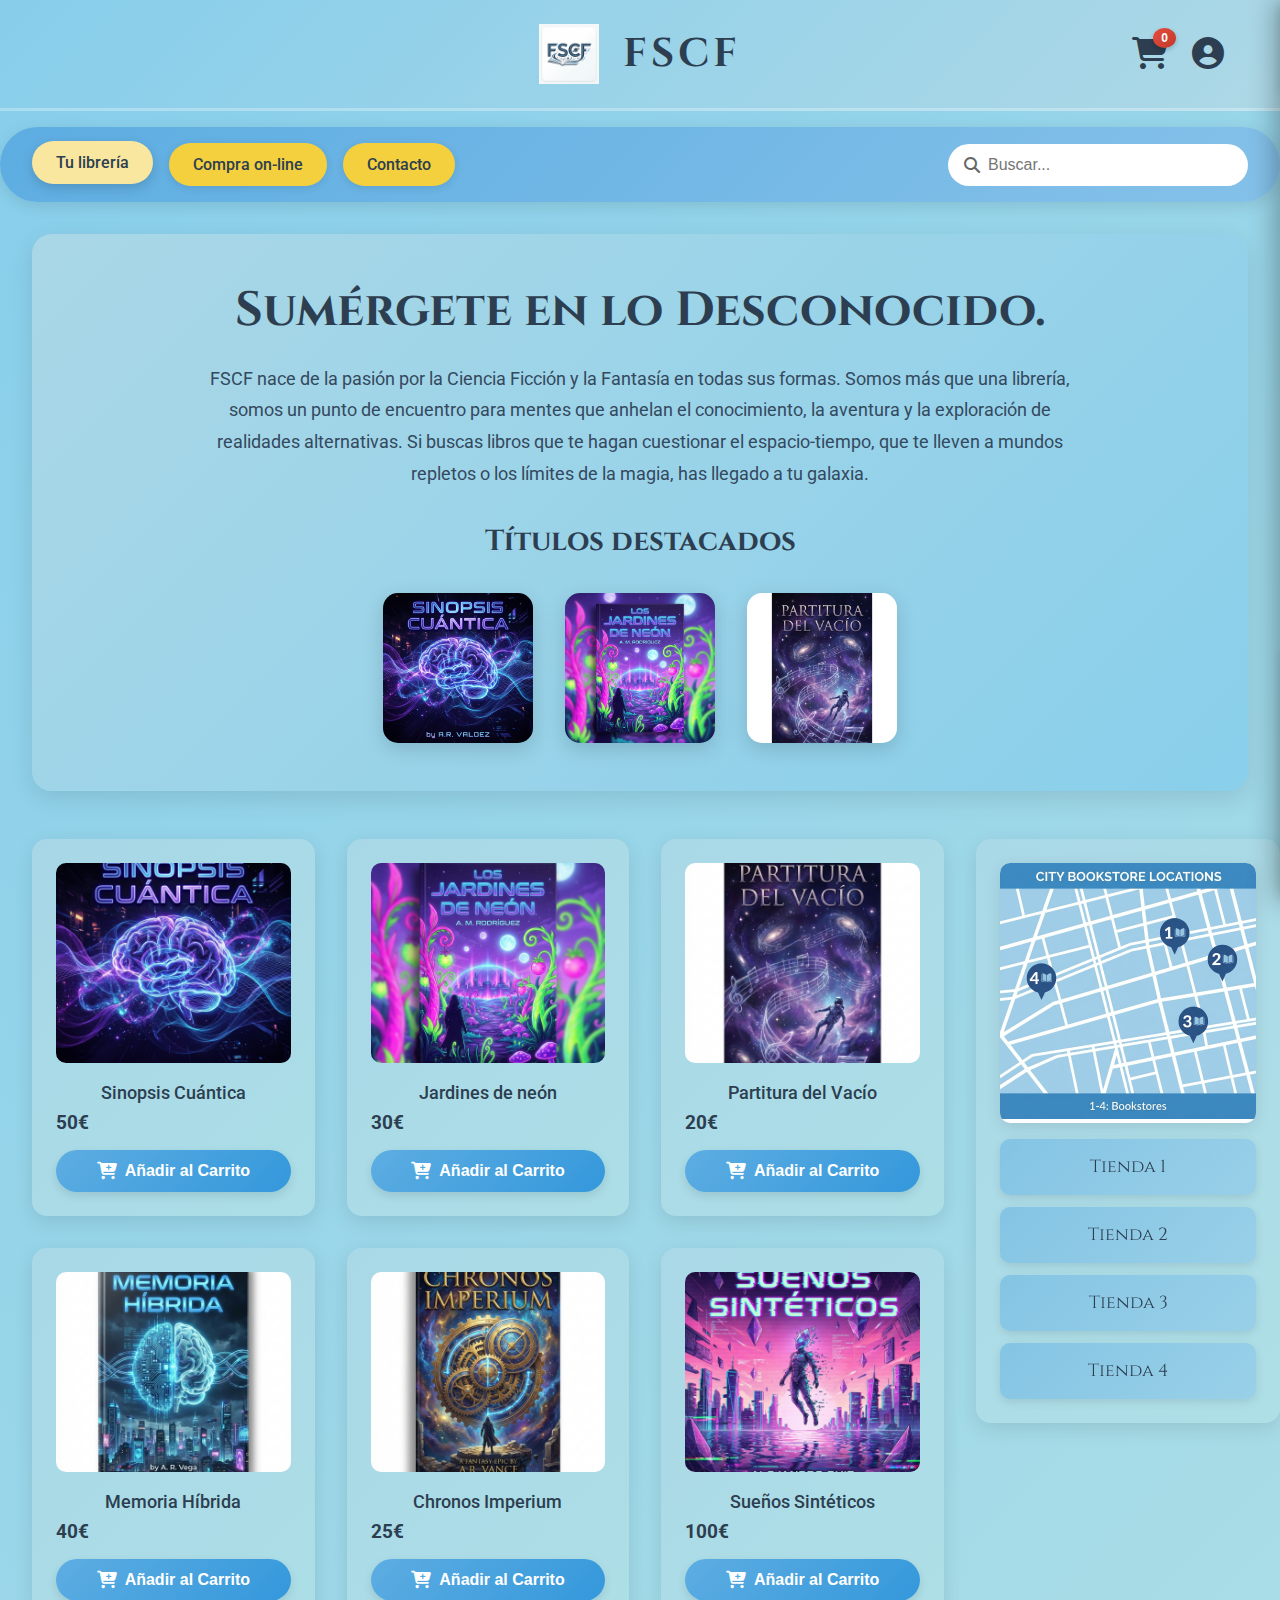
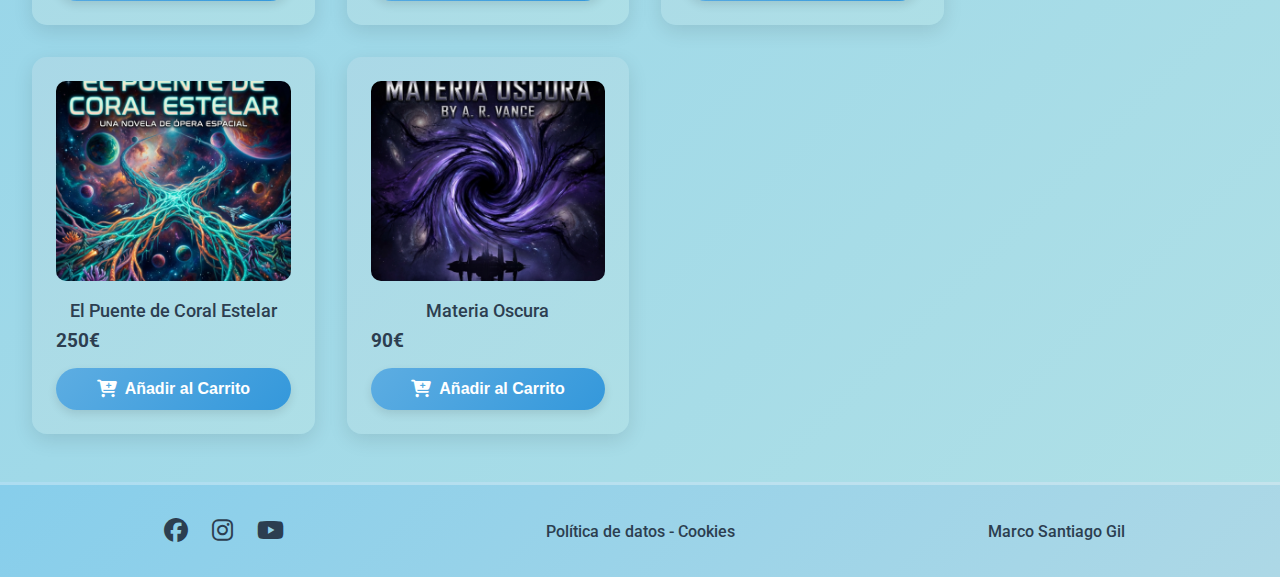
<file: milibreria/index.html>
<!DOCTYPE html>
<html lang="es">

<head>
    <meta charset="UTF-8">
    <meta name="viewport" content="width=device-width, initial-scale=1.0">
    <meta name="description"
        content="FSCF - Tu librería especializada en ciencia ficción y fantasía. Descubre títulos que te harán cuestionar el espacio-tiempo.">
    <title>FSCF - Mi Librería | Inicio</title>


    <link rel="preconnect" href="https://fonts.googleapis.com">
    <link rel="preconnect" href="https://fonts.gstatic.com" crossorigin>
    <link
        href="https://fonts.googleapis.com/css2?family=Cinzel:wght@400;600;700&family=Roboto:wght@300;400;500;700&display=swap"
        rel="stylesheet">


    <link rel="stylesheet" href="https://cdnjs.cloudflare.com/ajax/libs/font-awesome/6.4.0/css/all.min.css">


    <link rel="stylesheet" href="styles.css">
</head>

<body>

    <header>
        <div class="header-content">
            <img src="images/fscf-logo.png" alt="FSCF Logo" class="logo-image">
            <h1 class="logo">FSCF</h1>
            <div class="header-icons">
                <button class="cart-icon" id="cart-toggle" aria-label="Abrir carrito">
                    <i class="fas fa-shopping-cart"></i>
                    <span class="cart-badge" id="cart-badge">0</span>
                </button>
                <div class="user-icon">
                    <i class="fas fa-user-circle"></i>
                </div>
            </div>
        </div>
    </header>


    <nav>
        <div class="nav-content">
            <!-- Hamburger Menu Icon -->
            <button class="menu-toggle" id="menu-toggle" aria-label="Abrir menú">
                <i class="fas fa-bars"></i>
            </button>

            <!-- Navigation Menu -->
            <ul class="nav-menu" id="nav-menu">
                <li><a href="index.html" class="active">Tu librería</a></li>
                <li><a href="tienda.html">Compra on-line</a></li>
                <li><a href="#contacto">Contacto</a></li>
            </ul>

            <!-- Search Form -->
            <form class="search-form" id="search-form" role="search">
                <i class="fas fa-search"></i>
                <input type="search" placeholder="Buscar..." aria-label="Buscar libros">
            </form>
        </div>
    </nav>


    <main>

        <section class="hero-section">
            <h2 class="hero-title">Sumérgete en lo Desconocido.</h2>
            <p class="hero-description">
                FSCF nace de la pasión por la Ciencia Ficción y la Fantasía en todas sus formas. Somos más que una
                librería, somos un punto de encuentro para mentes que anhelan el conocimiento, la aventura y la
                exploración de realidades alternativas. Si buscas libros que te hagan cuestionar el espacio-tiempo, que
                te lleven a mundos repletos o los límites de la magia, has llegado a tu galaxia.
            </p>


            <h3 class="section-subtitle">Títulos destacados</h3>
            <div class="featured-books">
                <div class="featured-book">
                    <img src="images/book1.jpg" alt="Libro destacado 1">
                </div>
                <div class="featured-book">
                    <img src="images/book2.jpg" alt="Libro destacado 2">
                </div>
                <div class="featured-book">
                    <img src="images/book3.jpg" alt="Libro destacado 3">
                </div>
            </div>
        </section>


        <section class="products-section-with-sidebar">

            <div class="books-grid">

                <article class="product-card" data-id="1" data-name="Sinopsis Cuántica" data-price="50"
                    data-image="images/sinopsis-cuantica.jpg">
                    <img src="images/sinopsis-cuantica.jpg" alt="Sinopsis Cuántica">
                    <h3 class="product-title">Sinopsis Cuántica</h3>
                    <p class="product-price">50€</p>
                    <button class="add-to-cart-btn">
                        <i class="fas fa-cart-plus"></i>
                        Añadir al Carrito
                    </button>
                </article>


                <article class="product-card" data-id="2" data-name="Jardines de neón" data-price="30"
                    data-image="images/jardines-neon.jpg">
                    <img src="images/jardines-neon.jpg" alt="Los jardines de neón">
                    <h3 class="product-title">Jardines de neón</h3>
                    <p class="product-price">30€</p>
                    <button class="add-to-cart-btn">
                        <i class="fas fa-cart-plus"></i>
                        Añadir al Carrito
                    </button>
                </article>


                <article class="product-card" data-id="3" data-name="Partitura del Vacío" data-price="20"
                    data-image="images/partitura-vacio.jpg">
                    <img src="images/partitura-vacio.jpg" alt="Partitura del Vacío">
                    <h3 class="product-title">Partitura del Vacío</h3>
                    <p class="product-price">20€</p>
                    <button class="add-to-cart-btn">
                        <i class="fas fa-cart-plus"></i>
                        Añadir al Carrito
                    </button>
                </article>


                <article class="product-card" data-id="4" data-name="Memoria Híbrida" data-price="40"
                    data-image="images/memoria-hibrida.jpg">
                    <img src="images/memoria-hibrida.jpg" alt="Memoria Híbrida">
                    <h3 class="product-title">Memoria Híbrida</h3>
                    <p class="product-price">40€</p>
                    <button class="add-to-cart-btn">
                        <i class="fas fa-cart-plus"></i>
                        Añadir al Carrito
                    </button>
                </article>


                <article class="product-card" data-id="5" data-name="Chronos Imperium" data-price="25"
                    data-image="images/chronos-imperium.jpg">
                    <img src="images/chronos-imperium.jpg" alt="Chronos Imperium">
                    <h3 class="product-title">Chronos Imperium</h3>
                    <p class="product-price">25€</p>
                    <button class="add-to-cart-btn">
                        <i class="fas fa-cart-plus"></i>
                        Añadir al Carrito
                    </button>
                </article>


                <article class="product-card" data-id="6" data-name="Sueños Sintéticos" data-price="100"
                    data-image="images/suenos-sinteticos.jpg">
                    <img src="images/suenos-sinteticos.jpg" alt="Sueños Sintéticos">
                    <h3 class="product-title">Sueños Sintéticos</h3>
                    <p class="product-price">100€</p>
                    <button class="add-to-cart-btn">
                        <i class="fas fa-cart-plus"></i>
                        Añadir al Carrito
                    </button>
                </article>


                <article class="product-card" data-id="7" data-name="El Puente de Coral Estelar" data-price="250"
                    data-image="images/puente-coral.jpg">
                    <img src="images/puente-coral.jpg" alt="El Puente de Coral Estelar">
                    <h3 class="product-title">El Puente de Coral Estelar</h3>
                    <p class="product-price">250€</p>
                    <button class="add-to-cart-btn">
                        <i class="fas fa-cart-plus"></i>
                        Añadir al Carrito
                    </button>
                </article>


                <article class="product-card" data-id="8" data-name="Materia Oscura" data-price="90"
                    data-image="images/materia-oscura.jpg">
                    <img src="images/materia-oscura.jpg" alt="Materia Oscura">
                    <h3 class="product-title">Materia Oscura</h3>
                    <p class="product-price">90€</p>
                    <button class="add-to-cart-btn">
                        <i class="fas fa-cart-plus"></i>
                        Añadir al Carrito
                    </button>
                </article>
            </div>


            <aside class="map-stores-sidebar">
                <div class="sidebar-map">
                    <img src="images/map.jpg" alt="Mapa de ubicación de tiendas">
                </div>
                <div class="sidebar-stores">
                    <div class="sidebar-store-item">Tienda 1</div>
                    <div class="sidebar-store-item">Tienda 2</div>
                    <div class="sidebar-store-item">Tienda 3</div>
                    <div class="sidebar-store-item">Tienda 4</div>
                </div>
            </aside>
        </section>
    </main>


    <footer>
        <div class="footer-content">

            <div class="footer-column">
                <ul class="footer-links">
                    <li><a href="#"><i class="fab fa-facebook"></i></a></li>
                    <li><a href="#"><i class="fab fa-instagram"></i></a></li>
                    <li><a href="#"><i class="fab fa-youtube"></i></a></li>
                </ul>
            </div>


            <div class="footer-column">
                <p>Política de datos - Cookies</p>
            </div>


            <div class="footer-column">
                <p>Marco Santiago Gil</p>
            </div>
        </div>
    </footer>

    <!-- Shopping Cart Sidebar -->
    <div class="cart-sidebar" id="cart-sidebar">
        <div class="cart-header">
            <h2>
                <i class="fas fa-shopping-cart"></i>
                Mi Carrito
            </h2>
            <button class="cart-close" id="cart-close" aria-label="Cerrar carrito">
                <i class="fas fa-times"></i>
            </button>
        </div>

        <div class="cart-body" id="cart-body">
            <!-- Los productos se añadirán dinámicamente aquí -->
            <div class="cart-empty" id="cart-empty">
                <i class="fas fa-shopping-basket"></i>
                <p>Tu carrito está vacío</p>
                <p class="cart-empty-subtitle">¡Añade algunos libros!</p>
            </div>
        </div>

        <div class="cart-footer">
            <div class="cart-total">
                <span>Total:</span>
                <span class="cart-total-price" id="cart-total">0.00€</span>
            </div>
            <button class="cart-checkout-btn" id="cart-checkout">
                <i class="fas fa-credit-card"></i>
                Proceder al Pago
            </button>
            <button class="cart-clear-btn" id="cart-clear">
                <i class="fas fa-trash"></i>
                Vaciar Carrito
            </button>
        </div>
    </div>

    <!-- Cart Overlay -->
    <div class="cart-overlay" id="cart-overlay"></div>

    <!-- JavaScript -->
    <script src="cart.js"></script>
    <script src="shop.js"></script>
</body>

</html>
</file>
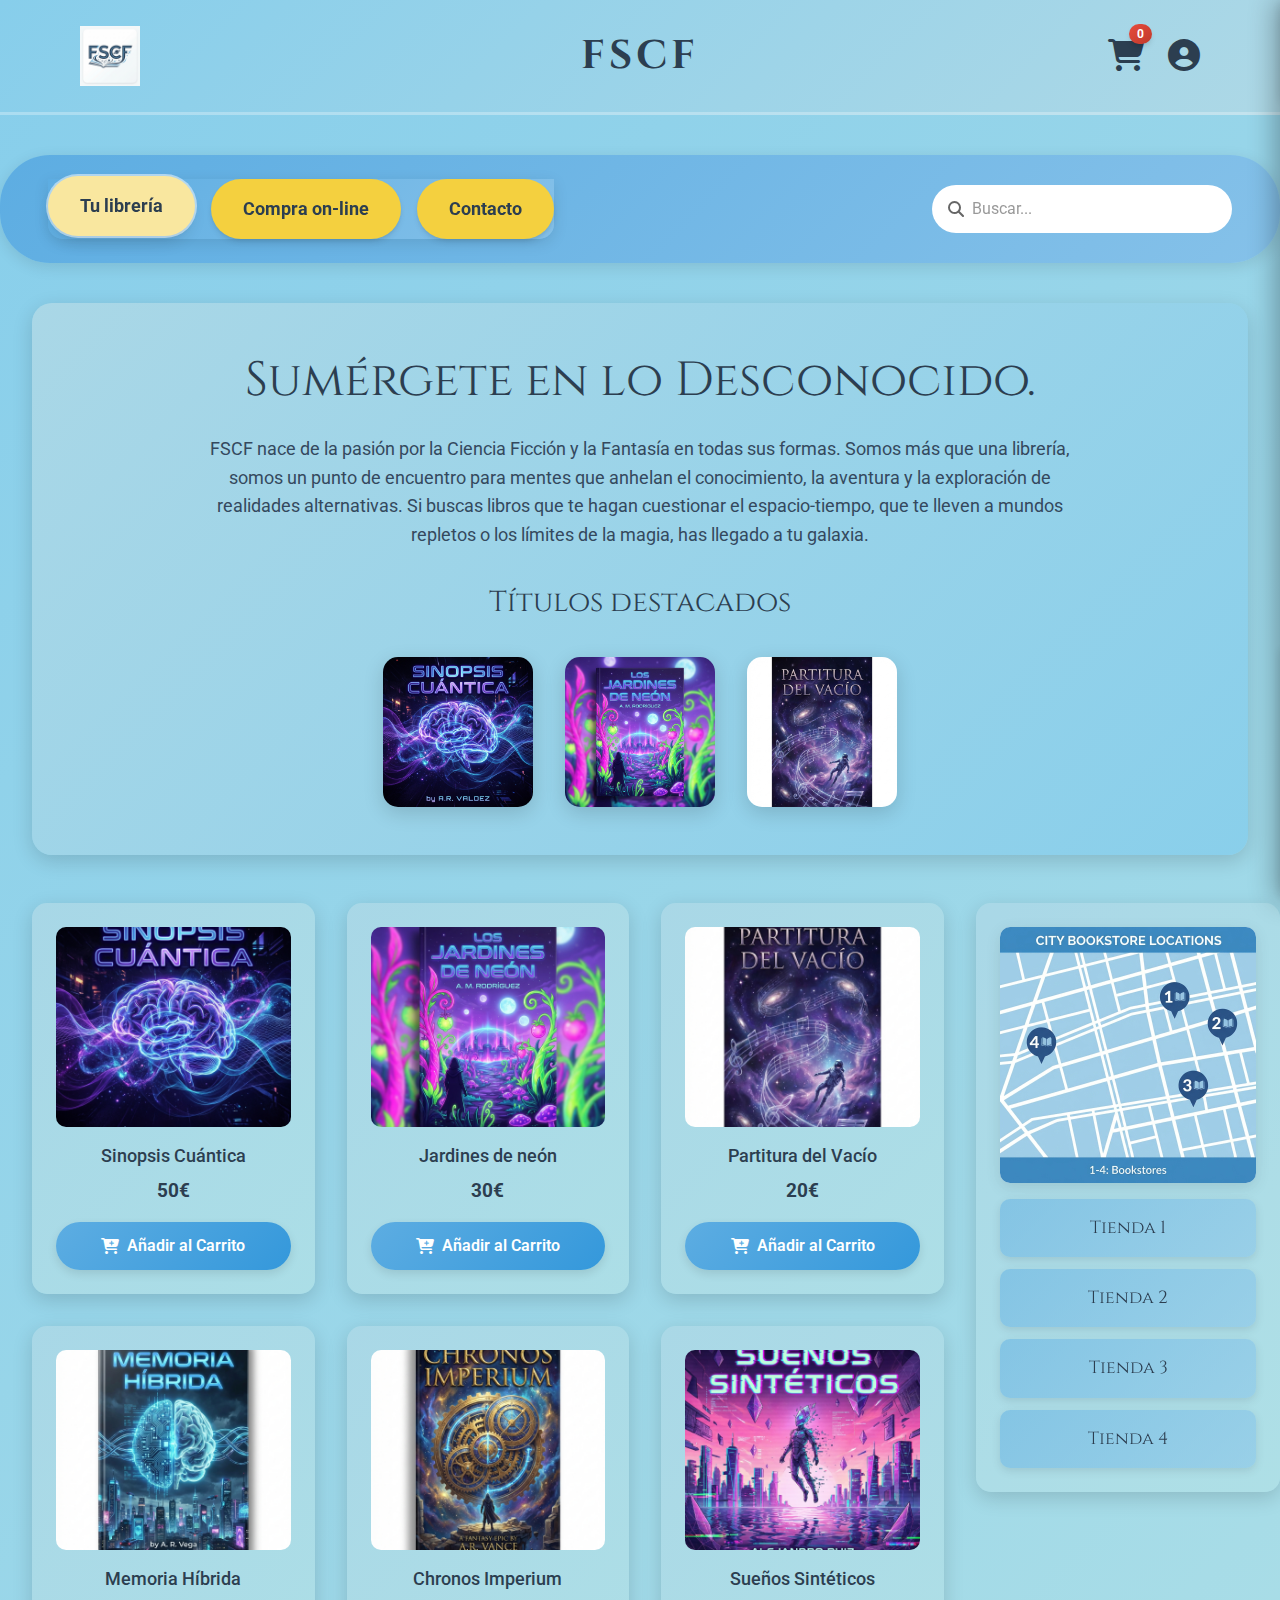
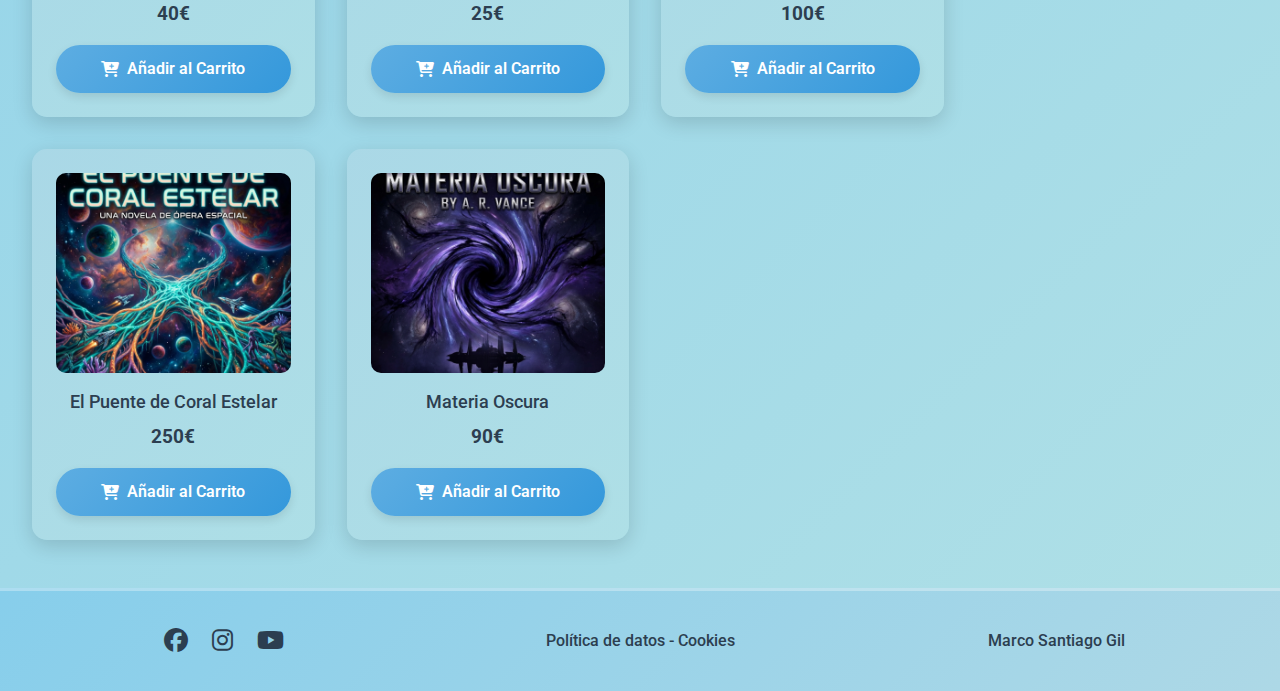
<file: milibreria_tailwind/index.html>
<!DOCTYPE html>
<html lang="es">

<head>
    <meta charset="UTF-8">
    <meta name="viewport" content="width=device-width, initial-scale=1.0">
    <meta name="description"
        content="FSCF - Tu librería especializada en ciencia ficción y fantasía. Descubre títulos que te harán cuestionar el espacio-tiempo.">
    <title>FSCF - Mi Librería | Inicio</title>


    <link rel="preconnect" href="https://fonts.googleapis.com">
    <link rel="preconnect" href="https://fonts.gstatic.com" crossorigin>
    <link
        href="https://fonts.googleapis.com/css2?family=Cinzel:wght@400;600;700&family=Roboto:wght@300;400;500;700&display=swap"
        rel="stylesheet">


    <link rel="stylesheet" href="https://cdnjs.cloudflare.com/ajax/libs/font-awesome/6.4.0/css/all.min.css">


    <link rel="stylesheet" href="tailwind.css">
</head>

<body>

    <header>
        <div class="header-content">
            <img src="images/fscf-logo.png" alt="FSCF Logo" class="logo-image">
            <h1 class="logo">FSCF</h1>
            <div class="header-icons">
                <button class="cart-icon" id="cart-toggle" aria-label="Abrir carrito">
                    <i class="fas fa-shopping-cart"></i>
                    <span class="cart-badge" id="cart-badge">0</span>
                </button>
                <div class="user-icon">
                    <i class="fas fa-user-circle"></i>
                </div>
            </div>
        </div>
    </header>


    <nav>
        <div class="nav-content">
            <!-- Hamburger Menu Icon -->
            <button class="menu-toggle" id="menu-toggle" aria-label="Abrir menú">
                <i class="fas fa-bars"></i>
            </button>

            <!-- Navigation Menu -->
            <ul class="nav-menu" id="nav-menu">
                <li><a href="index.html" class="active">Tu librería</a></li>
                <li><a href="tienda.html">Compra on-line</a></li>
                <li><a href="#contacto">Contacto</a></li>
            </ul>

            <!-- Search Form -->
            <form class="search-form" id="search-form" role="search">
                <i class="fas fa-search"></i>
                <input type="search" placeholder="Buscar..." aria-label="Buscar libros">
            </form>
        </div>
    </nav>


    <main>

        <section class="hero-section">
            <h2 class="hero-title">Sumérgete en lo Desconocido.</h2>
            <p class="hero-description">
                FSCF nace de la pasión por la Ciencia Ficción y la Fantasía en todas sus formas. Somos más que una
                librería, somos un punto de encuentro para mentes que anhelan el conocimiento, la aventura y la
                exploración de realidades alternativas. Si buscas libros que te hagan cuestionar el espacio-tiempo, que
                te lleven a mundos repletos o los límites de la magia, has llegado a tu galaxia.
            </p>


            <h3 class="section-subtitle">Títulos destacados</h3>
            <div class="featured-books">
                <div class="featured-book">
                    <img src="images/book1.jpg" alt="Libro destacado 1">
                </div>
                <div class="featured-book">
                    <img src="images/book2.jpg" alt="Libro destacado 2">
                </div>
                <div class="featured-book">
                    <img src="images/book3.jpg" alt="Libro destacado 3">
                </div>
            </div>
        </section>


        <section class="products-section-with-sidebar">

            <div class="books-grid">

                <article class="product-card" data-id="1" data-name="Sinopsis Cuántica" data-price="50"
                    data-image="images/sinopsis-cuantica.jpg">
                    <img src="images/sinopsis-cuantica.jpg" alt="Sinopsis Cuántica">
                    <h3 class="product-title">Sinopsis Cuántica</h3>
                    <p class="product-price">50€</p>
                    <button class="add-to-cart-btn">
                        <i class="fas fa-cart-plus"></i>
                        Añadir al Carrito
                    </button>
                </article>


                <article class="product-card" data-id="2" data-name="Jardines de neón" data-price="30"
                    data-image="images/jardines-neon.jpg">
                    <img src="images/jardines-neon.jpg" alt="Los jardines de neón">
                    <h3 class="product-title">Jardines de neón</h3>
                    <p class="product-price">30€</p>
                    <button class="add-to-cart-btn">
                        <i class="fas fa-cart-plus"></i>
                        Añadir al Carrito
                    </button>
                </article>


                <article class="product-card" data-id="3" data-name="Partitura del Vacío" data-price="20"
                    data-image="images/partitura-vacio.jpg">
                    <img src="images/partitura-vacio.jpg" alt="Partitura del Vacío">
                    <h3 class="product-title">Partitura del Vacío</h3>
                    <p class="product-price">20€</p>
                    <button class="add-to-cart-btn">
                        <i class="fas fa-cart-plus"></i>
                        Añadir al Carrito
                    </button>
                </article>


                <article class="product-card" data-id="4" data-name="Memoria Híbrida" data-price="40"
                    data-image="images/memoria-hibrida.jpg">
                    <img src="images/memoria-hibrida.jpg" alt="Memoria Híbrida">
                    <h3 class="product-title">Memoria Híbrida</h3>
                    <p class="product-price">40€</p>
                    <button class="add-to-cart-btn">
                        <i class="fas fa-cart-plus"></i>
                        Añadir al Carrito
                    </button>
                </article>


                <article class="product-card" data-id="5" data-name="Chronos Imperium" data-price="25"
                    data-image="images/chronos-imperium.jpg">
                    <img src="images/chronos-imperium.jpg" alt="Chronos Imperium">
                    <h3 class="product-title">Chronos Imperium</h3>
                    <p class="product-price">25€</p>
                    <button class="add-to-cart-btn">
                        <i class="fas fa-cart-plus"></i>
                        Añadir al Carrito
                    </button>
                </article>


                <article class="product-card" data-id="6" data-name="Sueños Sintéticos" data-price="100"
                    data-image="images/suenos-sinteticos.jpg">
                    <img src="images/suenos-sinteticos.jpg" alt="Sueños Sintéticos">
                    <h3 class="product-title">Sueños Sintéticos</h3>
                    <p class="product-price">100€</p>
                    <button class="add-to-cart-btn">
                        <i class="fas fa-cart-plus"></i>
                        Añadir al Carrito
                    </button>
                </article>


                <article class="product-card" data-id="7" data-name="El Puente de Coral Estelar" data-price="250"
                    data-image="images/puente-coral.jpg">
                    <img src="images/puente-coral.jpg" alt="El Puente de Coral Estelar">
                    <h3 class="product-title">El Puente de Coral Estelar</h3>
                    <p class="product-price">250€</p>
                    <button class="add-to-cart-btn">
                        <i class="fas fa-cart-plus"></i>
                        Añadir al Carrito
                    </button>
                </article>


                <article class="product-card" data-id="8" data-name="Materia Oscura" data-price="90"
                    data-image="images/materia-oscura.jpg">
                    <img src="images/materia-oscura.jpg" alt="Materia Oscura">
                    <h3 class="product-title">Materia Oscura</h3>
                    <p class="product-price">90€</p>
                    <button class="add-to-cart-btn">
                        <i class="fas fa-cart-plus"></i>
                        Añadir al Carrito
                    </button>
                </article>
            </div>


            <aside class="map-stores-sidebar">
                <div class="sidebar-map">
                    <img src="images/map.jpg" alt="Mapa de ubicación de tiendas">
                </div>
                <div class="sidebar-stores">
                    <div class="sidebar-store-item">Tienda 1</div>
                    <div class="sidebar-store-item">Tienda 2</div>
                    <div class="sidebar-store-item">Tienda 3</div>
                    <div class="sidebar-store-item">Tienda 4</div>
                </div>
            </aside>
        </section>
    </main>


    <footer>
        <div class="footer-content">

            <div class="footer-column">
                <ul class="footer-links">
                    <li><a href="#"><i class="fab fa-facebook"></i></a></li>
                    <li><a href="#"><i class="fab fa-instagram"></i></a></li>
                    <li><a href="#"><i class="fab fa-youtube"></i></a></li>
                </ul>
            </div>


            <div class="footer-column">
                <p>Política de datos - Cookies</p>
            </div>


            <div class="footer-column">
                <p>Marco Santiago Gil</p>
            </div>
        </div>
    </footer>

    <!-- Shopping Cart Sidebar -->
    <div class="cart-sidebar" id="cart-sidebar">
        <div class="cart-header">
            <h2>
                <i class="fas fa-shopping-cart"></i>
                Mi Carrito
            </h2>
            <button class="cart-close" id="cart-close" aria-label="Cerrar carrito">
                <i class="fas fa-times"></i>
            </button>
        </div>

        <div class="cart-body" id="cart-body">
            <!-- Los productos se añadirán dinámicamente aquí -->
            <div class="cart-empty" id="cart-empty">
                <i class="fas fa-shopping-basket"></i>
                <p>Tu carrito está vacío</p>
                <p class="cart-empty-subtitle">¡Añade algunos libros!</p>
            </div>
        </div>

        <div class="cart-footer">
            <div class="cart-total">
                <span>Total:</span>
                <span class="cart-total-price" id="cart-total">0.00€</span>
            </div>
            <button class="cart-checkout-btn" id="cart-checkout">
                <i class="fas fa-credit-card"></i>
                Proceder al Pago
            </button>
            <button class="cart-clear-btn" id="cart-clear">
                <i class="fas fa-trash"></i>
                Vaciar Carrito
            </button>
        </div>
    </div>

    <!-- Cart Overlay -->
    <div class="cart-overlay" id="cart-overlay"></div>

    <!-- JavaScript -->
    <script src="cart.js"></script>
    <script src="shop.js"></script>
</body>

</html>
</file>
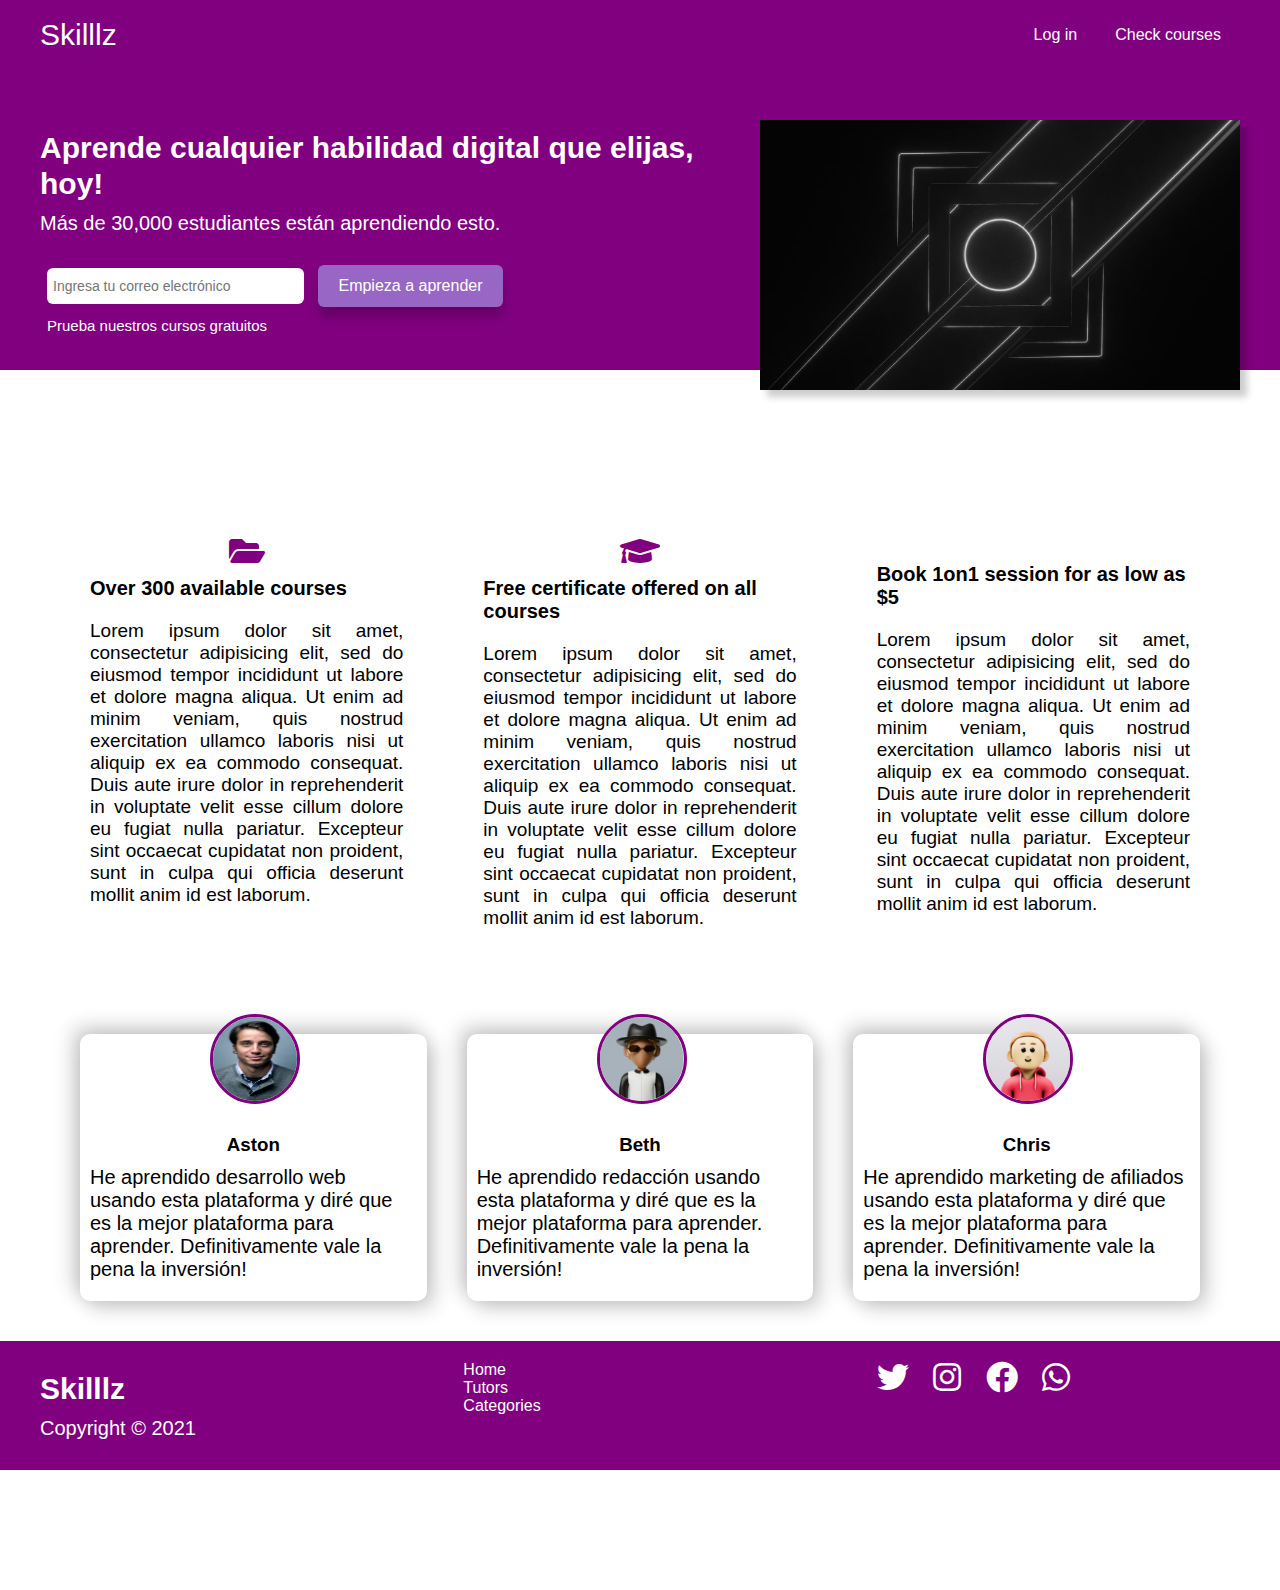
<file: Tutorial CSS Flexbox y CSS Grid/index.html>
<!doctype html>
<html lang="en">
  <head>
    <meta charset="UTF-8" />
    <meta name="viewport" content="width=device-width, initial-scale=1.0" />
    <meta http-equiv="X-UA-Compatible" content="ie=edge" />
    <title>Document</title>
    <link rel="stylesheet" href="./style.css" />
    <link
      rel="stylesheet"
      href="https://cdnjs.cloudflare.com/ajax/libs/font-awesome/5.15.4/css/all.min.css"
      integrity="sha512-1ycn6IcaQQ40/MKBW2W4Rhis/DbILU74C1vSrLJxCq57o941Ym01SwNsOMqvEBFlcgUa6xLiPY/NS5R+E6ztJQ=="
      crossorigin="anonymous"
      referrerpolicy="no-referrer"
    />
  </head>
  <body>
    <div class="navbar">
      <div class="container flex">
        <h1 class="logo">Skilllz</h1>
        <nav>
          <ul>
            <li class="nav"><a class="outline" href="">Log in</a></li>
            <li class="nav"><a href="" class="outline">Check courses</a></li>
          </ul>
        </nav>
      </div>
    </div>
    <section class="showcase">
      <div class="container">
        <div class="grid">
          <div class="grid-item-1">
            <div class="showcase-text">
                <h1>Aprende cualquier habilidad digital que elijas, hoy!</h1>
                <p class="supporting-text">
                  Más de 30,000 estudiantes están aprendiendo esto.
                </p>
            </div>
            <div class="showcase-form">
              <form action="">
                <input
                    type="email"
                    placeholder="Ingresa tu correo electrónico"
                />
                <input type="submit" class="btn" value="Empieza a aprender" />
              </form>
              <p class="little-info">Prueba nuestros cursos gratuitos</p>
            </div>
          </div>
          <div class="grid-item-2">
            <div class="image">
              <img src="./images/image1.png" alt="" />
            </div>
          </div>
        </div>
      </div>
    </section>
    <div class="lower-container container">
    <section class="stats">
      <div class="flex">
        <div class="stat">
            <i class="fa fa-folder-open fa-2x" aria-hidden="true"></i>
            <h3 class="title">Over 300 available courses</h3>
            <p class="text">Lorem ipsum dolor sit amet, consectetur adipisicing elit, sed do eiusmod tempor incididunt ut labore et dolore magna aliqua. Ut enim ad minim veniam, quis nostrud exercitation ullamco laboris nisi ut aliquip ex ea commodo consequat. Duis aute irure dolor in reprehenderit in voluptate velit esse cillum dolore eu fugiat nulla pariatur.
              Excepteur sint occaecat cupidatat non proident, sunt in culpa qui officia deserunt mollit anim id est laborum.</p>
        </div>
        <div class="stat">
            <i class="fa fa-graduation-cap fa-2x" aria-hidden="true"></i>
            <h3 class="title">Free certificate offered on all courses</h3>
            <p class="text">Lorem ipsum dolor sit amet, consectetur adipisicing elit, sed do eiusmod tempor incididunt ut labore et dolore magna aliqua. Ut enim ad minim veniam, quis nostrud exercitation ullamco laboris nisi ut aliquip ex ea commodo consequat. Duis aute irure dolor in reprehenderit in voluptate velit esse cillum dolore eu fugiat nulla pariatur.
              Excepteur sint occaecat cupidatat non proident, sunt in culpa qui officia deserunt mollit anim id est laborum.</p>
        </div>
        <div class="stat">
            <i class="fa fa-credit-card-alt fa-2x" aria-hidden="true"></i>
            <h3 class="title">Book 1on1 session for as low as $5</h3>
            <p class="text">Lorem ipsum dolor sit amet, consectetur adipisicing elit, sed do eiusmod tempor incididunt ut labore et dolore magna aliqua. Ut enim ad minim veniam, quis nostrud exercitation ullamco laboris nisi ut aliquip ex ea commodo consequat. Duis aute irure dolor in reprehenderit in voluptate velit esse cillum dolore eu fugiat nulla pariatur.
            Excepteur sint occaecat cupidatat non proident, sunt in culpa qui officia deserunt mollit anim id est laborum.</p>
        </div>
      </div>
    </section>
    <section class="testimonials">
      <div class="container">
        <div class="testimonial grid-3">
          <div class="card">
            <div class="circle">
              <img src="./images/image2.png" alt="">
            </div>
            <h3>Aston</h3>
            <p>He aprendido desarrollo web usando esta plataforma y diré que es la mejor plataforma para aprender. Definitivamente vale la pena la inversión!</p>
          </div>
          <div class="card">
            <div class="circle">
              <img src="./images/image3.png" alt="">
            </div>
            <h3>Beth</h3>
            <p>He aprendido redacción usando esta plataforma y diré que es la mejor plataforma para aprender. Definitivamente vale la pena la inversión!</p>
          </div>
          <div class="card">
            <div class="circle">
              <img src="./images/image4.png" alt="">
            </div>
            <h3>Chris</h3>
            <p>He aprendido marketing de afiliados usando esta plataforma y diré que es la mejor plataforma para aprender. Definitivamente vale la pena la inversión!</p>
          </div>
        </div>
      </div>
    </section>
    <footer>
      <div class="container grid-3">
        <div class="copyright">
          <h1>Skilllz</h1>
          <p>Copyright &copy; 2021</p>
        </div>
        <nav class="links">
          <ul>
            <li><a href="" class="outline">Home</a></li>
            <li><a href="" class="outline">Tutors</a></li>
            <li><a href="" class="outline">Categories</a></li>
          </ul>
        </nav>
        <div class="profiles">
          <a href=""><em class="fab fa-twitter fa-2x"></em></a>
          <a href=""><em class="fab fa-instagram fa-2x"></em></a>
          <a href=""><em class="fab fa-facebook fa-2x"></em></a>
          <a href=""><em class="fab fa-whatsapp fa-2x"></em></a>
        </div>
      </div>
    </footer>
  </body>
</html>
</file>
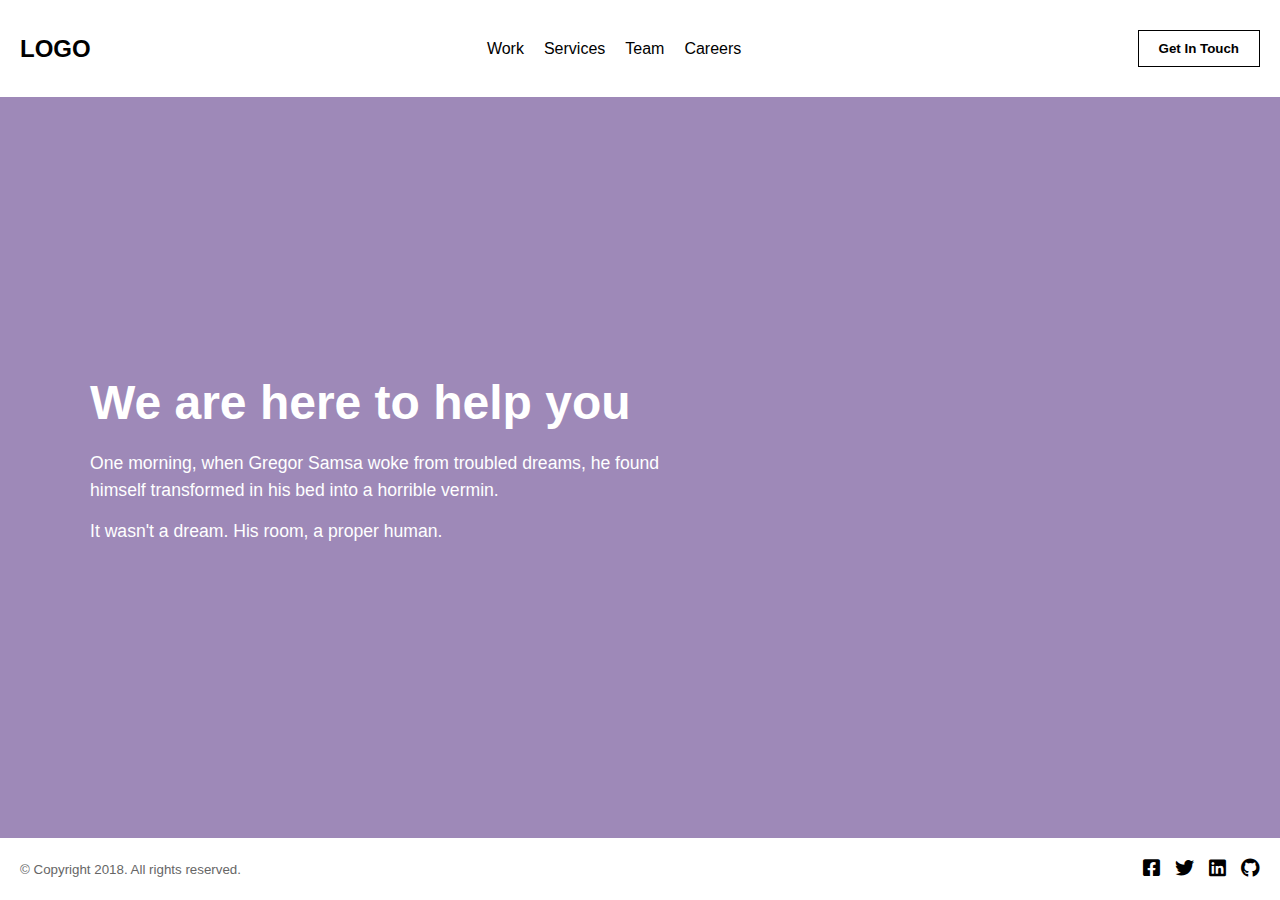
<file: Tutorial Flex/index.html>
<!DOCTYPE html>
<html lang="en">

<head>
    <meta charset="UTF-8">
    <meta name="viewport" content="width=device-width, initial-scale=1.0">
    <title>Document</title>
    <link rel="stylesheet" href="style.css" />
    <link rel="stylesheet" href="https://cdnjs.cloudflare.com/ajax/libs/font-awesome/5.15.3/css/all.min.css">
</head>

<body>
    <div class="wrapper">
        <header class="page-header">
            <nav>
                <h2 class="logo">
                    LOGO
                </h2>
                <ul>
                    <li>
                        <a href="#">Work</a>
                    </li>
                    <li>
                        <a href="#">Services</a>
                    </li>
                    <li>
                        <a href="#">Team</a>
                    </li>
                    <li>
                        <a href="#">Careers</a>
                    </li>
                </ul>
                <button class="cta-contact">
                    get in touch
                </button>
            </nav>
        </header>
        <main class="page-main">
            <div>
                <h1>We are here to help you</h1>
                <p>One morning, when Gregor Samsa woke from troubled dreams, he found himself transformed in his bed
                    into a horrible vermin.</p>
                <p>It wasn't a dream. His room, a proper human.</p>
            </div>
        </main>
        <footer class="page-footer">
            <small>
                &copy; Copyright 2018. All rights reserved.
            </small>
            <ul>
                <li>
                    <a href="#">
                        <i class="fab fa-facebook-square"></i>
                    </a>
                </li>
                <li>
                    <a href="#">
                        <i class="fab fa-twitter"></i>
                    </a>
                </li>
                <li>
                    <a href="#">
                        <i class="fab fa-linkedin"></i>
                    </a>
                </li>
                <li>
                    <a href="#">
                        <i class="fab fa-github"></i>
                    </a>
                </li>
            </ul>
        </footer>
    </div>
</body>

</html>
</file>
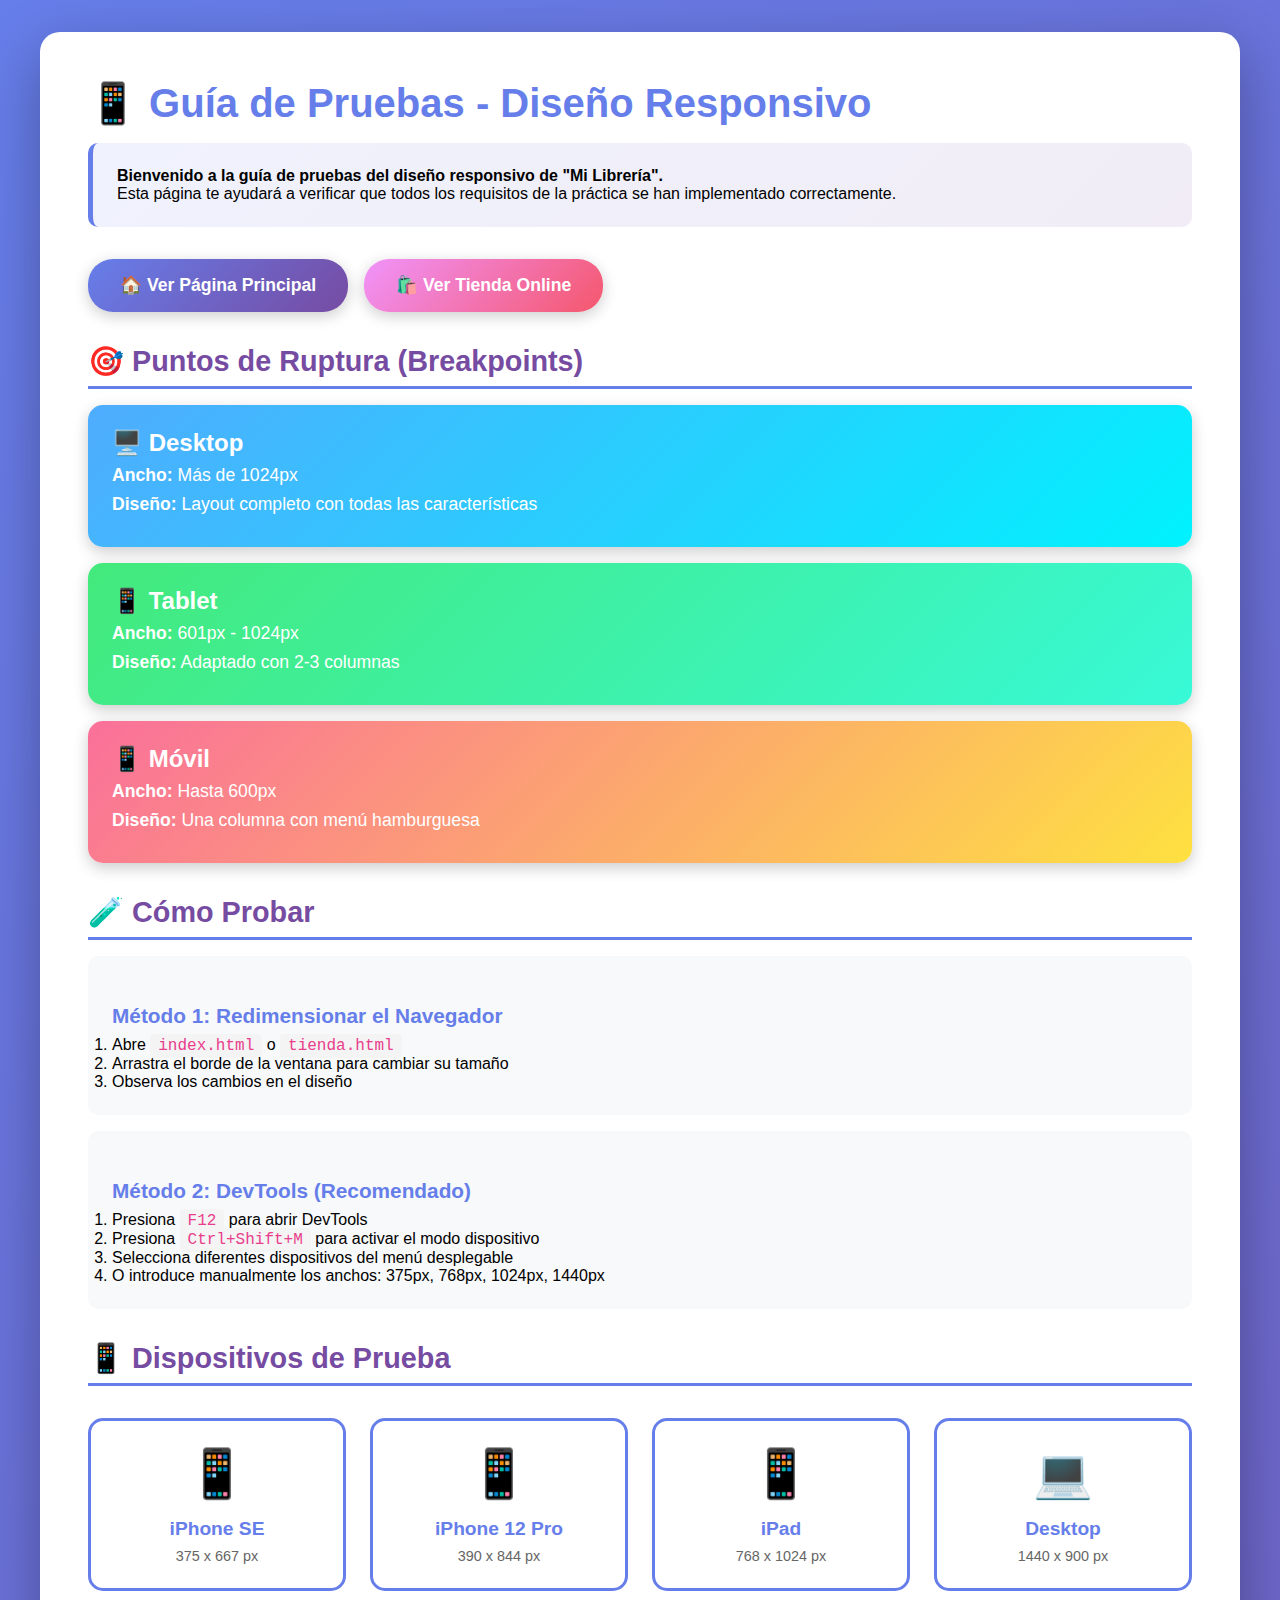
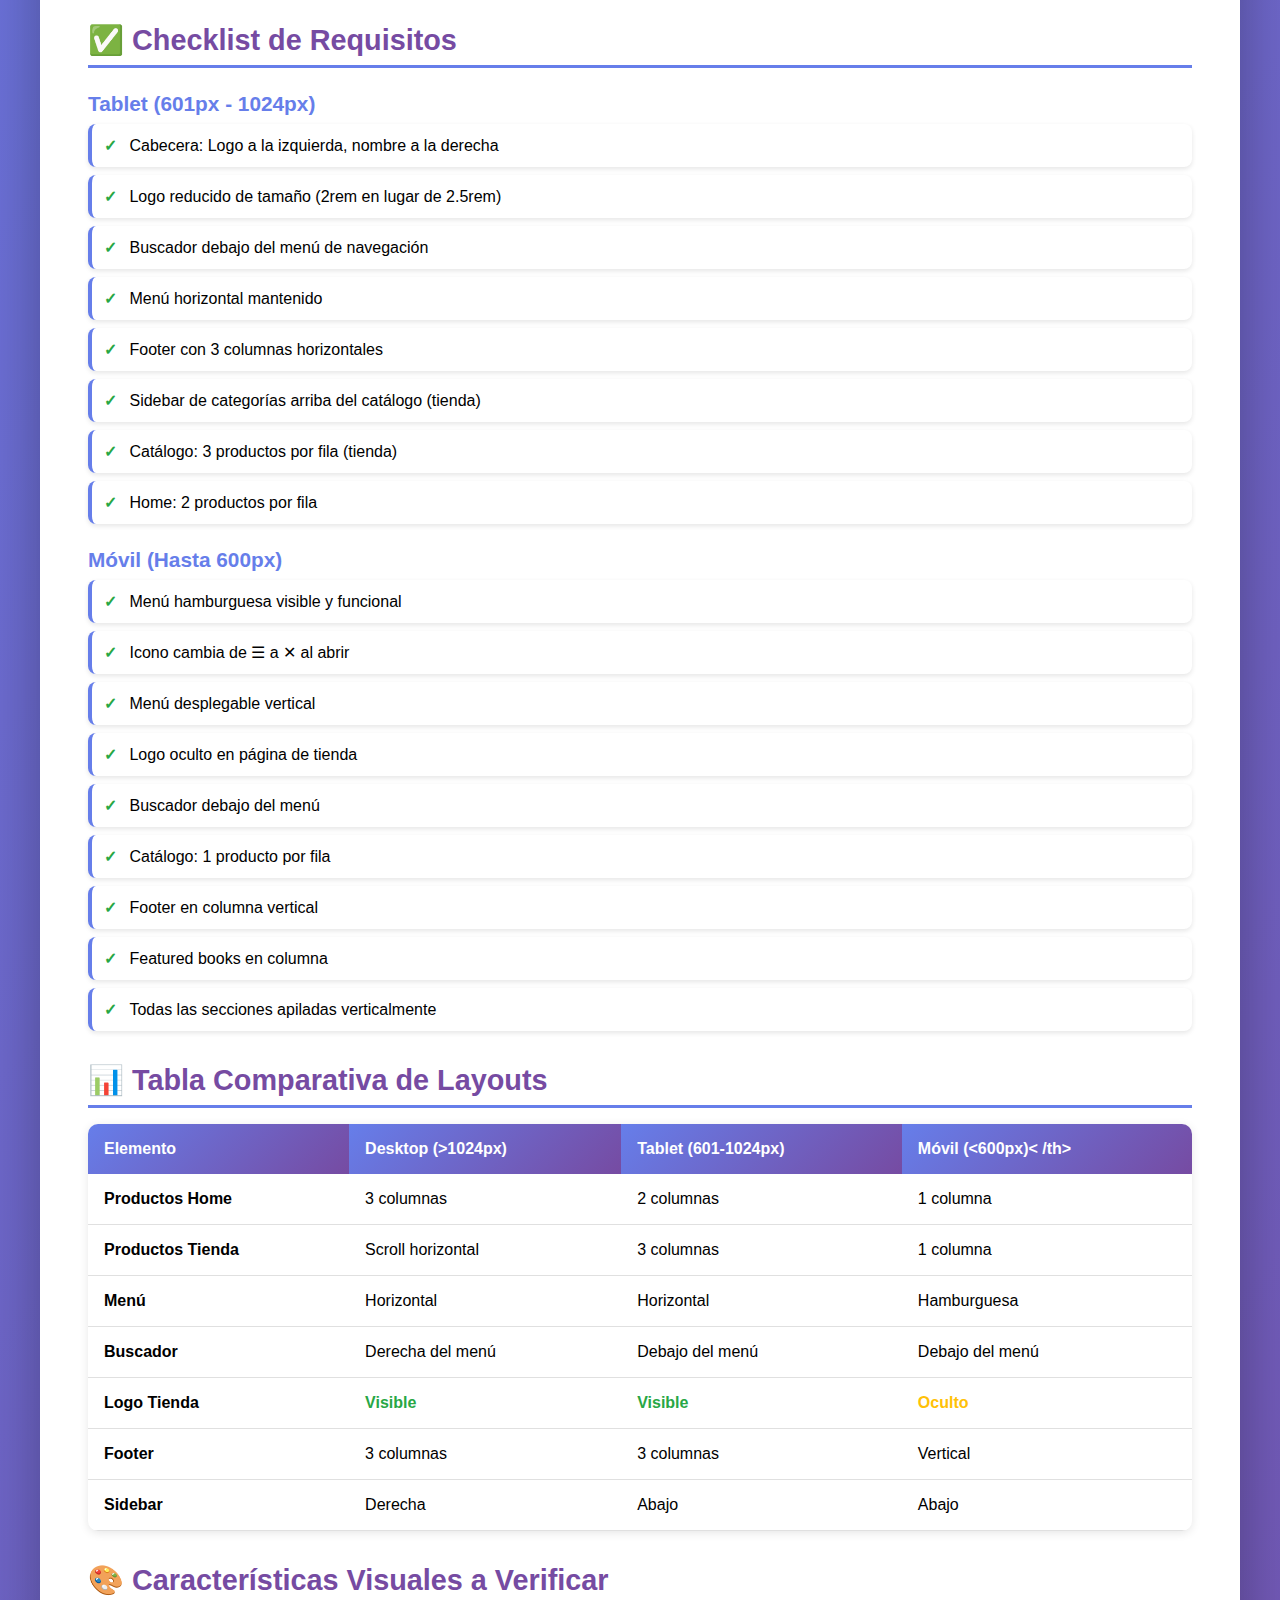
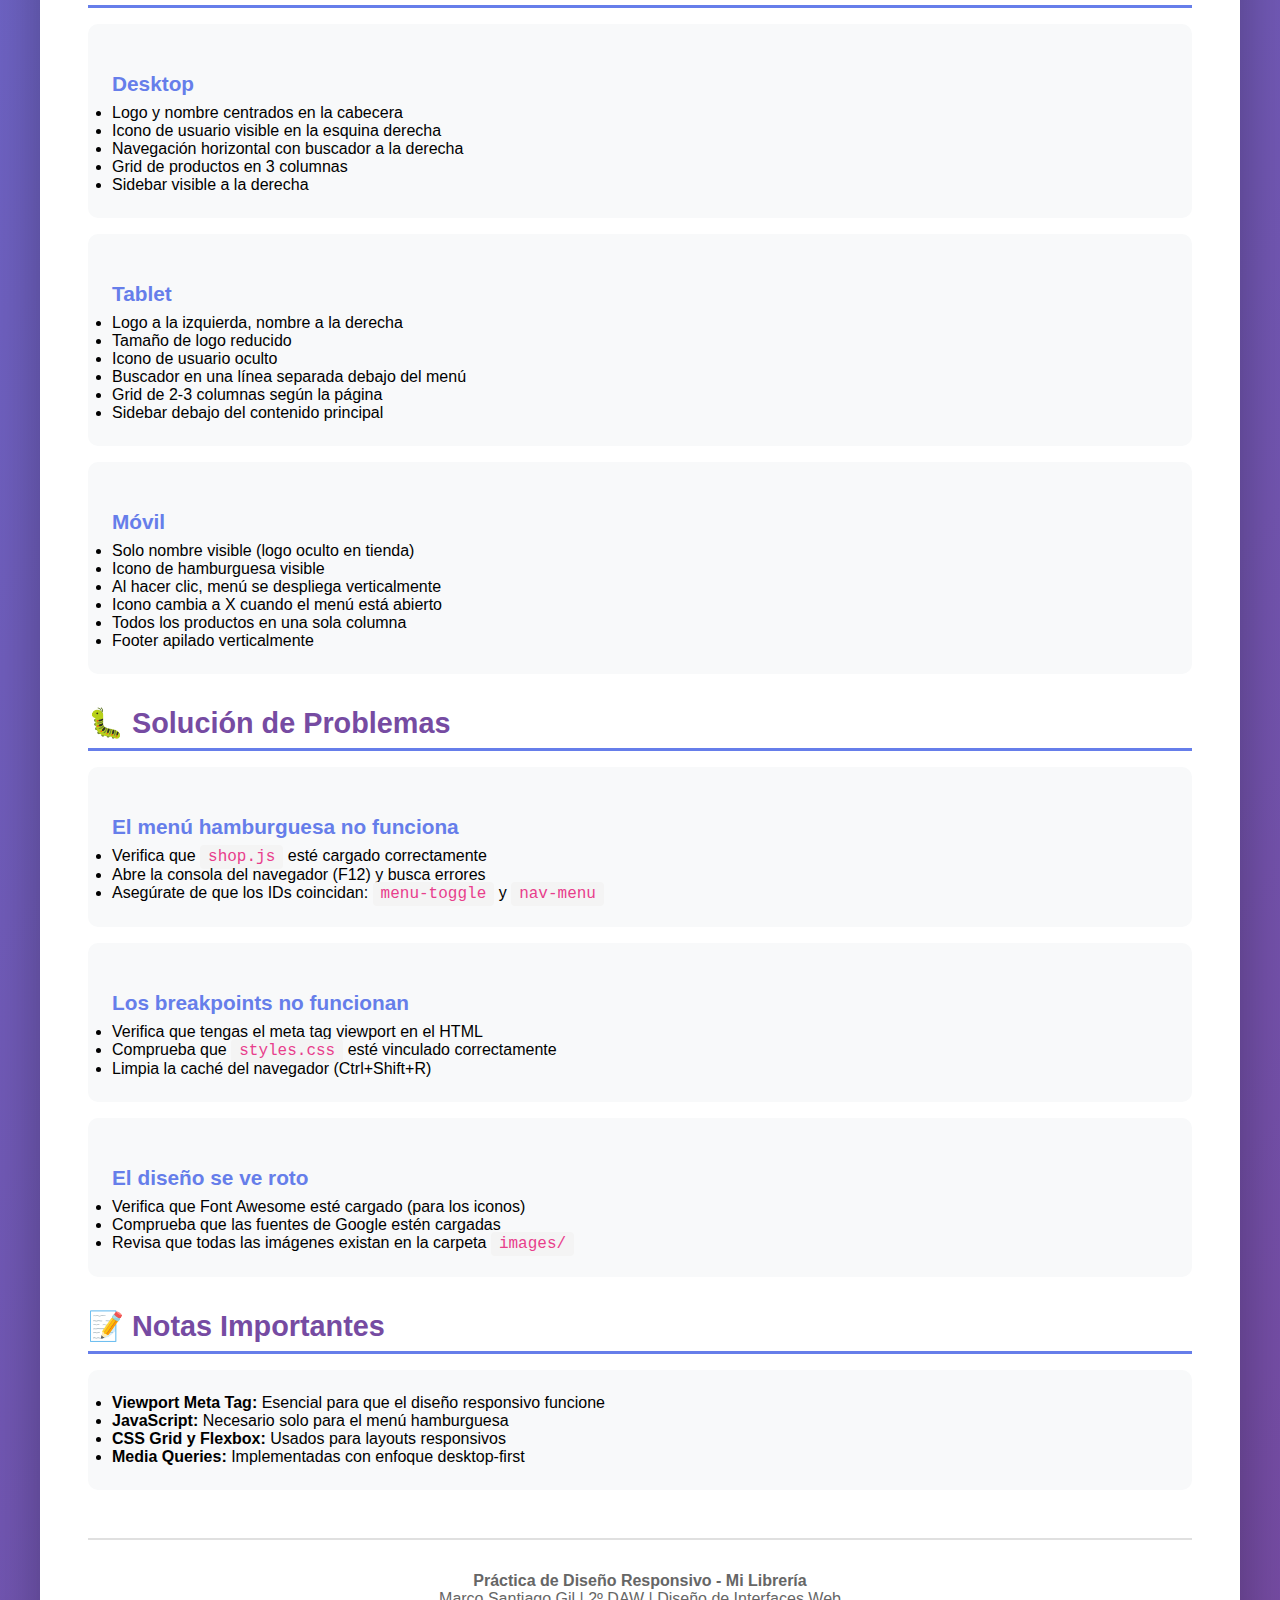
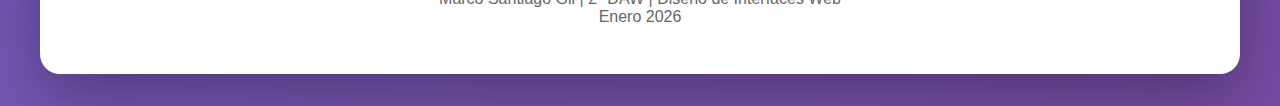
<file: milibreria/guia-pruebas.html>
<!DOCTYPE html>
<html lang="es">

<head>
    <meta charset="UTF-8">
    <meta name="viewport" content="width=device-width, initial-scale=1.0">
    <title>Guía de Pruebas - Diseño Responsivo</title>
    <style>
        * {
            margin: 0;
            padding: 0;
            box-sizing: border-box;
        }

        body {
            font-family: 'Segoe UI', Tahoma, Geneva, Verdana, sans-serif;
            background: linear-gradient(135deg, #667eea 0%, #764ba2 100%);
            padding: 2rem;
            min-height: 100vh;
        }

        .container {
            max-width: 1200px;
            margin: 0 auto;
            background: white;
            border-radius: 20px;
            padding: 3rem;
            box-shadow: 0 20px 60px rgba(0, 0, 0, 0.3);
        }

        h1 {
            color: #667eea;
            margin-bottom: 1rem;
            font-size: 2.5rem;
        }

        h2 {
            color: #764ba2;
            margin: 2rem 0 1rem;
            font-size: 1.8rem;
            border-bottom: 3px solid #667eea;
            padding-bottom: 0.5rem;
        }

        h3 {
            color: #667eea;
            margin: 1.5rem 0 0.5rem;
            font-size: 1.3rem;
        }

        .intro {
            background: linear-gradient(135deg, rgba(102, 126, 234, 0.1) 0%, rgba(118, 75, 162, 0.1) 100%);
            padding: 1.5rem;
            border-radius: 10px;
            margin-bottom: 2rem;
            border-left: 5px solid #667eea;
        }

        .breakpoint-card {
            background: linear-gradient(135deg, #f093fb 0%, #f5576c 100%);
            color: white;
            padding: 1.5rem;
            border-radius: 15px;
            margin: 1rem 0;
            box-shadow: 0 5px 15px rgba(0, 0, 0, 0.2);
        }

        .breakpoint-card h4 {
            font-size: 1.5rem;
            margin-bottom: 0.5rem;
        }

        .breakpoint-card p {
            margin: 0.5rem 0;
            font-size: 1.1rem;
        }

        .test-section {
            background: #f8f9fa;
            padding: 1.5rem;
            border-radius: 10px;
            margin: 1rem 0;
        }

        .checklist {
            list-style: none;
            padding: 0;
        }

        .checklist li {
            padding: 0.75rem;
            margin: 0.5rem 0;
            background: white;
            border-radius: 8px;
            border-left: 4px solid #667eea;
            box-shadow: 0 2px 5px rgba(0, 0, 0, 0.1);
        }

        .checklist li:before {
            content: "✓ ";
            color: #28a745;
            font-weight: bold;
            margin-right: 0.5rem;
        }

        .button-group {
            display: flex;
            gap: 1rem;
            margin: 2rem 0;
            flex-wrap: wrap;
        }

        .btn {
            padding: 1rem 2rem;
            border: none;
            border-radius: 25px;
            font-size: 1.1rem;
            font-weight: 600;
            cursor: pointer;
            transition: all 0.3s ease;
            text-decoration: none;
            display: inline-block;
            box-shadow: 0 4px 15px rgba(0, 0, 0, 0.2);
        }

        .btn-primary {
            background: linear-gradient(135deg, #667eea 0%, #764ba2 100%);
            color: white;
        }

        .btn-secondary {
            background: linear-gradient(135deg, #f093fb 0%, #f5576c 100%);
            color: white;
        }

        .btn:hover {
            transform: translateY(-3px);
            box-shadow: 0 6px 20px rgba(0, 0, 0, 0.3);
        }

        .device-preview {
            display: grid;
            grid-template-columns: repeat(auto-fit, minmax(250px, 1fr));
            gap: 1.5rem;
            margin: 2rem 0;
        }

        .device {
            background: white;
            border: 3px solid #667eea;
            border-radius: 15px;
            padding: 1.5rem;
            text-align: center;
            transition: all 0.3s ease;
        }

        .device:hover {
            transform: scale(1.05);
            box-shadow: 0 10px 30px rgba(102, 126, 234, 0.3);
        }

        .device-icon {
            font-size: 3rem;
            margin-bottom: 1rem;
        }

        .device-name {
            font-weight: 600;
            color: #667eea;
            font-size: 1.2rem;
            margin-bottom: 0.5rem;
        }

        .device-size {
            color: #666;
            font-size: 0.9rem;
        }

        table {
            width: 100%;
            border-collapse: collapse;
            margin: 1rem 0;
            background: white;
            border-radius: 10px;
            overflow: hidden;
            box-shadow: 0 2px 10px rgba(0, 0, 0, 0.1);
        }

        th {
            background: linear-gradient(135deg, #667eea 0%, #764ba2 100%);
            color: white;
            padding: 1rem;
            text-align: left;
            font-weight: 600;
        }

        td {
            padding: 1rem;
            border-bottom: 1px solid #e0e0e0;
        }

        tr:hover {
            background: #f8f9fa;
        }

        .status-ok {
            color: #28a745;
            font-weight: bold;
        }

        .status-check {
            color: #ffc107;
            font-weight: bold;
        }

        code {
            background: #f4f4f4;
            padding: 0.2rem 0.5rem;
            border-radius: 4px;
            font-family: 'Courier New', monospace;
            color: #e83e8c;
        }

        .footer {
            margin-top: 3rem;
            padding-top: 2rem;
            border-top: 2px solid #e0e0e0;
            text-align: center;
            color: #666;
        }
    </style>
</head>

<body>
    <div class="container">
        <h1>📱 Guía de Pruebas - Diseño Responsivo</h1>

        <div class="intro">
            <p><strong>Bienvenido a la guía de pruebas del diseño responsivo de "Mi Librería".</strong></p>
            <p>Esta página te ayudará a verificar que todos los requisitos de la práctica se han implementado
                correctamente.</p>
        </div>

        <div class="button-group">
            <a href="index.html" class="btn btn-primary">🏠 Ver Página Principal</a>
            <a href="tienda.html" class="btn btn-secondary">🛍️ Ver Tienda Online</a>
        </div>

        <h2>🎯 Puntos de Ruptura (Breakpoints)</h2>

        <div class="breakpoint-card" style="background: linear-gradient(135deg, #4facfe 0%, #00f2fe 100%);">
            <h4>🖥️ Desktop</h4>
            <p><strong>Ancho:</strong> Más de 1024px</p>
            <p><strong>Diseño:</strong> Layout completo con todas las características</p>
        </div>

        <div class="breakpoint-card" style="background: linear-gradient(135deg, #43e97b 0%, #38f9d7 100%);">
            <h4>📱 Tablet</h4>
            <p><strong>Ancho:</strong> 601px - 1024px</p>
            <p><strong>Diseño:</strong> Adaptado con 2-3 columnas</p>
        </div>

        <div class="breakpoint-card" style="background: linear-gradient(135deg, #fa709a 0%, #fee140 100%);">
            <h4>📱 Móvil</h4>
            <p><strong>Ancho:</strong> Hasta 600px</p>
            <p><strong>Diseño:</strong> Una columna con menú hamburguesa</p>
        </div>

        <h2>🧪 Cómo Probar</h2>

        <div class="test-section">
            <h3>Método 1: Redimensionar el Navegador</h3>
            <ol>
                <li>Abre <code>index.html</code> o <code>tienda.html</code></li>
                <li>Arrastra el borde de la ventana para cambiar su tamaño</li>
                <li>Observa los cambios en el diseño</li>
            </ol>
        </div>

        <div class="test-section">
            <h3>Método 2: DevTools (Recomendado)</h3>
            <ol>
                <li>Presiona <code>F12</code> para abrir DevTools</li>
                <li>Presiona <code>Ctrl+Shift+M</code> para activar el modo dispositivo</li>
                <li>Selecciona diferentes dispositivos del menú desplegable</li>
                <li>O introduce manualmente los anchos: 375px, 768px, 1024px, 1440px</li>
            </ol>
        </div>

        <h2>📱 Dispositivos de Prueba</h2>

        <div class="device-preview">
            <div class="device">
                <div class="device-icon">📱</div>
                <div class="device-name">iPhone SE</div>
                <div class="device-size">375 x 667 px</div>
            </div>
            <div class="device">
                <div class="device-icon">📱</div>
                <div class="device-name">iPhone 12 Pro</div>
                <div class="device-size">390 x 844 px</div>
            </div>
            <div class="device">
                <div class="device-icon">📱</div>
                <div class="device-name">iPad</div>
                <div class="device-size">768 x 1024 px</div>
            </div>
            <div class="device">
                <div class="device-icon">💻</div>
                <div class="device-name">Desktop</div>
                <div class="device-size">1440 x 900 px</div>
            </div>
        </div>

        <h2>✅ Checklist de Requisitos</h2>

        <h3>Tablet (601px - 1024px)</h3>
        <ul class="checklist">
            <li>Cabecera: Logo a la izquierda, nombre a la derecha</li>
            <li>Logo reducido de tamaño (2rem en lugar de 2.5rem)</li>
            <li>Buscador debajo del menú de navegación</li>
            <li>Menú horizontal mantenido</li>
            <li>Footer con 3 columnas horizontales</li>
            <li>Sidebar de categorías arriba del catálogo (tienda)</li>
            <li>Catálogo: 3 productos por fila (tienda)</li>
            <li>Home: 2 productos por fila</li>
        </ul>

        <h3>Móvil (Hasta 600px)</h3>
        <ul class="checklist">
            <li>Menú hamburguesa visible y funcional</li>
            <li>Icono cambia de ☰ a ✕ al abrir</li>
            <li>Menú desplegable vertical</li>
            <li>Logo oculto en página de tienda</li>
            <li>Buscador debajo del menú</li>
            <li>Catálogo: 1 producto por fila</li>
            <li>Footer en columna vertical</li>
            <li>Featured books en columna</li>
            <li>Todas las secciones apiladas verticalmente</li>
        </ul>

        <h2>📊 Tabla Comparativa de Layouts</h2>

        <table>
            <thead>
                <tr>
                    <th>Elemento</th>
                    <th>Desktop (>1024px)</th>
                    <th>Tablet (601-1024px)</th>
                    <th>Móvil (<600px)< /th>
                </tr>
            </thead>
            <tbody>
                <tr>
                    <td><strong>Productos Home</strong></td>
                    <td>3 columnas</td>
                    <td>2 columnas</td>
                    <td>1 columna</td>
                </tr>
                <tr>
                    <td><strong>Productos Tienda</strong></td>
                    <td>Scroll horizontal</td>
                    <td>3 columnas</td>
                    <td>1 columna</td>
                </tr>
                <tr>
                    <td><strong>Menú</strong></td>
                    <td>Horizontal</td>
                    <td>Horizontal</td>
                    <td>Hamburguesa</td>
                </tr>
                <tr>
                    <td><strong>Buscador</strong></td>
                    <td>Derecha del menú</td>
                    <td>Debajo del menú</td>
                    <td>Debajo del menú</td>
                </tr>
                <tr>
                    <td><strong>Logo Tienda</strong></td>
                    <td class="status-ok">Visible</td>
                    <td class="status-ok">Visible</td>
                    <td class="status-check">Oculto</td>
                </tr>
                <tr>
                    <td><strong>Footer</strong></td>
                    <td>3 columnas</td>
                    <td>3 columnas</td>
                    <td>Vertical</td>
                </tr>
                <tr>
                    <td><strong>Sidebar</strong></td>
                    <td>Derecha</td>
                    <td>Abajo</td>
                    <td>Abajo</td>
                </tr>
            </tbody>
        </table>

        <h2>🎨 Características Visuales a Verificar</h2>

        <div class="test-section">
            <h3>Desktop</h3>
            <ul>
                <li>Logo y nombre centrados en la cabecera</li>
                <li>Icono de usuario visible en la esquina derecha</li>
                <li>Navegación horizontal con buscador a la derecha</li>
                <li>Grid de productos en 3 columnas</li>
                <li>Sidebar visible a la derecha</li>
            </ul>
        </div>

        <div class="test-section">
            <h3>Tablet</h3>
            <ul>
                <li>Logo a la izquierda, nombre a la derecha</li>
                <li>Tamaño de logo reducido</li>
                <li>Icono de usuario oculto</li>
                <li>Buscador en una línea separada debajo del menú</li>
                <li>Grid de 2-3 columnas según la página</li>
                <li>Sidebar debajo del contenido principal</li>
            </ul>
        </div>

        <div class="test-section">
            <h3>Móvil</h3>
            <ul>
                <li>Solo nombre visible (logo oculto en tienda)</li>
                <li>Icono de hamburguesa visible</li>
                <li>Al hacer clic, menú se despliega verticalmente</li>
                <li>Icono cambia a X cuando el menú está abierto</li>
                <li>Todos los productos en una sola columna</li>
                <li>Footer apilado verticalmente</li>
            </ul>
        </div>

        <h2>🐛 Solución de Problemas</h2>

        <div class="test-section">
            <h3>El menú hamburguesa no funciona</h3>
            <ul>
                <li>Verifica que <code>shop.js</code> esté cargado correctamente</li>
                <li>Abre la consola del navegador (F12) y busca errores</li>
                <li>Asegúrate de que los IDs coincidan: <code>menu-toggle</code> y <code>nav-menu</code></li>
            </ul>
        </div>

        <div class="test-section">
            <h3>Los breakpoints no funcionan</h3>
            <ul>
                <li>Verifica que tengas el meta tag viewport en el HTML</li>
                <li>Comprueba que <code>styles.css</code> esté vinculado correctamente</li>
                <li>Limpia la caché del navegador (Ctrl+Shift+R)</li>
            </ul>
        </div>

        <div class="test-section">
            <h3>El diseño se ve roto</h3>
            <ul>
                <li>Verifica que Font Awesome esté cargado (para los iconos)</li>
                <li>Comprueba que las fuentes de Google estén cargadas</li>
                <li>Revisa que todas las imágenes existan en la carpeta <code>images/</code></li>
            </ul>
        </div>

        <h2>📝 Notas Importantes</h2>

        <div class="test-section">
            <ul>
                <li><strong>Viewport Meta Tag:</strong> Esencial para que el diseño responsivo funcione</li>
                <li><strong>JavaScript:</strong> Necesario solo para el menú hamburguesa</li>
                <li><strong>CSS Grid y Flexbox:</strong> Usados para layouts responsivos</li>
                <li><strong>Media Queries:</strong> Implementadas con enfoque desktop-first</li>
            </ul>
        </div>

        <div class="footer">
            <p><strong>Práctica de Diseño Responsivo - Mi Librería</strong></p>
            <p>Marco Santiago Gil | 2º DAW | Diseño de Interfaces Web</p>
            <p>Enero 2026</p>
        </div>
    </div>
</body>

</html>
</file>
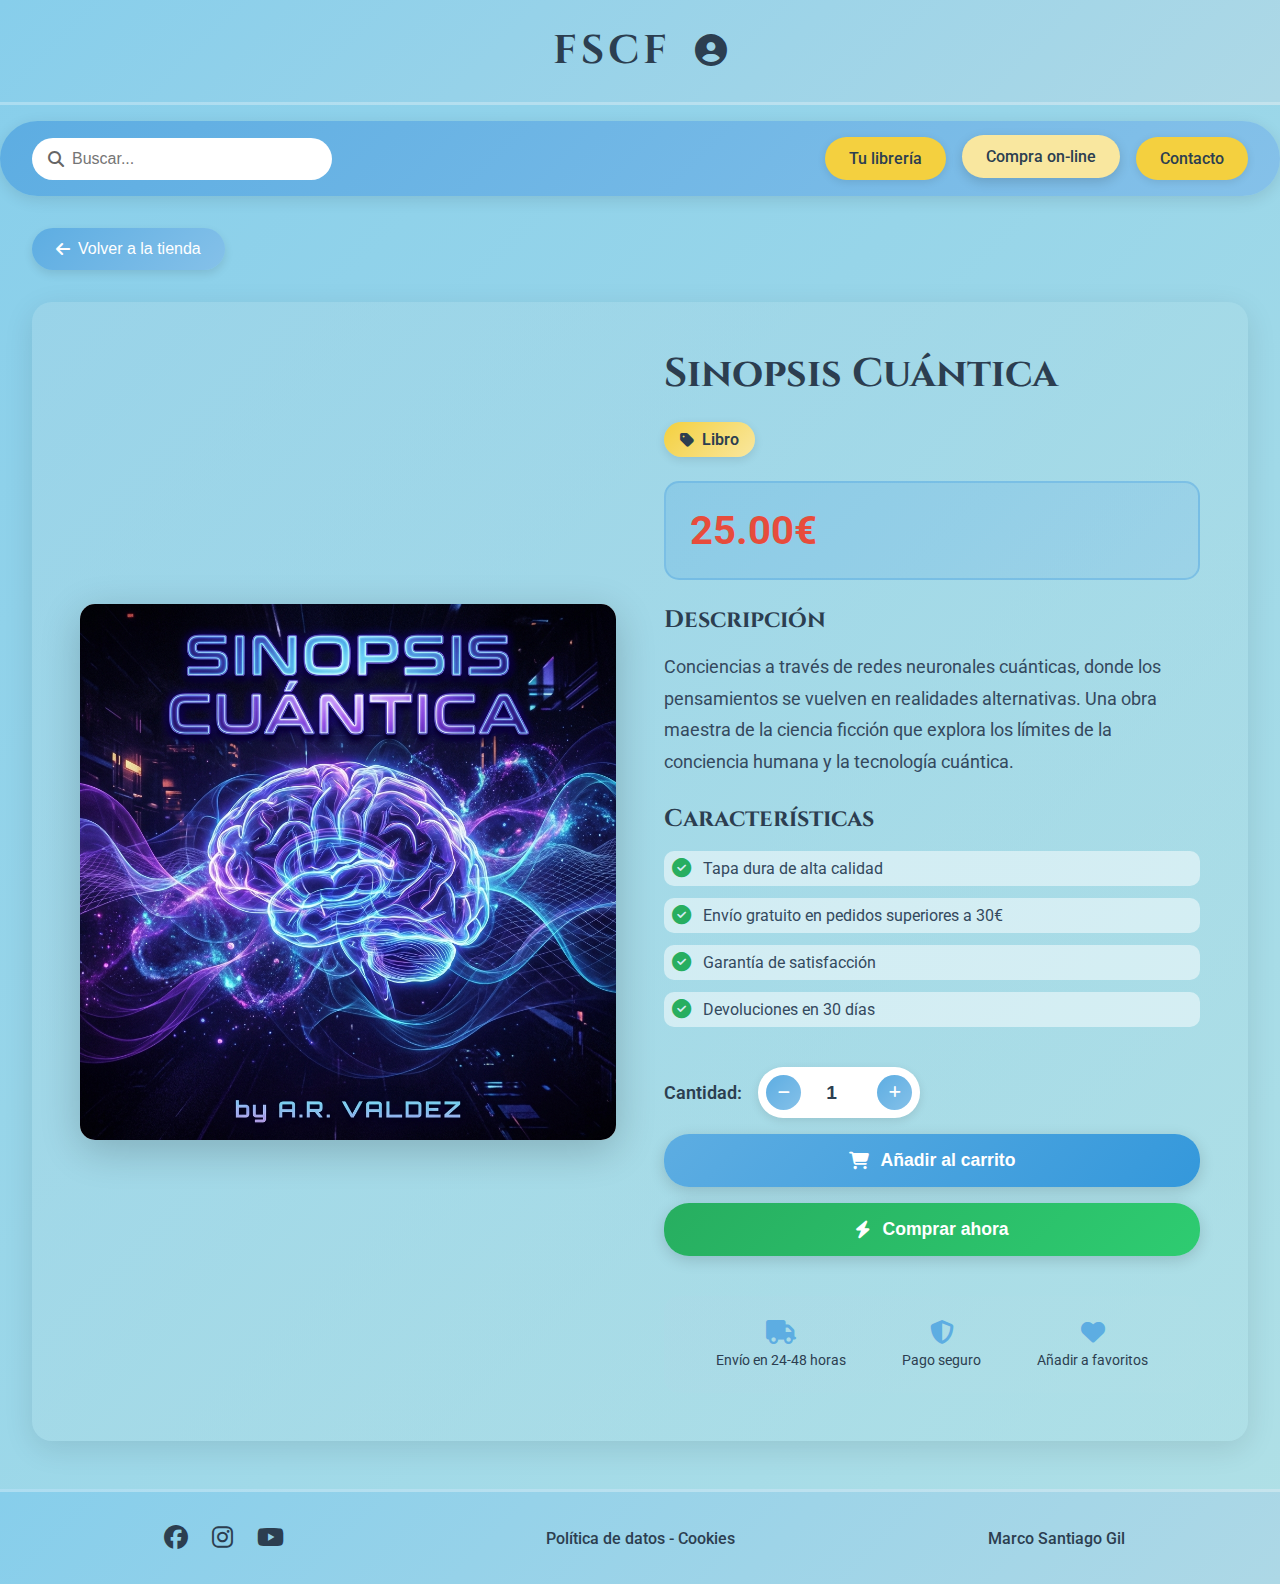
<file: milibreria/producto-detalle.html>
<!DOCTYPE html>
<html lang="es">

<head>
    <meta charset="UTF-8">
    <meta name="viewport" content="width=device-width, initial-scale=1.0">
    <meta name="description" content="Detalles del producto - FSCF Tienda Online">
    <title>FSCF - Detalles del Producto</title>

    <!-- Google Fonts -->
    <link rel="preconnect" href="https://fonts.googleapis.com">
    <link rel="preconnect" href="https://fonts.gstatic.com" crossorigin>
    <link
        href="https://fonts.googleapis.com/css2?family=Cinzel:wght@400;600;700&family=Roboto:wght@300;400;500;700&display=swap"
        rel="stylesheet">

    <!-- Font Awesome -->
    <link rel="stylesheet" href="https://cdnjs.cloudflare.com/ajax/libs/font-awesome/6.4.0/css/all.min.css">

    <!-- Custom CSS -->
    <link rel="stylesheet" href="styles.css">
</head>

<body>
    <!-- Header -->
    <header>
        <div class="header-content">
            <h1 class="logo">FSCF</h1>
            <div class="user-icon">
                <i class="fas fa-user-circle"></i>
            </div>
        </div>
    </header>

    <!-- Navigation -->
    <nav>
        <div class="nav-content">
            <!-- Search Form -->
            <form class="search-form" role="search">
                <i class="fas fa-search"></i>
                <input type="search" placeholder="Buscar..." aria-label="Buscar productos">
            </form>

            <!-- Navigation Menu -->
            <ul class="nav-menu">
                <li><a href="index.html">Tu librería</a></li>
                <li><a href="tienda.html" class="active">Compra on-line</a></li>
                <li><a href="#contacto">Contacto</a></li>
            </ul>
        </div>
    </nav>

    <!-- Main Content - Product Detail -->
    <main class="product-detail-main">
        <!-- Back Button -->
        <div class="back-navigation">
            <button onclick="history.back()" class="back-button">
                <i class="fas fa-arrow-left"></i> Volver a la tienda
            </button>
        </div>

        <!-- Product Detail Container -->
        <div class="product-detail-container">
            <!-- Product Image Section -->
            <div class="product-detail-image">
                <div class="image-wrapper">
                    <img id="product-image" src="images/sinopsis-cuantica.jpg" alt="Producto">
                    <span id="discount-badge" class="discount-badge" style="display: none;">-30%</span>
                </div>
            </div>

            <!-- Product Info Section -->
            <div class="product-detail-info">
                <h1 id="product-name" class="product-detail-title">Sinopsis Cuántica</h1>

                <div class="product-detail-category">
                    <i class="fas fa-tag"></i>
                    <span id="product-category">Libro</span>
                </div>

                <div class="product-detail-price-section">
                    <div id="price-container" class="price-display">
                        <span class="current-price" id="current-price">25.00€</span>
                    </div>
                </div>

                <div class="product-detail-description">
                    <h2>Descripción</h2>
                    <p id="product-description">
                        Conciencias a través de redes neuronales cuánticas, donde los pensamientos se vuelven en
                        realidades alternativas. Una obra maestra de la ciencia ficción que explora los límites de la
                        conciencia humana y la tecnología cuántica.
                    </p>
                </div>

                <div class="product-detail-features">
                    <h2>Características</h2>
                    <ul id="product-features">
                        <li><i class="fas fa-check-circle"></i> Alta calidad</li>
                        <li><i class="fas fa-check-circle"></i> Envío gratuito en pedidos superiores a 30€</li>
                        <li><i class="fas fa-check-circle"></i> Garantía de satisfacción</li>
                        <li><i class="fas fa-check-circle"></i> Devoluciones en 30 días</li>
                    </ul>
                </div>

                <div class="product-detail-actions">
                    <div class="quantity-selector">
                        <label for="quantity">Cantidad:</label>
                        <div class="quantity-controls">
                            <button type="button" class="quantity-btn" onclick="decreaseQuantity()">
                                <i class="fas fa-minus"></i>
                            </button>
                            <input type="number" id="quantity" value="1" min="1" max="10" readonly>
                            <button type="button" class="quantity-btn" onclick="increaseQuantity()">
                                <i class="fas fa-plus"></i>
                            </button>
                        </div>
                    </div>

                    <button class="add-to-cart-detail">
                        <i class="fas fa-shopping-cart"></i>
                        Añadir al carrito
                    </button>

                    <button class="buy-now-button">
                        <i class="fas fa-bolt"></i>
                        Comprar ahora
                    </button>
                </div>

                <div class="product-detail-meta">
                    <div class="meta-item">
                        <i class="fas fa-truck"></i>
                        <span>Envío en 24-48 horas</span>
                    </div>
                    <div class="meta-item">
                        <i class="fas fa-shield-alt"></i>
                        <span>Pago seguro</span>
                    </div>
                    <div class="meta-item">
                        <i class="fas fa-heart"></i>
                        <span>Añadir a favoritos</span>
                    </div>
                </div>
            </div>
        </div>
    </main>

    <!-- Footer -->
    <footer>
        <div class="footer-content">
            <!-- Column 1: Links -->
            <div class="footer-column">
                <ul class="footer-links">
                    <li><a href="#"><i class="fab fa-facebook"></i></a></li>
                    <li><a href="#"><i class="fab fa-instagram"></i></a></li>
                    <li><a href="#"><i class="fab fa-youtube"></i></a></li>
                </ul>
            </div>

            <!-- Column 2: Copyright -->
            <div class="footer-column">
                <p>Política de datos - Cookies</p>
            </div>

            <!-- Column 3: Social Media -->
            <div class="footer-column">
                <p>Marco Santiago Gil</p>
            </div>
        </div>
    </footer>

    <!-- Cart Notification -->
    <div id="cart-notification" class="cart-notification">
        <i class="fas fa-check-circle"></i>
        <span>Producto añadido al carrito</span>
    </div>

    <!-- JavaScript -->
    <script src="product-detail.js"></script>
</body>

</html>
</file>
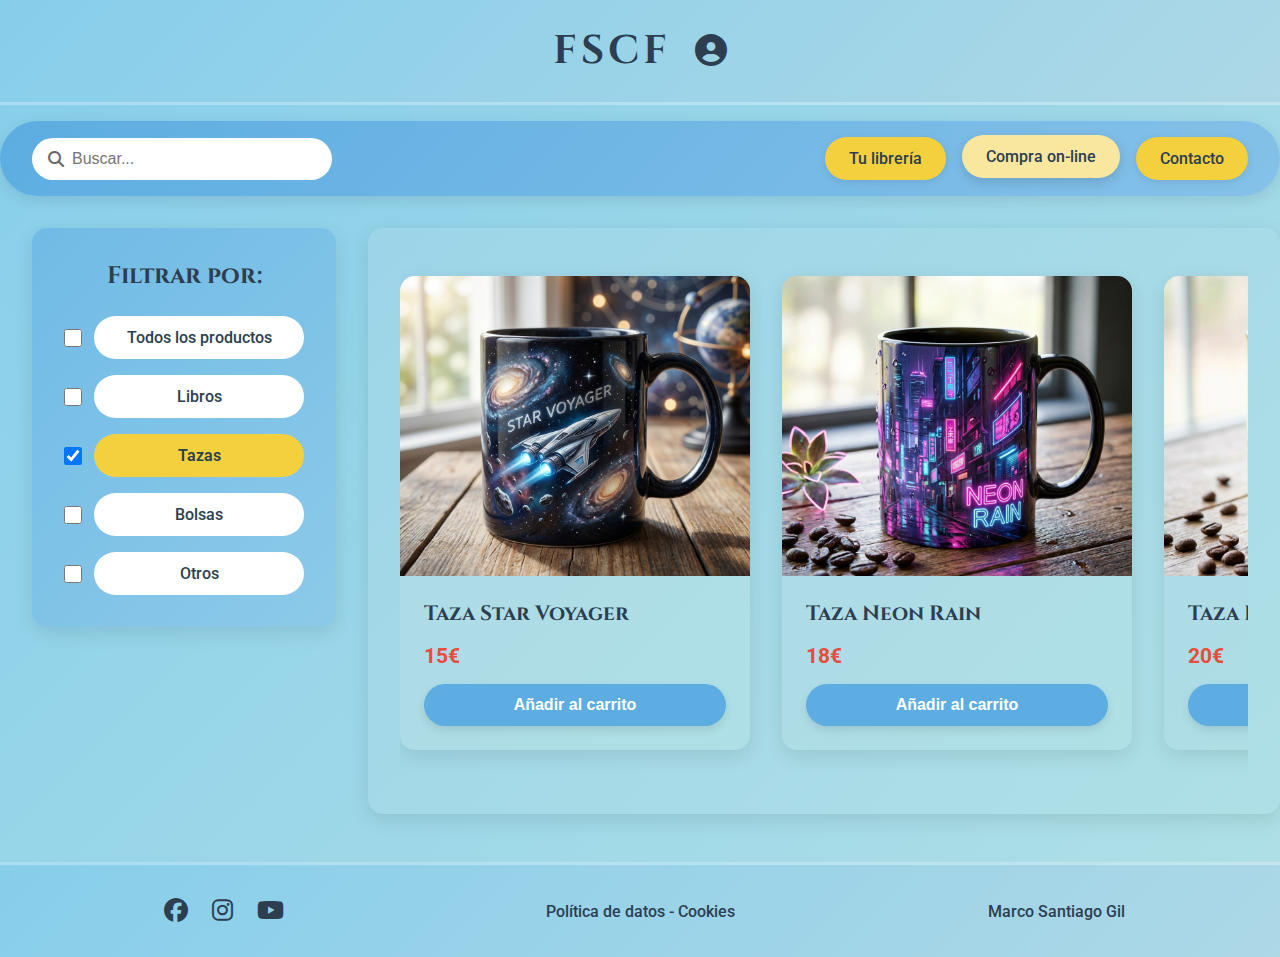
<file: milibreria/tazas.html>
<!DOCTYPE html>
<html lang="es">

<head>
    <meta charset="UTF-8">
    <meta name="viewport" content="width=device-width, initial-scale=1.0">
    <meta name="description"
        content="Tienda online FSCF - Explora nuestra colección de tazas de ciencia ficción y fantasía">
    <title>FSCF - Tazas | Tienda Online</title>

    <!-- Google Fonts -->
    <link rel="preconnect" href="https://fonts.googleapis.com">
    <link rel="preconnect" href="https://fonts.gstatic.com" crossorigin>
    <link
        href="https://fonts.googleapis.com/css2?family=Cinzel:wght@400;600;700&family=Roboto:wght@300;400;500;700&display=swap"
        rel="stylesheet">

    <!-- Font Awesome -->
    <link rel="stylesheet" href="https://cdnjs.cloudflare.com/ajax/libs/font-awesome/6.4.0/css/all.min.css">

    <!-- Custom CSS -->
    <link rel="stylesheet" href="styles.css">
</head>

<body class="shop-page">
    <!-- Header -->
    <header>
        <div class="header-content">
            <h1 class="logo">FSCF</h1>
            <div class="user-icon">
                <i class="fas fa-user-circle"></i>
            </div>
        </div>
    </header>

    <!-- Navigation -->
    <nav>
        <div class="nav-content">
            <!-- Search Form -->
            <form class="search-form" role="search">
                <i class="fas fa-search"></i>
                <input type="search" placeholder="Buscar..." aria-label="Buscar productos">
            </form>

            <!-- Navigation Menu -->
            <ul class="nav-menu">
                <li><a href="index.html">Tu librería</a></li>
                <li><a href="tienda.html" class="active">Compra on-line</a></li>
                <li><a href="#contacto">Contacto</a></li>
            </ul>
        </div>
    </nav>

    <!-- Main Content -->
    <main class="shop-main">
        <!-- Categories Sidebar -->
        <aside class="categories-sidebar">
            <h2 class="sidebar-title">Filtrar por:</h2>
            <form class="filter-form">
                <div class="filter-group">
                    <label class="filter-option">
                        <input type="checkbox" name="category" value="all">
                        <span class="filter-label">Todos los productos</span>
                    </label>
                    <label class="filter-option">
                        <input type="checkbox" name="category" value="libros">
                        <span class="filter-label">Libros</span>
                    </label>
                    <label class="filter-option">
                        <input type="checkbox" name="category" value="tazas" checked>
                        <span class="filter-label highlight">Tazas</span>
                    </label>
                    <label class="filter-option">
                        <input type="checkbox" name="category" value="bolsas">
                        <span class="filter-label">Bolsas</span>
                    </label>
                    <label class="filter-option">
                        <input type="checkbox" name="category" value="otros">
                        <span class="filter-label">Otros</span>
                    </label>
                </div>
            </form>
        </aside>

        <!-- Products Grid -->
        <section class="shop-products">
            <div class="shop-products-grid mugs-grid">
                <!-- Mug 1: Star Voyager -->
                <article class="shop-product-card mug-card" data-category="tazas">
                    <div class="product-image-wrapper">
                        <img src="images/taza_star_voyager.png" alt="Taza Star Voyager">
                    </div>
                    <div class="product-info">
                        <h3 class="product-name">Taza Star Voyager</h3>
                        <p class="product-price">
                            <span class="sale-price">15€</span>
                        </p>
                        <button class="add-to-cart">Añadir al carrito</button>
                    </div>
                </article>

                <!-- Mug 2: Neon Rain -->
                <article class="shop-product-card mug-card" data-category="tazas">
                    <div class="product-image-wrapper">
                        <img src="images/taza_neon_rain.png" alt="Taza Neon Rain">
                    </div>
                    <div class="product-info">
                        <h3 class="product-name">Taza Neon Rain</h3>
                        <p class="product-price">
                            <span class="sale-price">18€</span>
                        </p>
                        <button class="add-to-cart">Añadir al carrito</button>
                    </div>
                </article>

                <!-- Mug 3: Dragon's Peak -->
                <article class="shop-product-card mug-card" data-category="tazas">
                    <div class="product-image-wrapper">
                        <img src="images/taza_dragons_peak.png" alt="Taza Dragon's Peak">
                    </div>
                    <div class="product-info">
                        <h3 class="product-name">Taza Dragon's Peak</h3>
                        <p class="product-price">
                            <span class="sale-price">20€</span>
                        </p>
                        <button class="add-to-cart">Añadir al carrito</button>
                    </div>
                </article>
            </div>
        </section>
    </main>

    <!-- Footer -->
    <footer>
        <div class="footer-content">
            <!-- Column 1: Links -->
            <div class="footer-column">
                <ul class="footer-links">
                    <li><a href="#"><i class="fab fa-facebook"></i></a></li>
                    <li><a href="#"><i class="fab fa-instagram"></i></a></li>
                    <li><a href="#"><i class="fab fa-youtube"></i></a></li>
                </ul>
            </div>

            <!-- Column 2: Copyright -->
            <div class="footer-column">
                <p>Política de datos - Cookies</p>
            </div>

            <!-- Column 3: Social Media -->
            <div class="footer-column">
                <p>Marco Santiago Gil</p>
            </div>
        </div>
    </footer>

    <!-- Cart Notification -->
    <div id="cart-notification" class="cart-notification">
        <i class="fas fa-check-circle"></i>
        <span>Producto añadido al carrito</span>
    </div>

    <!-- JavaScript -->
    <script src="shop.js"></script>
</body>

</html>
</file>
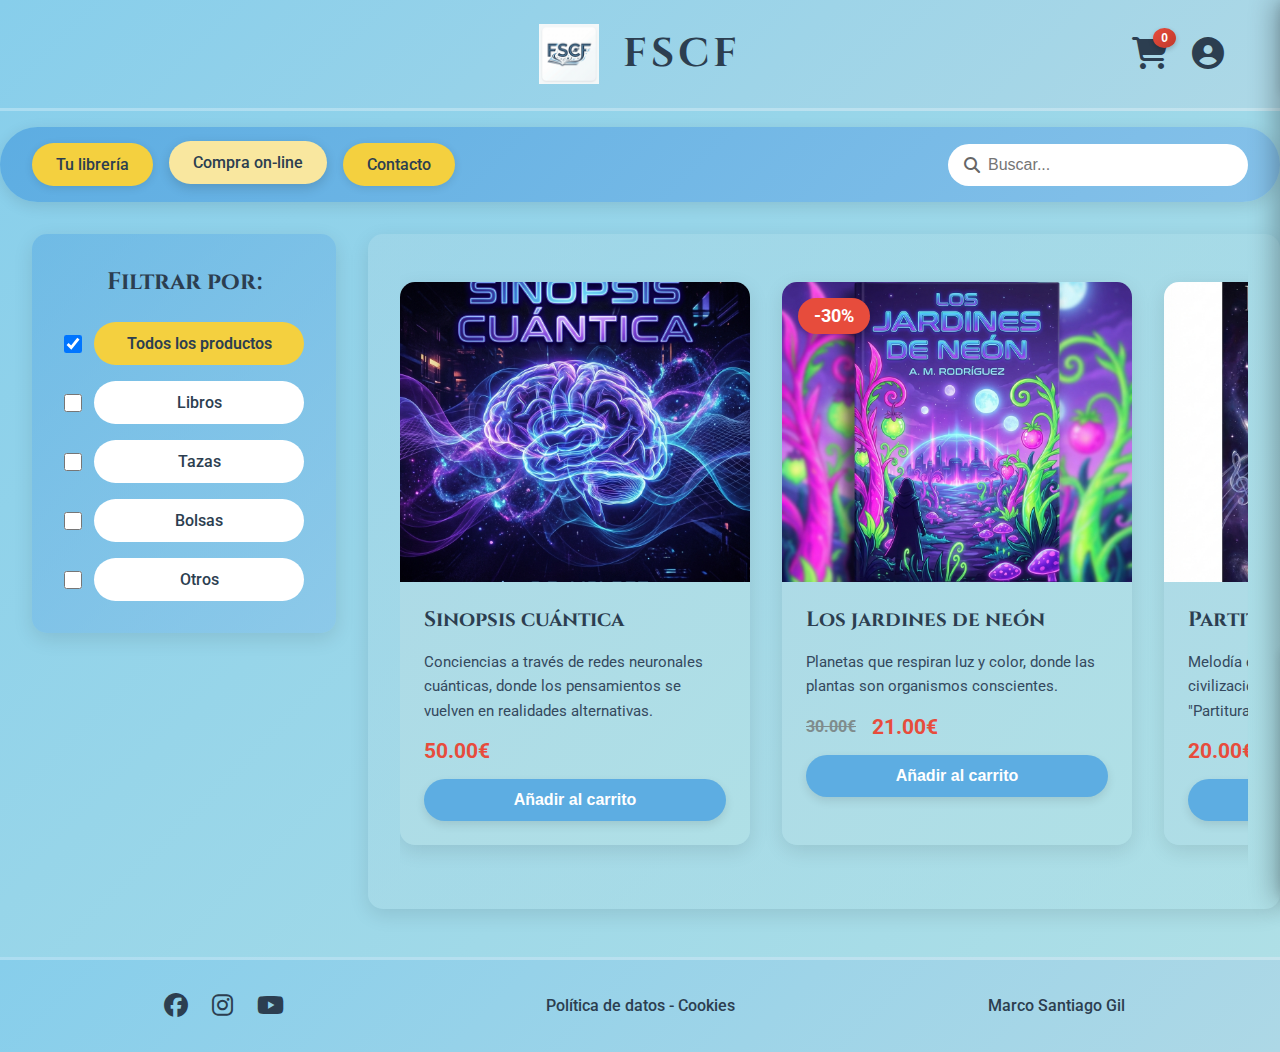
<file: milibreria/tienda.html>
<!DOCTYPE html>
<html lang="es">

<head>
    <meta charset="UTF-8">
    <meta name="viewport" content="width=device-width, initial-scale=1.0">
    <meta name="description"
        content="Tienda online FSCF - Explora nuestra colección de libros de ciencia ficción y fantasía">
    <title>FSCF - Mi Librería | Tienda Online</title>


    <link rel="preconnect" href="https://fonts.googleapis.com">
    <link rel="preconnect" href="https://fonts.gstatic.com" crossorigin>
    <link
        href="https://fonts.googleapis.com/css2?family=Cinzel:wght@400;600;700&family=Roboto:wght@300;400;500;700&display=swap"
        rel="stylesheet">


    <link rel="stylesheet" href="https://cdnjs.cloudflare.com/ajax/libs/font-awesome/6.4.0/css/all.min.css">


    <link rel="stylesheet" href="styles.css">
</head>

<body class="shop-page">

    <header>
        <div class="header-content">
            <img src="images/fscf-logo.png" alt="FSCF Logo" class="logo-image">
            <h1 class="logo">FSCF</h1>
            <div class="header-icons">
                <button class="cart-icon" id="cart-toggle" aria-label="Abrir carrito">
                    <i class="fas fa-shopping-cart"></i>
                    <span class="cart-badge" id="cart-badge">0</span>
                </button>
                <div class="user-icon">
                    <i class="fas fa-user-circle"></i>
                </div>
            </div>
        </div>
    </header>


    <nav>
        <div class="nav-content">
            <!-- Hamburger Menu Icon -->
            <button class="menu-toggle" id="menu-toggle" aria-label="Abrir menú">
                <i class="fas fa-bars"></i>
            </button>

            <!-- Navigation Menu -->
            <ul class="nav-menu" id="nav-menu">
                <li><a href="index.html">Tu librería</a></li>
                <li><a href="tienda.html" class="active">Compra on-line</a></li>
                <li><a href="#contacto">Contacto</a></li>
            </ul>

            <!-- Search Form -->
            <form class="search-form" id="search-form" role="search">
                <i class="fas fa-search"></i>
                <input type="search" placeholder="Buscar..." aria-label="Buscar libros">
            </form>
        </div>
    </nav>


    <main class="shop-main">

        <aside class="categories-sidebar">
            <h2 class="sidebar-title">Filtrar por:</h2>
            <form class="filter-form">
                <div class="filter-group">
                    <label class="filter-option">
                        <input type="checkbox" name="category" value="all" checked>
                        <span class="filter-label highlight">Todos los productos</span>
                    </label>
                    <label class="filter-option">
                        <input type="checkbox" name="category" value="libros">
                        <span class="filter-label">Libros</span>
                    </label>
                    <label class="filter-option">
                        <input type="checkbox" name="category" value="tazas">
                        <span class="filter-label">Tazas</span>
                    </label>
                    <label class="filter-option">
                        <input type="checkbox" name="category" value="bolsas">
                        <span class="filter-label">Bolsas</span>
                    </label>
                    <label class="filter-option">
                        <input type="checkbox" name="category" value="otros">
                        <span class="filter-label">Otros</span>
                    </label>
                </div>
            </form>
        </aside>


        <section class="shop-products">
            <div class="shop-products-grid">

                <article class="shop-product-card" data-category="libros" data-id="1" data-name="Sinopsis cuántica"
                    data-price="50" data-image="images/sinopsis-cuantica.jpg">
                    <div class="product-image-wrapper">
                        <img src="images/sinopsis-cuantica.jpg" alt="Sinopsis Cuántica">
                    </div>
                    <div class="product-info">
                        <h3 class="product-name">Sinopsis cuántica</h3>
                        <p class="product-description">
                            Conciencias a través de redes neuronales cuánticas, donde los pensamientos se vuelven en
                            realidades alternativas.
                        </p>
                        <p class="product-price">
                            <span class="sale-price">50.00€</span>
                        </p>
                        <button class="add-to-cart">Añadir al carrito</button>
                    </div>
                </article>


                <article class="shop-product-card" data-category="libros" data-id="2" data-name="Los jardines de neón"
                    data-price="21" data-image="images/jardines-neon.jpg">
                    <div class="product-image-wrapper">
                        <span class="discount-badge">-30%</span>
                        <img src="images/jardines-neon.jpg" alt="Los jardines de neón">
                    </div>
                    <div class="product-info">
                        <h3 class="product-name">Los jardines de neón</h3>
                        <p class="product-description">
                            Planetas que respiran luz y color, donde las plantas son organismos conscientes.
                        </p>
                        <p class="product-price">
                            <span class="original-price">30.00€</span>
                            <span class="sale-price">21.00€</span>
                        </p>
                        <button class="add-to-cart">Añadir al carrito</button>
                    </div>
                </article>


                <article class="shop-product-card" data-category="libros" data-id="3" data-name="Partitura del Vacío"
                    data-price="20" data-image="images/partitura-vacio.jpg">
                    <div class="product-image-wrapper">
                        <img src="images/partitura-vacio.jpg" alt="Partitura del Vacío">
                    </div>
                    <div class="product-info">
                        <h3 class="product-name">Partitura del Vacío</h3>
                        <p class="product-description">
                            Melodía en la inmensa oscuridad, una civilización que aprende a componer "Partitura del
                            Vacío".
                        </p>
                        <p class="product-price">
                            <span class="sale-price">20.00€</span>
                        </p>
                        <button class="add-to-cart">Añadir al carrito</button>
                    </div>
                </article>

                <!-- Mugs in the main grid -->
                <article class="shop-product-card" data-category="tazas" data-id="4" data-name="Taza Star Voyager"
                    data-price="15" data-image="images/taza_star_voyager.png">
                    <div class="product-image-wrapper">
                        <img src="images/taza_star_voyager.png" alt="Taza Star Voyager">
                    </div>
                    <div class="product-info">
                        <h3 class="product-name">Taza Star Voyager</h3>
                        <p class="product-description">
                            Taza de cerámica de alta calidad con diseño exclusivo de Star Voyager.
                        </p>
                        <p class="product-price">
                            <span class="sale-price">15.00€</span>
                        </p>
                        <button class="add-to-cart">Añadir al carrito</button>
                    </div>
                </article>

                <article class="shop-product-card" data-category="tazas" data-id="5" data-name="Taza Neon Rain"
                    data-price="18" data-image="images/taza_neon_rain.png">
                    <div class="product-image-wrapper">
                        <img src="images/taza_neon_rain.png" alt="Taza Neon Rain">
                    </div>
                    <div class="product-info">
                        <h3 class="product-name">Taza Neon Rain</h3>
                        <p class="product-description">
                            Taza de cerámica premium con diseño cyberpunk Neon Rain.
                        </p>
                        <p class="product-price">
                            <span class="sale-price">18.00€</span>
                        </p>
                        <button class="add-to-cart">Añadir al carrito</button>
                    </div>
                </article>

                <article class="shop-product-card" data-category="tazas" data-id="6" data-name="Taza Dragon's Peak"
                    data-price="20" data-image="images/taza_dragons_peak.png">
                    <div class="product-image-wrapper">
                        <img src="images/taza_dragons_peak.png" alt="Taza Dragon's Peak">
                    </div>
                    <div class="product-info">
                        <h3 class="product-name">Taza Dragon's Peak</h3>
                        <p class="product-description">
                            Taza de cerámica artesanal con diseño de Dragon's Peak.
                        </p>
                        <p class="product-price">
                            <span class="sale-price">20.00€</span>
                        </p>
                        <button class="add-to-cart">Añadir al carrito</button>
                    </div>
                </article>
            </div>
        </section>

    </main>

    <!-- Footer -->
    <footer>
        <div class="footer-content">
            <!-- Column 1: Links -->
            <div class="footer-column">
                <ul class="footer-links">
                    <li><a href="#"><i class="fab fa-facebook"></i></a></li>
                    <li><a href="#"><i class="fab fa-instagram"></i></a></li>
                    <li><a href="#"><i class="fab fa-youtube"></i></a></li>
                </ul>
            </div>

            <!-- Column 2: Copyright -->
            <div class="footer-column">
                <p>Política de datos - Cookies</p>
            </div>

            <!-- Column 3: Social Media -->
            <div class="footer-column">
                <p>Marco Santiago Gil</p>
            </div>
        </div>
    </footer>

    <!-- Shopping Cart Sidebar -->
    <div class="cart-sidebar" id="cart-sidebar">
        <div class="cart-header">
            <h2>
                <i class="fas fa-shopping-cart"></i>
                Mi Carrito
            </h2>
            <button class="cart-close" id="cart-close" aria-label="Cerrar carrito">
                <i class="fas fa-times"></i>
            </button>
        </div>

        <div class="cart-body" id="cart-body">
            <!-- Los productos se añadirán dinámicamente aquí -->
            <div class="cart-empty" id="cart-empty">
                <i class="fas fa-shopping-basket"></i>
                <p>Tu carrito está vacío</p>
                <p class="cart-empty-subtitle">¡Añade algunos libros!</p>
            </div>
        </div>

        <div class="cart-footer">
            <div class="cart-total">
                <span>Total:</span>
                <span class="cart-total-price" id="cart-total">0.00€</span>
            </div>
            <button class="cart-checkout-btn" id="cart-checkout">
                <i class="fas fa-credit-card"></i>
                Proceder al Pago
            </button>
            <button class="cart-clear-btn" id="cart-clear">
                <i class="fas fa-trash"></i>
                Vaciar Carrito
            </button>
        </div>
    </div>

    <!-- Cart Overlay -->
    <div class="cart-overlay" id="cart-overlay"></div>

    <!-- Cart Notification -->
    <div id="cart-notification" class="cart-notification">
        <i class="fas fa-check-circle"></i>
        <span>Producto añadido al carrito</span>
    </div>

    <!-- JavaScript -->
    <script src="cart.js"></script>
    <script src="shop.js"></script>
</body>

</html>
</file>
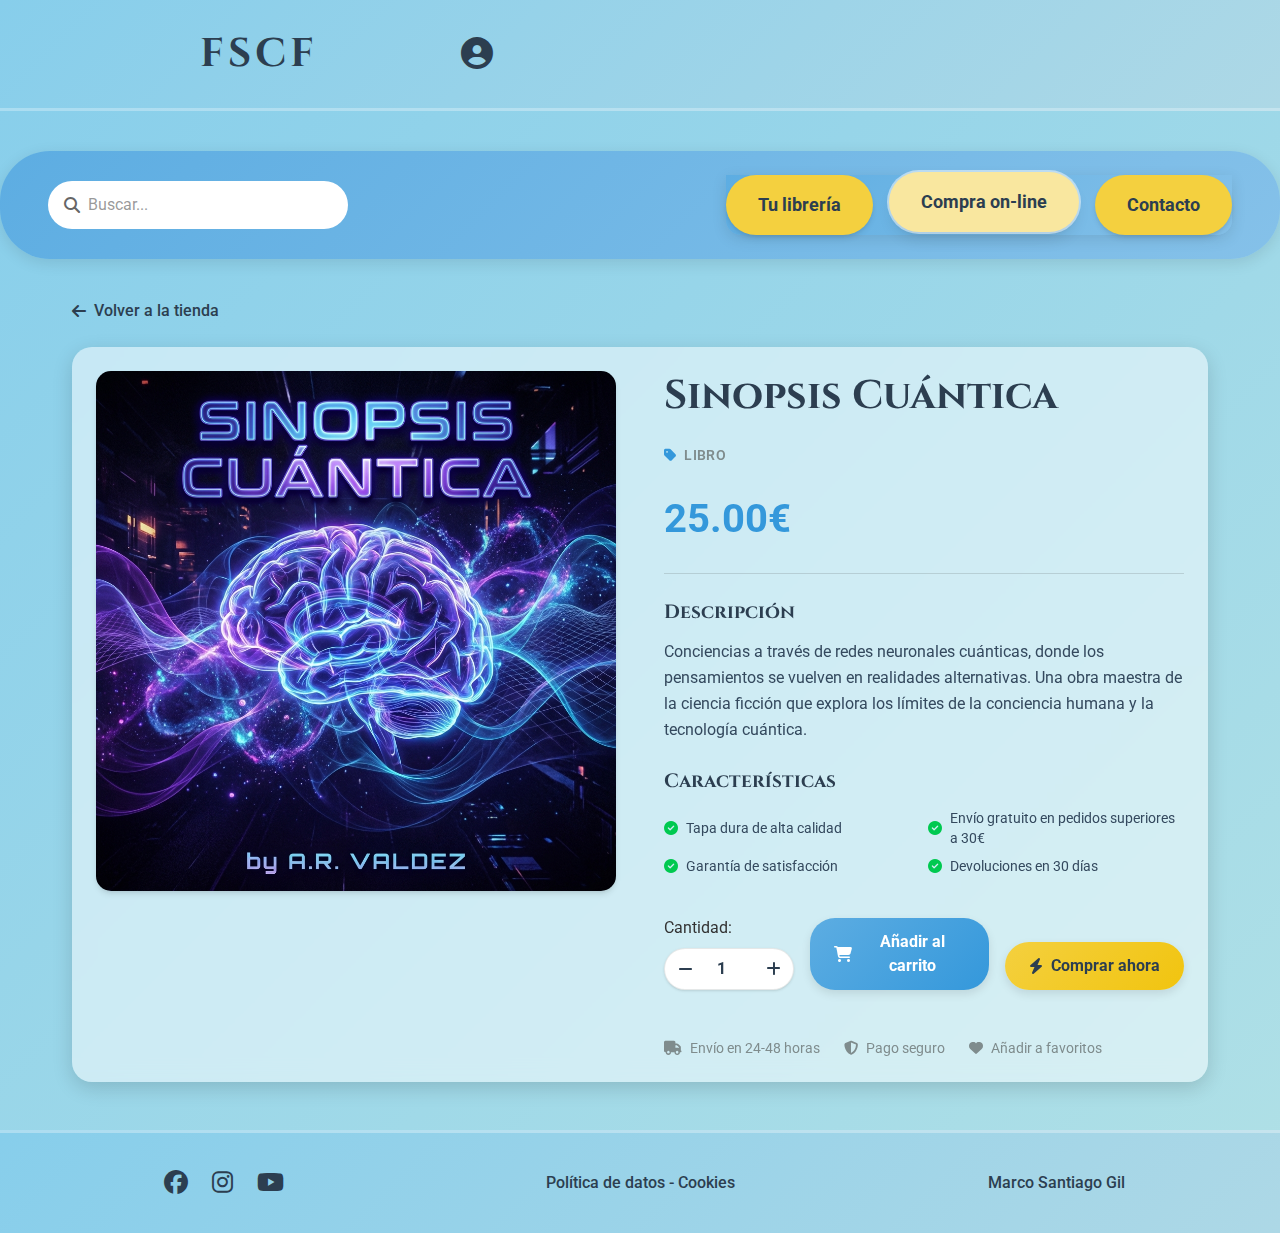
<file: milibreria_tailwind/producto-detalle.html>
<!DOCTYPE html>
<html lang="es">

<head>
    <meta charset="UTF-8">
    <meta name="viewport" content="width=device-width, initial-scale=1.0">
    <meta name="description" content="Detalles del producto - FSCF Tienda Online">
    <title>FSCF - Detalles del Producto</title>

    <!-- Google Fonts -->
    <link rel="preconnect" href="https://fonts.googleapis.com">
    <link rel="preconnect" href="https://fonts.gstatic.com" crossorigin>
    <link
        href="https://fonts.googleapis.com/css2?family=Cinzel:wght@400;600;700&family=Roboto:wght@300;400;500;700&display=swap"
        rel="stylesheet">

    <!-- Font Awesome -->
    <link rel="stylesheet" href="https://cdnjs.cloudflare.com/ajax/libs/font-awesome/6.4.0/css/all.min.css">

    <!-- Custom CSS -->
    <link rel="stylesheet" href="tailwind.css">
</head>

<body>
    <!-- Header -->
    <header>
        <div class="header-content">
            <h1 class="logo">FSCF</h1>
            <div class="user-icon">
                <i class="fas fa-user-circle"></i>
            </div>
        </div>
    </header>

    <!-- Navigation -->
    <nav>
        <div class="nav-content">
            <!-- Search Form -->
            <form class="search-form" role="search">
                <i class="fas fa-search"></i>
                <input type="search" placeholder="Buscar..." aria-label="Buscar productos">
            </form>

            <!-- Navigation Menu -->
            <ul class="nav-menu">
                <li><a href="index.html">Tu librería</a></li>
                <li><a href="tienda.html" class="active">Compra on-line</a></li>
                <li><a href="#contacto">Contacto</a></li>
            </ul>
        </div>
    </nav>

    <!-- Main Content - Product Detail -->
    <main class="product-detail-main">
        <!-- Back Button -->
        <div class="back-navigation">
            <button onclick="history.back()" class="back-button">
                <i class="fas fa-arrow-left"></i> Volver a la tienda
            </button>
        </div>

        <!-- Product Detail Container -->
        <div class="product-detail-container">
            <!-- Product Image Section -->
            <div class="product-detail-image">
                <div class="image-wrapper">
                    <img id="product-image" src="images/sinopsis-cuantica.jpg" alt="Producto">
                    <span id="discount-badge" class="discount-badge" style="display: none;">-30%</span>
                </div>
            </div>

            <!-- Product Info Section -->
            <div class="product-detail-info">
                <h1 id="product-name" class="product-detail-title">Sinopsis Cuántica</h1>

                <div class="product-detail-category">
                    <i class="fas fa-tag"></i>
                    <span id="product-category">Libro</span>
                </div>

                <div class="product-detail-price-section">
                    <div id="price-container" class="price-display">
                        <span class="current-price" id="current-price">25.00€</span>
                    </div>
                </div>

                <div class="product-detail-description">
                    <h2>Descripción</h2>
                    <p id="product-description">
                        Conciencias a través de redes neuronales cuánticas, donde los pensamientos se vuelven en
                        realidades alternativas. Una obra maestra de la ciencia ficción que explora los límites de la
                        conciencia humana y la tecnología cuántica.
                    </p>
                </div>

                <div class="product-detail-features">
                    <h2>Características</h2>
                    <ul id="product-features">
                        <li><i class="fas fa-check-circle"></i> Alta calidad</li>
                        <li><i class="fas fa-check-circle"></i> Envío gratuito en pedidos superiores a 30€</li>
                        <li><i class="fas fa-check-circle"></i> Garantía de satisfacción</li>
                        <li><i class="fas fa-check-circle"></i> Devoluciones en 30 días</li>
                    </ul>
                </div>

                <div class="product-detail-actions">
                    <div class="quantity-selector">
                        <label for="quantity">Cantidad:</label>
                        <div class="quantity-controls">
                            <button type="button" class="quantity-btn" onclick="decreaseQuantity()">
                                <i class="fas fa-minus"></i>
                            </button>
                            <input type="number" id="quantity" value="1" min="1" max="10" readonly>
                            <button type="button" class="quantity-btn" onclick="increaseQuantity()">
                                <i class="fas fa-plus"></i>
                            </button>
                        </div>
                    </div>

                    <button class="add-to-cart-detail">
                        <i class="fas fa-shopping-cart"></i>
                        Añadir al carrito
                    </button>

                    <button class="buy-now-button">
                        <i class="fas fa-bolt"></i>
                        Comprar ahora
                    </button>
                </div>

                <div class="product-detail-meta">
                    <div class="meta-item">
                        <i class="fas fa-truck"></i>
                        <span>Envío en 24-48 horas</span>
                    </div>
                    <div class="meta-item">
                        <i class="fas fa-shield-alt"></i>
                        <span>Pago seguro</span>
                    </div>
                    <div class="meta-item">
                        <i class="fas fa-heart"></i>
                        <span>Añadir a favoritos</span>
                    </div>
                </div>
            </div>
        </div>
    </main>

    <!-- Footer -->
    <footer>
        <div class="footer-content">
            <!-- Column 1: Links -->
            <div class="footer-column">
                <ul class="footer-links">
                    <li><a href="#"><i class="fab fa-facebook"></i></a></li>
                    <li><a href="#"><i class="fab fa-instagram"></i></a></li>
                    <li><a href="#"><i class="fab fa-youtube"></i></a></li>
                </ul>
            </div>

            <!-- Column 2: Copyright -->
            <div class="footer-column">
                <p>Política de datos - Cookies</p>
            </div>

            <!-- Column 3: Social Media -->
            <div class="footer-column">
                <p>Marco Santiago Gil</p>
            </div>
        </div>
    </footer>

    <!-- Cart Notification -->
    <div id="cart-notification" class="cart-notification">
        <i class="fas fa-check-circle"></i>
        <span>Producto añadido al carrito</span>
    </div>

    <!-- JavaScript -->
    <script src="product-detail.js"></script>
</body>

</html>
</file>
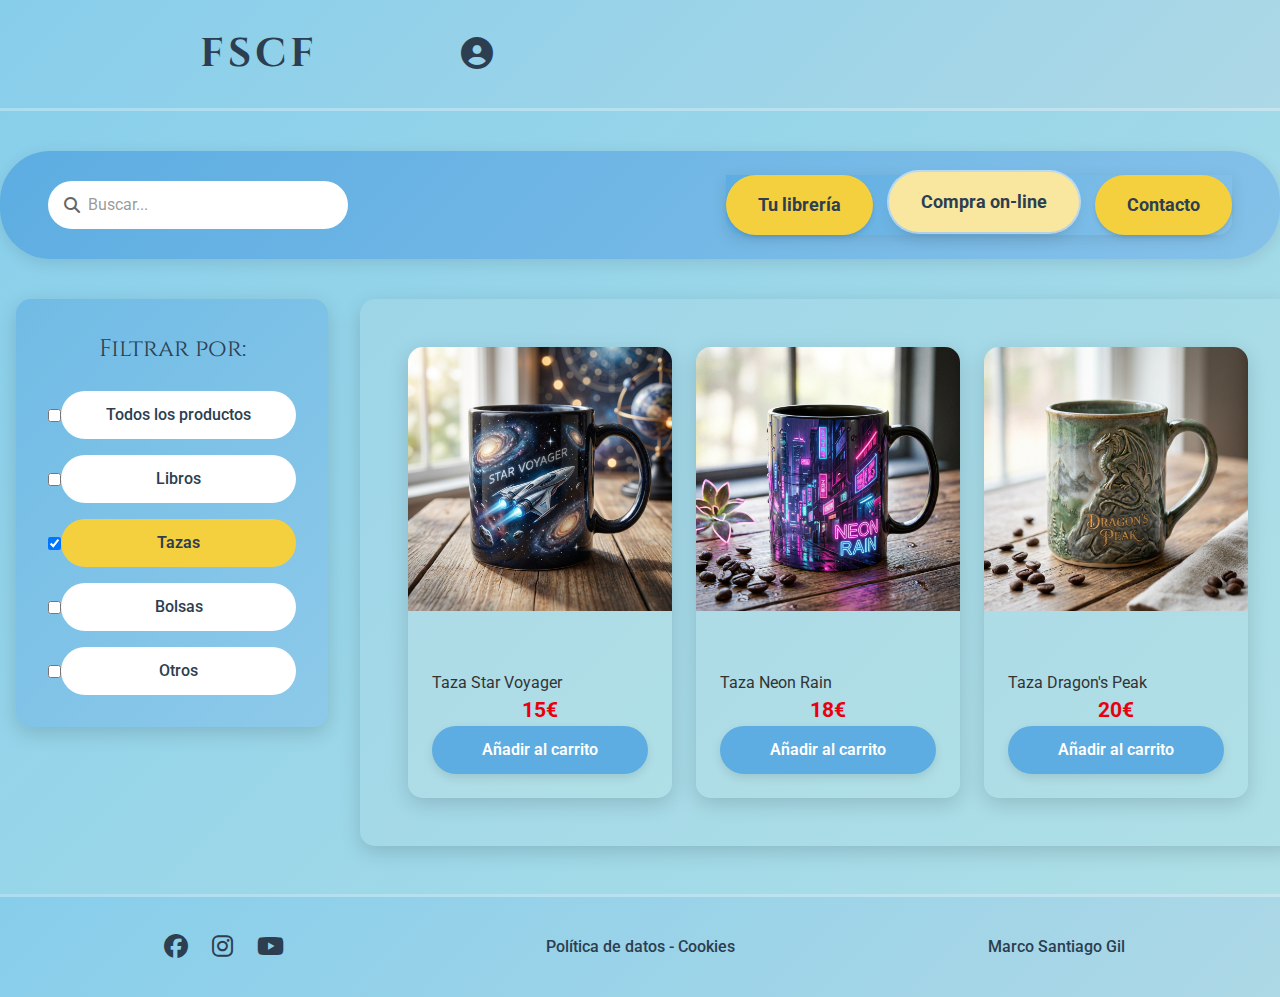
<file: milibreria_tailwind/tazas.html>
<!DOCTYPE html>
<html lang="es">

<head>
    <meta charset="UTF-8">
    <meta name="viewport" content="width=device-width, initial-scale=1.0">
    <meta name="description"
        content="Tienda online FSCF - Explora nuestra colección de tazas de ciencia ficción y fantasía">
    <title>FSCF - Tazas | Tienda Online</title>

    <!-- Google Fonts -->
    <link rel="preconnect" href="https://fonts.googleapis.com">
    <link rel="preconnect" href="https://fonts.gstatic.com" crossorigin>
    <link
        href="https://fonts.googleapis.com/css2?family=Cinzel:wght@400;600;700&family=Roboto:wght@300;400;500;700&display=swap"
        rel="stylesheet">

    <!-- Font Awesome -->
    <link rel="stylesheet" href="https://cdnjs.cloudflare.com/ajax/libs/font-awesome/6.4.0/css/all.min.css">

    <!-- Custom CSS -->
    <link rel="stylesheet" href="tailwind.css">
</head>

<body class="shop-page">
    <!-- Header -->
    <header>
        <div class="header-content">
            <h1 class="logo">FSCF</h1>
            <div class="user-icon">
                <i class="fas fa-user-circle"></i>
            </div>
        </div>
    </header>

    <!-- Navigation -->
    <nav>
        <div class="nav-content">
            <!-- Search Form -->
            <form class="search-form" role="search">
                <i class="fas fa-search"></i>
                <input type="search" placeholder="Buscar..." aria-label="Buscar productos">
            </form>

            <!-- Navigation Menu -->
            <ul class="nav-menu">
                <li><a href="index.html">Tu librería</a></li>
                <li><a href="tienda.html" class="active">Compra on-line</a></li>
                <li><a href="#contacto">Contacto</a></li>
            </ul>
        </div>
    </nav>

    <!-- Main Content -->
    <main class="shop-main">
        <!-- Categories Sidebar -->
        <aside class="categories-sidebar">
            <h2 class="sidebar-title">Filtrar por:</h2>
            <form class="filter-form">
                <div class="filter-group">
                    <label class="filter-option">
                        <input type="checkbox" name="category" value="all">
                        <span class="filter-label">Todos los productos</span>
                    </label>
                    <label class="filter-option">
                        <input type="checkbox" name="category" value="libros">
                        <span class="filter-label">Libros</span>
                    </label>
                    <label class="filter-option">
                        <input type="checkbox" name="category" value="tazas" checked>
                        <span class="filter-label highlight">Tazas</span>
                    </label>
                    <label class="filter-option">
                        <input type="checkbox" name="category" value="bolsas">
                        <span class="filter-label">Bolsas</span>
                    </label>
                    <label class="filter-option">
                        <input type="checkbox" name="category" value="otros">
                        <span class="filter-label">Otros</span>
                    </label>
                </div>
            </form>
        </aside>

        <!-- Products Grid -->
        <section class="shop-products">
            <div class="shop-products-grid mugs-grid">
                <!-- Mug 1: Star Voyager -->
                <article class="shop-product-card mug-card" data-category="tazas">
                    <div class="product-image-wrapper">
                        <img src="images/taza_star_voyager.png" alt="Taza Star Voyager">
                    </div>
                    <div class="product-info">
                        <h3 class="product-name">Taza Star Voyager</h3>
                        <p class="product-price">
                            <span class="sale-price">15€</span>
                        </p>
                        <button class="add-to-cart">Añadir al carrito</button>
                    </div>
                </article>

                <!-- Mug 2: Neon Rain -->
                <article class="shop-product-card mug-card" data-category="tazas">
                    <div class="product-image-wrapper">
                        <img src="images/taza_neon_rain.png" alt="Taza Neon Rain">
                    </div>
                    <div class="product-info">
                        <h3 class="product-name">Taza Neon Rain</h3>
                        <p class="product-price">
                            <span class="sale-price">18€</span>
                        </p>
                        <button class="add-to-cart">Añadir al carrito</button>
                    </div>
                </article>

                <!-- Mug 3: Dragon's Peak -->
                <article class="shop-product-card mug-card" data-category="tazas">
                    <div class="product-image-wrapper">
                        <img src="images/taza_dragons_peak.png" alt="Taza Dragon's Peak">
                    </div>
                    <div class="product-info">
                        <h3 class="product-name">Taza Dragon's Peak</h3>
                        <p class="product-price">
                            <span class="sale-price">20€</span>
                        </p>
                        <button class="add-to-cart">Añadir al carrito</button>
                    </div>
                </article>
            </div>
        </section>
    </main>

    <!-- Footer -->
    <footer>
        <div class="footer-content">
            <!-- Column 1: Links -->
            <div class="footer-column">
                <ul class="footer-links">
                    <li><a href="#"><i class="fab fa-facebook"></i></a></li>
                    <li><a href="#"><i class="fab fa-instagram"></i></a></li>
                    <li><a href="#"><i class="fab fa-youtube"></i></a></li>
                </ul>
            </div>

            <!-- Column 2: Copyright -->
            <div class="footer-column">
                <p>Política de datos - Cookies</p>
            </div>

            <!-- Column 3: Social Media -->
            <div class="footer-column">
                <p>Marco Santiago Gil</p>
            </div>
        </div>
    </footer>

    <!-- Cart Notification -->
    <div id="cart-notification" class="cart-notification">
        <i class="fas fa-check-circle"></i>
        <span>Producto añadido al carrito</span>
    </div>

    <!-- JavaScript -->
    <script src="shop.js"></script>
</body>

</html>
</file>
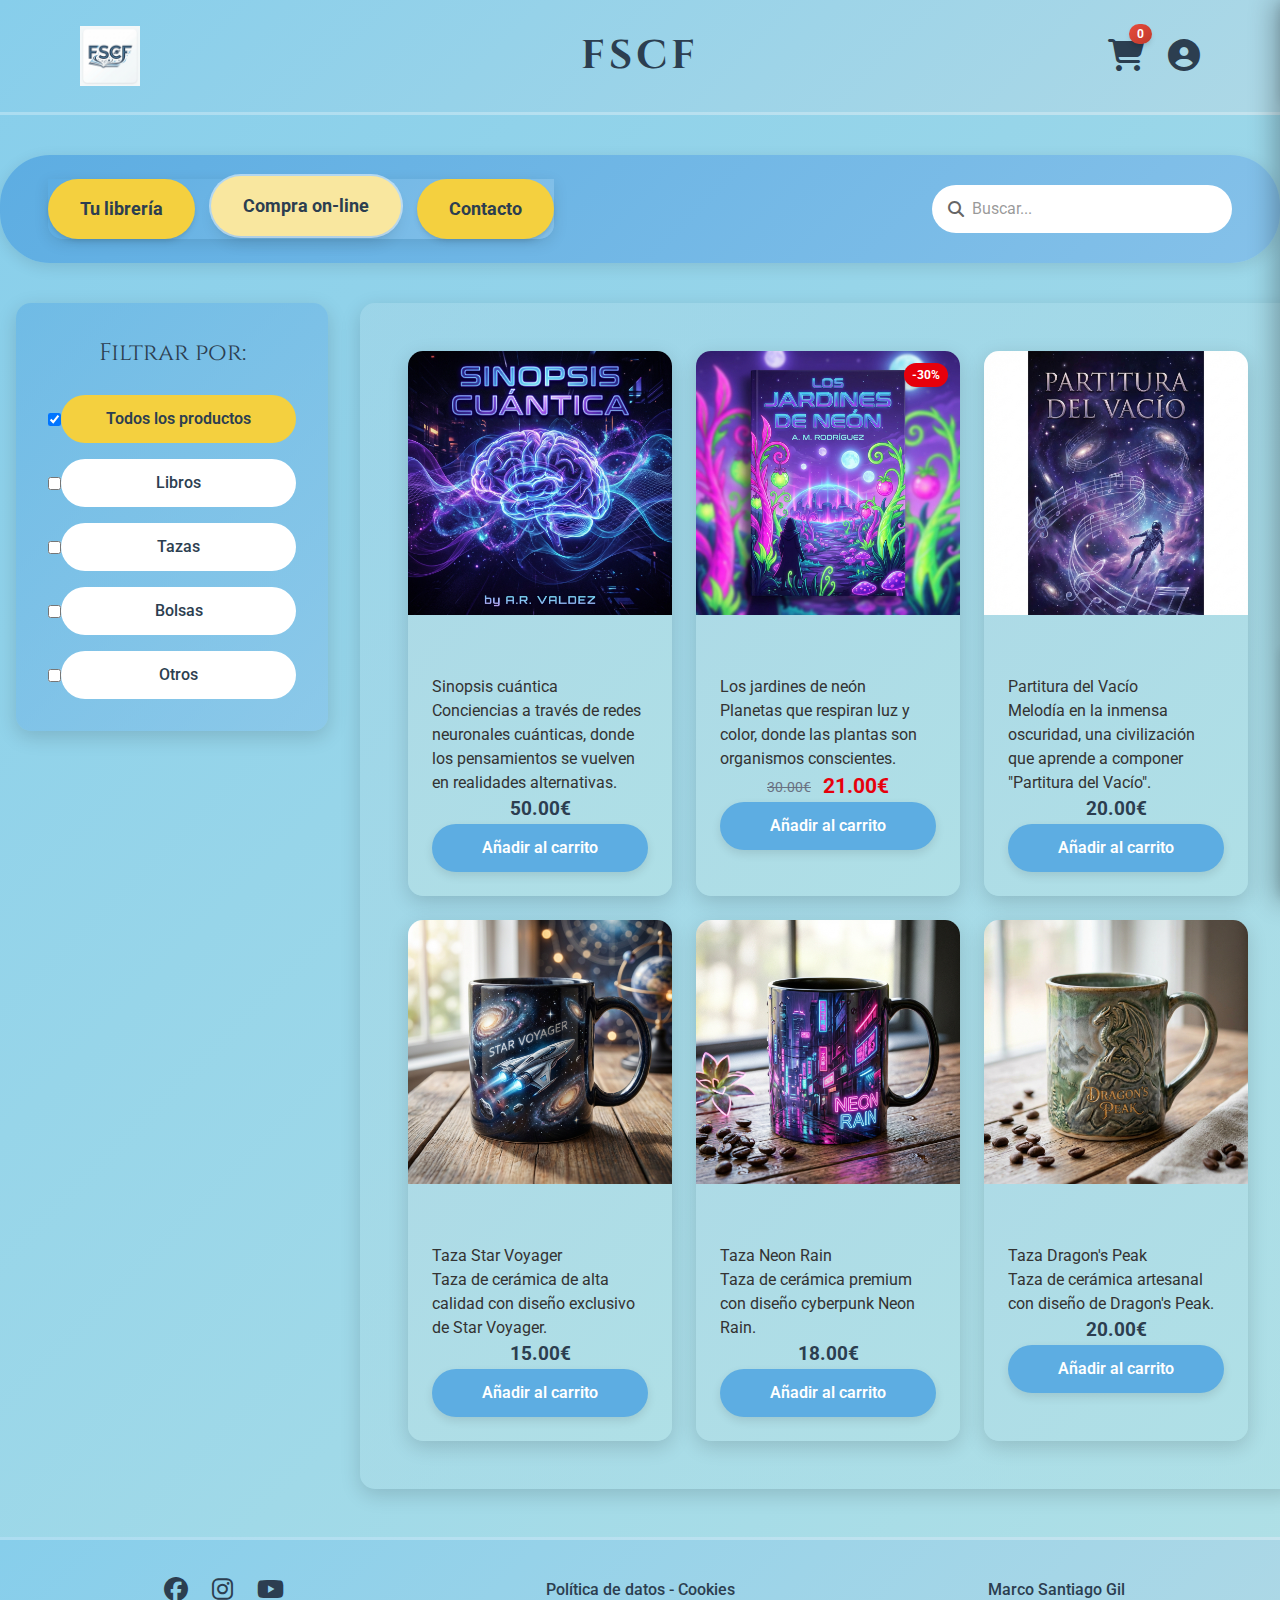
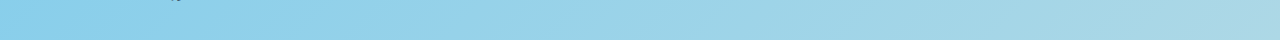
<file: milibreria_tailwind/tienda.html>
<!DOCTYPE html>
<html lang="es">

<head>
    <meta charset="UTF-8">
    <meta name="viewport" content="width=device-width, initial-scale=1.0">
    <meta name="description"
        content="Tienda online FSCF - Explora nuestra colección de libros de ciencia ficción y fantasía">
    <title>FSCF - Mi Librería | Tienda Online</title>


    <link rel="preconnect" href="https://fonts.googleapis.com">
    <link rel="preconnect" href="https://fonts.gstatic.com" crossorigin>
    <link
        href="https://fonts.googleapis.com/css2?family=Cinzel:wght@400;600;700&family=Roboto:wght@300;400;500;700&display=swap"
        rel="stylesheet">


    <link rel="stylesheet" href="https://cdnjs.cloudflare.com/ajax/libs/font-awesome/6.4.0/css/all.min.css">


    <link rel="stylesheet" href="tailwind.css">
</head>

<body class="shop-page">

    <header>
        <div class="header-content">
            <img src="images/fscf-logo.png" alt="FSCF Logo" class="logo-image">
            <h1 class="logo">FSCF</h1>
            <div class="header-icons">
                <button class="cart-icon" id="cart-toggle" aria-label="Abrir carrito">
                    <i class="fas fa-shopping-cart"></i>
                    <span class="cart-badge" id="cart-badge">0</span>
                </button>
                <div class="user-icon">
                    <i class="fas fa-user-circle"></i>
                </div>
            </div>
        </div>
    </header>


    <nav>
        <div class="nav-content">
            <!-- Hamburger Menu Icon -->
            <button class="menu-toggle" id="menu-toggle" aria-label="Abrir menú">
                <i class="fas fa-bars"></i>
            </button>

            <!-- Navigation Menu -->
            <ul class="nav-menu" id="nav-menu">
                <li><a href="index.html">Tu librería</a></li>
                <li><a href="tienda.html" class="active">Compra on-line</a></li>
                <li><a href="#contacto">Contacto</a></li>
            </ul>

            <!-- Search Form -->
            <form class="search-form" id="search-form" role="search">
                <i class="fas fa-search"></i>
                <input type="search" placeholder="Buscar..." aria-label="Buscar libros">
            </form>
        </div>
    </nav>


    <main class="shop-main">

        <aside class="categories-sidebar">
            <h2 class="sidebar-title">Filtrar por:</h2>
            <form class="filter-form">
                <div class="filter-group">
                    <label class="filter-option">
                        <input type="checkbox" name="category" value="all" checked>
                        <span class="filter-label highlight">Todos los productos</span>
                    </label>
                    <label class="filter-option">
                        <input type="checkbox" name="category" value="libros">
                        <span class="filter-label">Libros</span>
                    </label>
                    <label class="filter-option">
                        <input type="checkbox" name="category" value="tazas">
                        <span class="filter-label">Tazas</span>
                    </label>
                    <label class="filter-option">
                        <input type="checkbox" name="category" value="bolsas">
                        <span class="filter-label">Bolsas</span>
                    </label>
                    <label class="filter-option">
                        <input type="checkbox" name="category" value="otros">
                        <span class="filter-label">Otros</span>
                    </label>
                </div>
            </form>
        </aside>


        <section class="shop-products">
            <div class="shop-products-grid">

                <article class="shop-product-card" data-category="libros" data-id="1" data-name="Sinopsis cuántica"
                    data-price="50" data-image="images/sinopsis-cuantica.jpg">
                    <div class="product-image-wrapper">
                        <img src="images/sinopsis-cuantica.jpg" alt="Sinopsis Cuántica">
                    </div>
                    <div class="product-info">
                        <h3 class="product-name">Sinopsis cuántica</h3>
                        <p class="product-description">
                            Conciencias a través de redes neuronales cuánticas, donde los pensamientos se vuelven en
                            realidades alternativas.
                        </p>
                        <p class="product-price">
                            50.00€
                        </p>
                        <button class="add-to-cart">Añadir al carrito</button>
                    </div>
                </article>


                <article class="shop-product-card" data-category="libros" data-id="2" data-name="Los jardines de neón"
                    data-price="21" data-image="images/jardines-neon.jpg">
                    <div class="product-image-wrapper">
                        <span class="discount-badge">-30%</span>
                        <img src="images/jardines-neon.jpg" alt="Los jardines de neón">
                    </div>
                    <div class="product-info">
                        <h3 class="product-name">Los jardines de neón</h3>
                        <p class="product-description">
                            Planetas que respiran luz y color, donde las plantas son organismos conscientes.
                        </p>
                        <p class="product-price">
                            <span class="original-price">30.00€</span>
                            <span class="sale-price">21.00€</span>
                        </p>
                        <button class="add-to-cart">Añadir al carrito</button>
                    </div>
                </article>


                <article class="shop-product-card" data-category="libros" data-id="3" data-name="Partitura del Vacío"
                    data-price="20" data-image="images/partitura-vacio.jpg">
                    <div class="product-image-wrapper">
                        <img src="images/partitura-vacio.jpg" alt="Partitura del Vacío">
                    </div>
                    <div class="product-info">
                        <h3 class="product-name">Partitura del Vacío</h3>
                        <p class="product-description">
                            Melodía en la inmensa oscuridad, una civilización que aprende a componer "Partitura del
                            Vacío".
                        </p>
                        <p class="product-price">
                            20.00€
                        </p>
                        <button class="add-to-cart">Añadir al carrito</button>
                    </div>
                </article>

                <!-- Mugs in the main grid -->
                <article class="shop-product-card" data-category="tazas" data-id="4" data-name="Taza Star Voyager"
                    data-price="15" data-image="images/taza_star_voyager.png">
                    <div class="product-image-wrapper">
                        <img src="images/taza_star_voyager.png" alt="Taza Star Voyager">
                    </div>
                    <div class="product-info">
                        <h3 class="product-name">Taza Star Voyager</h3>
                        <p class="product-description">
                            Taza de cerámica de alta calidad con diseño exclusivo de Star Voyager.
                        </p>
                        <p class="product-price">
                            15.00€
                        </p>
                        <button class="add-to-cart">Añadir al carrito</button>
                    </div>
                </article>

                <article class="shop-product-card" data-category="tazas" data-id="5" data-name="Taza Neon Rain"
                    data-price="18" data-image="images/taza_neon_rain.png">
                    <div class="product-image-wrapper">
                        <img src="images/taza_neon_rain.png" alt="Taza Neon Rain">
                    </div>
                    <div class="product-info">
                        <h3 class="product-name">Taza Neon Rain</h3>
                        <p class="product-description">
                            Taza de cerámica premium con diseño cyberpunk Neon Rain.
                        </p>
                        <p class="product-price">
                            18.00€
                        </p>
                        <button class="add-to-cart">Añadir al carrito</button>
                    </div>
                </article>

                <article class="shop-product-card" data-category="tazas" data-id="6" data-name="Taza Dragon's Peak"
                    data-price="20" data-image="images/taza_dragons_peak.png">
                    <div class="product-image-wrapper">
                        <img src="images/taza_dragons_peak.png" alt="Taza Dragon's Peak">
                    </div>
                    <div class="product-info">
                        <h3 class="product-name">Taza Dragon's Peak</h3>
                        <p class="product-description">
                            Taza de cerámica artesanal con diseño de Dragon's Peak.
                        </p>
                        <p class="product-price">
                            20.00€
                        </p>
                        <button class="add-to-cart">Añadir al carrito</button>
                    </div>
                </article>
            </div>
        </section>

    </main>

    <!-- Footer -->
    <footer>
        <div class="footer-content">
            <!-- Column 1: Links -->
            <div class="footer-column">
                <ul class="footer-links">
                    <li><a href="#"><i class="fab fa-facebook"></i></a></li>
                    <li><a href="#"><i class="fab fa-instagram"></i></a></li>
                    <li><a href="#"><i class="fab fa-youtube"></i></a></li>
                </ul>
            </div>

            <!-- Column 2: Copyright -->
            <div class="footer-column">
                <p>Política de datos - Cookies</p>
            </div>

            <!-- Column 3: Social Media -->
            <div class="footer-column">
                <p>Marco Santiago Gil</p>
            </div>
        </div>
    </footer>

    <!-- Shopping Cart Sidebar -->
    <div class="cart-sidebar" id="cart-sidebar">
        <div class="cart-header">
            <h2>
                <i class="fas fa-shopping-cart"></i>
                Mi Carrito
            </h2>
            <button class="cart-close" id="cart-close" aria-label="Cerrar carrito">
                <i class="fas fa-times"></i>
            </button>
        </div>

        <div class="cart-body" id="cart-body">
            <!-- Los productos se añadirán dinámicamente aquí -->
            <div class="cart-empty" id="cart-empty">
                <i class="fas fa-shopping-basket"></i>
                <p>Tu carrito está vacío</p>
                <p class="cart-empty-subtitle">¡Añade algunos libros!</p>
            </div>
        </div>

        <div class="cart-footer">
            <div class="cart-total">
                <span>Total:</span>
                <span class="cart-total-price" id="cart-total">0.00€</span>
            </div>
            <button class="cart-checkout-btn" id="cart-checkout">
                <i class="fas fa-credit-card"></i>
                Proceder al Pago
            </button>
            <button class="cart-clear-btn" id="cart-clear">
                <i class="fas fa-trash"></i>
                Vaciar Carrito
            </button>
        </div>
    </div>

    <!-- Cart Overlay -->
    <div class="cart-overlay" id="cart-overlay"></div>

    <!-- Cart Notification -->
    <div id="cart-notification" class="cart-notification">
        <i class="fas fa-check-circle"></i>
        <span>Producto añadido al carrito</span>
    </div>

    <!-- JavaScript -->
    <script src="cart.js"></script>
    <script src="shop.js"></script>
</body>

</html>
</file>
<file: milibreria/styles.css>
* {
    margin: 0;
    padding: 0;
    box-sizing: border-box;
}

body {
    font-family: 'Roboto', sans-serif;
    background: linear-gradient(135deg, #87CEEB 0%, #B0E0E6 100%);
    min-height: 100vh;
    color: #333;
}



header {
    background: linear-gradient(135deg, #87CEEB 0%, #ADD8E6 100%);
    padding: 1.5rem 2rem;
    border-bottom: 3px solid rgba(255, 255, 255, 0.3);
}

.header-content {
    max-width: 1400px;
    margin: 0 auto;
    display: flex;
    justify-content: center;
    align-items: center;
    gap: 1.5rem;
    position: relative;
    padding: 0 1rem;
}

.logo-icon {
    font-size: 2.5rem;
    color: #2C3E50;
}

.logo {
    font-family: 'Cinzel', serif;
    font-size: 2.5rem;
    letter-spacing: 0.1em;
    font-weight: 700;
    color: #2C3E50;
}

/* Logo Image */
.logo-image {
    height: 60px;
    width: auto;
    object-fit: contain;
    transition: transform 0.3s ease;
}

.logo-image:hover {
    transform: scale(1.05);
}

/* Header Icons Container */
.header-icons {
    position: absolute;
    right: 1.5rem;
    display: flex;
    align-items: center;
    gap: 1rem;
}

.user-icon {
    font-size: 2rem;
    color: #2C3E50;
    cursor: pointer;
    transition: transform 0.3s ease;
}

.user-icon:hover {
    transform: scale(1.1);
}

/* Cart Icon */
.cart-icon {
    position: relative;
    background: none;
    border: none;
    font-size: 2rem;
    color: #2C3E50;
    cursor: pointer;
    transition: all 0.3s ease;
    padding: 0.5rem;
}

.cart-icon:hover {
    transform: scale(1.1);
    color: #5DADE2;
}

.cart-badge {
    position: absolute;
    top: 0;
    right: 0;
    background: linear-gradient(135deg, #E74C3C 0%, #C0392B 100%);
    color: white;
    font-size: 0.75rem;
    font-weight: 700;
    padding: 0.2rem 0.5rem;
    border-radius: 50%;
    min-width: 20px;
    height: 20px;
    display: flex;
    align-items: center;
    justify-content: center;
    box-shadow: 0 2px 5px rgba(0, 0, 0, 0.2);
}

.cart-badge:empty {
    display: none;
}


nav {
    background: linear-gradient(135deg, #5DADE2 0%, #85C1E9 100%);
    padding: 1rem 2rem;
    border-radius: 50px;
    margin: 1rem auto;
    max-width: 1400px;
    box-shadow: 0 4px 15px rgba(0, 0, 0, 0.1);
}

.nav-content {
    display: flex;
    justify-content: space-between;
    align-items: center;
    gap: 2rem;
    position: relative;
}

/* Hide hamburger by default */
.menu-toggle {
    display: none;
    background: none;
    border: none;
    color: white;
    font-size: 1.5rem;
    cursor: pointer;
}


.search-form {
    position: relative;
    flex: 0 0 300px;
}

.search-form i {
    position: absolute;
    left: 1rem;
    top: 50%;
    transform: translateY(-50%);
    color: #666;
}

.search-form input {
    width: 100%;
    padding: 0.75rem 1rem 0.75rem 2.5rem;
    border: none;
    border-radius: 25px;
    background: white;
    font-size: 1rem;
    outline: none;
    transition: box-shadow 0.3s ease;
}

.search-form input:focus {
    box-shadow: 0 0 0 3px rgba(255, 255, 255, 0.5);
}


.nav-menu {
    display: flex;
    list-style: none;
    gap: 1rem;
}

.nav-menu a {
    display: block;
    padding: 0.75rem 1.5rem;
    background: #F4D03F;
    color: #2C3E50;
    text-decoration: none;
    border-radius: 25px;
    font-weight: 500;
    transition: all 0.3s ease;
    box-shadow: 0 2px 8px rgba(0, 0, 0, 0.1);
}

.nav-menu a:hover,
.nav-menu a.active {
    background: #F9E79F;
    transform: translateY(-2px);
    box-shadow: 0 4px 12px rgba(0, 0, 0, 0.15);
}

main {
    max-width: 1400px;
    margin: 2rem auto;
    padding: 0 2rem;
}

.hero-section {
    background: linear-gradient(135deg, rgba(173, 216, 230, 0.9) 0%, rgba(135, 206, 235, 0.9) 100%);
    padding: 3rem;
    border-radius: 20px;
    margin-bottom: 2rem;
    box-shadow: 0 8px 25px rgba(0, 0, 0, 0.1);
}

.hero-title {
    font-family: 'Cinzel', serif;
    font-size: 3rem;
    text-align: center;
    color: #2C3E50;
    margin-bottom: 1.5rem;
    line-height: 1.2;
}

.hero-description {
    text-align: center;
    font-size: 1.1rem;
    line-height: 1.8;
    color: #34495E;
    max-width: 900px;
    margin: 0 auto 2rem;
}

.section-subtitle {
    font-family: 'Cinzel', serif;
    font-size: 1.8rem;
    text-align: center;
    color: #2C3E50;
    margin: 2rem 0 1.5rem;
}


.featured-books {
    display: flex;
    justify-content: center;
    gap: 2rem;
    margin-top: 2rem;
}

.featured-book {
    width: 150px;
    height: 150px;
    border-radius: 15px;
    overflow: hidden;
    box-shadow: 0 6px 20px rgba(0, 0, 0, 0.15);
    transition: transform 0.3s ease;
}

.featured-book:hover {
    transform: translateY(-5px) scale(1.05);
}

.featured-book img {
    width: 100%;
    height: 100%;
    object-fit: cover;
}


.products-section {
    margin: 3rem 0;
}

.products-grid {
    display: grid;
    grid-template-columns: repeat(4, 1fr);
    gap: 2rem;
    margin-bottom: 2rem;
}

.product-card {
    background: linear-gradient(135deg, rgba(173, 216, 230, 0.8) 0%, rgba(176, 224, 230, 0.8) 100%);
    border-radius: 15px;
    padding: 1.5rem;
    text-align: center;
    box-shadow: 0 6px 20px rgba(0, 0, 0, 0.1);
    transition: all 0.3s ease;
}

.product-card:hover {
    transform: translateY(-8px);
    box-shadow: 0 12px 30px rgba(0, 0, 0, 0.2);
}

.product-card img {
    width: 100%;
    height: 200px;
    object-fit: cover;
    border-radius: 10px;
    margin-bottom: 1rem;
}

.product-title {
    font-family: 'Roboto', sans-serif;
    font-size: 1.1rem;
    font-weight: 500;
    color: #2C3E50;
    margin-bottom: 0.5rem;
}

.product-price {
    font-size: 1.2rem;
    font-weight: 700;
    color: #2C3E50;
}

/* Add to Cart Button */
.add-to-cart-btn {
    width: 100%;
    padding: 0.75rem 1.5rem;
    background: linear-gradient(135deg, #5DADE2 0%, #3498DB 100%);
    color: white;
    border: none;
    border-radius: 25px;
    font-size: 1rem;
    font-weight: 600;
    cursor: pointer;
    transition: all 0.3s ease;
    box-shadow: 0 4px 10px rgba(0, 0, 0, 0.1);
    display: flex;
    align-items: center;
    justify-content: center;
    gap: 0.5rem;
    margin-top: 1rem;
}

.add-to-cart-btn:hover {
    background: linear-gradient(135deg, #3498DB 0%, #2980B9 100%);
    transform: translateY(-2px);
    box-shadow: 0 6px 15px rgba(0, 0, 0, 0.2);
}

.add-to-cart-btn:active {
    transform: translateY(0);
}

.add-to-cart-btn i {
    font-size: 1.1rem;
}


.products-section-with-sidebar {
    display: grid;
    grid-template-columns: 75% 25%;
    gap: 2rem;
    margin: 3rem 0;
}

.books-grid {
    display: grid;
    grid-template-columns: repeat(3, 1fr);
    gap: 2rem;
}

.map-stores-sidebar {
    background: linear-gradient(135deg, rgba(173, 216, 230, 0.8) 0%, rgba(176, 224, 230, 0.8) 100%);
    border-radius: 15px;
    padding: 1.5rem;
    box-shadow: 0 6px 20px rgba(0, 0, 0, 0.1);
    display: flex;
    flex-direction: column;
    gap: 1rem;
    height: fit-content;
    position: sticky;
    top: 2rem;
}

.sidebar-map {
    background: white;
    border-radius: 10px;
    overflow: hidden;
    box-shadow: 0 4px 15px rgba(0, 0, 0, 0.1);
}

.sidebar-map img {
    width: 100%;
    height: auto;
    object-fit: cover;
    min-height: 250px;
}

.sidebar-stores {
    display: flex;
    flex-direction: column;
    gap: 0.75rem;
}

.sidebar-store-item {
    background: linear-gradient(135deg, rgba(93, 173, 226, 0.5) 0%, rgba(133, 193, 233, 0.5) 100%);
    padding: 1rem;
    border-radius: 10px;
    text-align: center;
    font-family: 'Cinzel', serif;
    font-size: 1.1rem;
    color: #2C3E50;
    box-shadow: 0 3px 10px rgba(0, 0, 0, 0.1);
    transition: all 0.3s ease;
    cursor: pointer;
}

.sidebar-store-item:hover {
    transform: translateX(5px);
    box-shadow: 0 5px 15px rgba(0, 0, 0, 0.15);
    background: linear-gradient(135deg, rgba(93, 173, 226, 0.7) 0%, rgba(133, 193, 233, 0.7) 100%);
}

.map-container-grid {
    grid-column: span 2;
    background: white;
    border-radius: 15px;
    overflow: hidden;
    box-shadow: 0 6px 20px rgba(0, 0, 0, 0.1);
    height: 100%;
}

.map-container-grid img {
    width: 100%;
    height: 100%;
    object-fit: cover;
    min-height: 300px;
}

.map-stores-container {
    background: linear-gradient(135deg, rgba(173, 216, 230, 0.8) 0%, rgba(176, 224, 230, 0.8) 100%);
    border-radius: 15px;
    padding: 1rem;
    box-shadow: 0 6px 20px rgba(0, 0, 0, 0.1);
    display: flex;
    flex-direction: column;
    gap: 1rem;
}

.map-wrapper {
    background: white;
    border-radius: 10px;
    overflow: hidden;
    flex: 1;
}

.map-wrapper img {
    width: 100%;
    height: 100%;
    object-fit: cover;
    min-height: 200px;
}

.stores-wrapper {
    display: flex;
    flex-direction: column;
    gap: 0.5rem;
}

.store-item-inline {
    background: linear-gradient(135deg, rgba(93, 173, 226, 0.4) 0%, rgba(133, 193, 233, 0.4) 100%);
    padding: 0.75rem;
    border-radius: 10px;
    text-align: center;
    font-family: 'Cinzel', serif;
    font-size: 1rem;
    color: #2C3E50;
    box-shadow: 0 2px 8px rgba(0, 0, 0, 0.1);
    transition: all 0.3s ease;
    cursor: pointer;
}

.store-item-inline:hover {
    transform: translateX(5px);
    box-shadow: 0 4px 12px rgba(0, 0, 0, 0.15);
}


.store-item-card {
    background: linear-gradient(135deg, rgba(173, 216, 230, 0.8) 0%, rgba(176, 224, 230, 0.8) 100%);
    border-radius: 15px;
    padding: 1.5rem;
    text-align: center;
    font-family: 'Cinzel', serif;
    font-size: 1.2rem;
    color: #2C3E50;
    box-shadow: 0 6px 20px rgba(0, 0, 0, 0.1);
    transition: all 0.3s ease;
    cursor: pointer;
    display: flex;
    align-items: center;
    justify-content: center;
}

.store-item-card:hover {
    transform: translateY(-8px);
    box-shadow: 0 12px 30px rgba(0, 0, 0, 0.2);
}


.store-list-grid {
    grid-column: span 4;
    display: grid;
    grid-template-columns: repeat(4, 1fr);
    gap: 1rem;
}

.store-list-grid .store-item {
    background: linear-gradient(135deg, rgba(173, 216, 230, 0.8) 0%, rgba(176, 224, 230, 0.8) 100%);
    padding: 1.5rem;
    border-radius: 15px;
    text-align: center;
    font-family: 'Cinzel', serif;
    font-size: 1.2rem;
    color: #2C3E50;
    box-shadow: 0 4px 15px rgba(0, 0, 0, 0.1);
    transition: all 0.3s ease;
    cursor: pointer;
}

.store-list-grid .store-item:hover {
    transform: translateY(-5px);
    box-shadow: 0 6px 20px rgba(0, 0, 0, 0.15);
}


.store-locator {
    display: grid;
    grid-template-columns: 2fr 1fr;
    gap: 2rem;
    margin: 3rem 0;
}

.map-container {
    background: white;
    border-radius: 15px;
    overflow: hidden;
    box-shadow: 0 6px 20px rgba(0, 0, 0, 0.1);
}

.map-container img {
    width: 100%;
    height: 100%;
    object-fit: cover;
}

.store-list {
    display: flex;
    flex-direction: column;
    gap: 1rem;
}

.store-item {
    background: linear-gradient(135deg, rgba(173, 216, 230, 0.8) 0%, rgba(176, 224, 230, 0.8) 100%);
    padding: 1.5rem;
    border-radius: 15px;
    text-align: center;
    font-family: 'Cinzel', serif;
    font-size: 1.2rem;
    color: #2C3E50;
    box-shadow: 0 4px 15px rgba(0, 0, 0, 0.1);
    transition: all 0.3s ease;
    cursor: pointer;
}

.store-item:hover {
    transform: translateX(5px);
    box-shadow: 0 6px 20px rgba(0, 0, 0, 0.15);
}


.shop-main {
    display: grid;
    grid-template-columns: 25% 75%;
    gap: 2rem;
    max-width: 1400px;
    margin: 2rem auto;
    padding: 0 2rem;
}


.categories-sidebar {
    background: linear-gradient(135deg, rgba(93, 173, 226, 0.6) 0%, rgba(133, 193, 233, 0.6) 100%);
    padding: 2rem;
    border-radius: 15px;
    height: fit-content;
    box-shadow: 0 6px 20px rgba(0, 0, 0, 0.1);
}

.sidebar-title {
    font-family: 'Cinzel', serif;
    font-size: 1.5rem;
    color: #2C3E50;
    margin-bottom: 1.5rem;
    text-align: center;
}

.filter-form {
    display: flex;
    flex-direction: column;
}

.filter-group {
    display: flex;
    flex-direction: column;
    gap: 1rem;
}

.filter-option {
    display: flex;
    align-items: center;
    cursor: pointer;
}

.filter-option input[type="checkbox"] {
    margin-right: 0.75rem;
    width: 18px;
    height: 18px;
    cursor: pointer;
}

.filter-label {
    background: white;
    padding: 0.75rem 1.5rem;
    border-radius: 25px;
    flex: 1;
    text-align: center;
    font-weight: 500;
    color: #2C3E50;
    transition: all 0.3s ease;
}

.filter-label.highlight {
    background: #F4D03F;
    font-weight: 600;
}

.filter-option:hover .filter-label {
    background: #F9E79F;
    transform: translateX(5px);
}

.shop-products {
    background: linear-gradient(135deg, rgba(173, 216, 230, 0.4) 0%, rgba(176, 224, 230, 0.4) 100%);
    padding: 2rem;
    border-radius: 15px;
    box-shadow: 0 6px 20px rgba(0, 0, 0, 0.1);
}

.shop-products-grid {
    display: flex;
    overflow-x: auto;
    gap: 2rem;
    padding: 1rem 0 2rem;
    scroll-snap-type: x mandatory;
    scrollbar-width: thin;
    scrollbar-color: #5DADE2 rgba(255, 255, 255, 0.3);
    -webkit-overflow-scrolling: touch;
}

.shop-products-grid::-webkit-scrollbar {
    height: 8px;
}

.shop-products-grid::-webkit-scrollbar-track {
    background: rgba(255, 255, 255, 0.3);
    border-radius: 10px;
}

.shop-products-grid::-webkit-scrollbar-thumb {
    background: #5DADE2;
    border-radius: 10px;
}

.shop-product-card {
    flex: 0 0 350px;
    max-width: 350px;
    background: linear-gradient(135deg, rgba(173, 216, 230, 0.9) 0%, rgba(176, 224, 230, 0.9) 100%);
    border-radius: 15px;
    overflow: hidden;
    box-shadow: 0 6px 20px rgba(0, 0, 0, 0.1);
    transition: all 0.3s ease;
    scroll-snap-align: start;
}

@media (max-width: 768px) {
    .shop-product-card {
        flex: 0 0 280px;
        max-width: 280px;
    }
}

.shop-product-card:hover {
    transform: translateY(-8px);
    box-shadow: 0 12px 30px rgba(0, 0, 0, 0.2);
}

.product-image-wrapper {
    position: relative;
    width: 100%;
    height: 300px;
    overflow: hidden;
}

.product-image-wrapper img {
    width: 100%;
    height: 100%;
    object-fit: cover;
}

.discount-badge {
    position: absolute;
    top: 1rem;
    left: 1rem;
    background: #E74C3C;
    color: white;
    padding: 0.5rem 1rem;
    border-radius: 25px;
    font-weight: 700;
    font-size: 1.1rem;
    box-shadow: 0 4px 10px rgba(0, 0, 0, 0.2);
}

.product-info {
    padding: 1.5rem;
}

.product-name {
    font-family: 'Cinzel', serif;
    font-size: 1.3rem;
    color: #2C3E50;
    margin-bottom: 1rem;
}

.product-description {
    font-size: 0.95rem;
    line-height: 1.6;
    color: #34495E;
    margin-bottom: 1rem;
}

.product-price {
    display: flex;
    gap: 1rem;
    align-items: center;
    margin-bottom: 1rem;
}

.original-price {
    text-decoration: line-through;
    color: #7F8C8D;
    font-size: 1rem;
}

.sale-price {
    color: #E74C3C;
    font-size: 1.3rem;
    font-weight: 700;
}

.add-to-cart {
    width: 100%;
    padding: 0.75rem;
    background: #5DADE2;
    color: white;
    border: none;
    border-radius: 25px;
    font-size: 1rem;
    font-weight: 600;
    cursor: pointer;
    transition: all 0.3s ease;
    box-shadow: 0 4px 10px rgba(0, 0, 0, 0.1);
}

.add-to-cart:hover {
    background: #3498DB;
    transform: translateY(-2px);
    box-shadow: 0 6px 15px rgba(0, 0, 0, 0.2);
}



footer {
    background: linear-gradient(135deg, #87CEEB 0%, #ADD8E6 100%);
    padding: 2rem;
    margin-top: 3rem;
    border-top: 3px solid rgba(255, 255, 255, 0.3);
}

.footer-content {
    max-width: 1400px;
    margin: 0 auto;
    display: grid;
    grid-template-columns: repeat(3, 1fr);
    gap: 2rem;
    align-items: center;
}

.footer-column {
    text-align: center;
}

.footer-links {
    display: flex;
    justify-content: center;
    gap: 1.5rem;
    list-style: none;
}

.footer-links a {
    color: #2C3E50;
    font-size: 1.5rem;
    transition: all 0.3s ease;
}

.footer-links a:hover {
    color: #3498DB;
    transform: scale(1.2);
}

.footer-column p {
    color: #2C3E50;
    font-weight: 500;
}

/* ============================================
   SHOPPING CART SIDEBAR
   ============================================ */

/* Cart Overlay */
.cart-overlay {
    position: fixed;
    top: 0;
    left: 0;
    width: 100%;
    height: 100%;
    background: rgba(0, 0, 0, 0.5);
    z-index: 999;
    opacity: 0;
    visibility: hidden;
    transition: all 0.3s ease;
}

.cart-overlay.active {
    opacity: 1;
    visibility: visible;
}

/* Cart Sidebar */
.cart-sidebar {
    position: fixed;
    top: 0;
    right: -450px;
    width: 450px;
    height: 100vh;
    background: linear-gradient(135deg, rgba(173, 216, 230, 0.98) 0%, rgba(176, 224, 230, 0.98) 100%);
    box-shadow: -5px 0 25px rgba(0, 0, 0, 0.3);
    z-index: 1000;
    transition: right 0.4s cubic-bezier(0.68, -0.55, 0.265, 1.55);
    display: flex;
    flex-direction: column;
}

.cart-sidebar.active {
    right: 0;
}

/* Cart Header */
.cart-header {
    background: linear-gradient(135deg, #5DADE2 0%, #85C1E9 100%);
    padding: 1.5rem;
    display: flex;
    justify-content: space-between;
    align-items: center;
    box-shadow: 0 2px 10px rgba(0, 0, 0, 0.1);
}

.cart-header h2 {
    font-family: 'Cinzel', serif;
    font-size: 1.5rem;
    color: white;
    margin: 0;
    display: flex;
    align-items: center;
    gap: 0.75rem;
}

.cart-close {
    background: none;
    border: none;
    color: white;
    font-size: 1.5rem;
    cursor: pointer;
    transition: all 0.3s ease;
    padding: 0.5rem;
}

.cart-close:hover {
    transform: rotate(90deg);
    color: #E74C3C;
}

/* Cart Body */
.cart-body {
    flex: 1;
    overflow-y: auto;
    padding: 1.5rem;
    scrollbar-width: thin;
    scrollbar-color: #5DADE2 rgba(255, 255, 255, 0.3);
}

.cart-body::-webkit-scrollbar {
    width: 8px;
}

.cart-body::-webkit-scrollbar-track {
    background: rgba(255, 255, 255, 0.3);
    border-radius: 10px;
}

.cart-body::-webkit-scrollbar-thumb {
    background: #5DADE2;
    border-radius: 10px;
}

/* Cart Empty State */
.cart-empty {
    display: flex;
    flex-direction: column;
    align-items: center;
    justify-content: center;
    height: 100%;
    text-align: center;
    color: #2C3E50;
}

.cart-empty i {
    font-size: 4rem;
    color: #5DADE2;
    margin-bottom: 1rem;
    opacity: 0.5;
}

.cart-empty p {
    font-size: 1.2rem;
    font-weight: 600;
    margin: 0.5rem 0;
}

.cart-empty-subtitle {
    font-size: 1rem;
    font-weight: 400;
    opacity: 0.7;
}

/* Cart Item */
.cart-item {
    background: white;
    border-radius: 15px;
    padding: 1rem;
    margin-bottom: 1rem;
    display: flex;
    gap: 1rem;
    box-shadow: 0 4px 15px rgba(0, 0, 0, 0.1);
    transition: all 0.3s ease;
    animation: slideIn 0.3s ease;
}

@keyframes slideIn {
    from {
        opacity: 0;
        transform: translateX(50px);
    }

    to {
        opacity: 1;
        transform: translateX(0);
    }
}

.cart-item:hover {
    transform: translateY(-2px);
    box-shadow: 0 6px 20px rgba(0, 0, 0, 0.15);
}

.cart-item-image {
    width: 80px;
    height: 100px;
    border-radius: 10px;
    overflow: hidden;
    flex-shrink: 0;
}

.cart-item-image img {
    width: 100%;
    height: 100%;
    object-fit: cover;
}

.cart-item-details {
    flex: 1;
    display: flex;
    flex-direction: column;
    justify-content: space-between;
}

.cart-item-name {
    font-family: 'Cinzel', serif;
    font-size: 1rem;
    font-weight: 600;
    color: #2C3E50;
    margin-bottom: 0.5rem;
    line-height: 1.3;
}

.cart-item-price {
    font-size: 1.1rem;
    font-weight: 700;
    color: #5DADE2;
}

.cart-item-actions {
    display: flex;
    align-items: center;
    justify-content: space-between;
    margin-top: 0.5rem;
}

.cart-item-quantity {
    display: flex;
    align-items: center;
    gap: 0.5rem;
    background: #f8f9fa;
    border-radius: 20px;
    padding: 0.25rem 0.5rem;
}

.cart-item-quantity button {
    background: #5DADE2;
    border: none;
    color: white;
    width: 25px;
    height: 25px;
    border-radius: 50%;
    cursor: pointer;
    transition: all 0.3s ease;
    display: flex;
    align-items: center;
    justify-content: center;
    font-size: 0.9rem;
}

.cart-item-quantity button:hover {
    background: #3498DB;
    transform: scale(1.1);
}

.cart-item-quantity span {
    min-width: 25px;
    text-align: center;
    font-weight: 600;
    color: #2C3E50;
}

.cart-item-remove {
    background: none;
    border: none;
    color: #E74C3C;
    cursor: pointer;
    font-size: 1.2rem;
    transition: all 0.3s ease;
    padding: 0.25rem 0.5rem;
}

.cart-item-remove:hover {
    transform: scale(1.2);
    color: #C0392B;
}

/* Cart Footer */
.cart-footer {
    background: linear-gradient(135deg, #5DADE2 0%, #85C1E9 100%);
    padding: 1.5rem;
    box-shadow: 0 -2px 10px rgba(0, 0, 0, 0.1);
}

.cart-total {
    display: flex;
    justify-content: space-between;
    align-items: center;
    margin-bottom: 1rem;
    padding: 1rem;
    background: rgba(255, 255, 255, 0.3);
    border-radius: 10px;
}

.cart-total span:first-child {
    font-size: 1.2rem;
    font-weight: 600;
    color: white;
}

.cart-total-price {
    font-family: 'Cinzel', serif;
    font-size: 1.8rem;
    font-weight: 700;
    color: white;
}

.cart-checkout-btn,
.cart-clear-btn {
    width: 100%;
    padding: 1rem;
    border: none;
    border-radius: 25px;
    font-size: 1rem;
    font-weight: 600;
    cursor: pointer;
    transition: all 0.3s ease;
    display: flex;
    align-items: center;
    justify-content: center;
    gap: 0.5rem;
    box-shadow: 0 4px 15px rgba(0, 0, 0, 0.2);
}

.cart-checkout-btn {
    background: linear-gradient(135deg, #27AE60 0%, #2ECC71 100%);
    color: white;
    margin-bottom: 0.75rem;
}

.cart-checkout-btn:hover {
    background: linear-gradient(135deg, #229954 0%, #27AE60 100%);
    transform: translateY(-2px);
    box-shadow: 0 6px 20px rgba(0, 0, 0, 0.3);
}

.cart-clear-btn {
    background: linear-gradient(135deg, #E74C3C 0%, #C0392B 100%);
    color: white;
}

.cart-clear-btn:hover {
    background: linear-gradient(135deg, #C0392B 0%, #A93226 100%);
    transform: translateY(-2px);
    box-shadow: 0 6px 20px rgba(0, 0, 0, 0.3);
}



/* TABLET (601px - 1024px) */
@media (max-width: 1024px) and (min-width: 601px) {

    /* Cabecera: Logotipo y nombre separados (izq/der) */
    .header-content {
        justify-content: space-between;
        padding: 0 2rem;
    }

    /* Ajustar iconos del header para que no se superpongan */
    .header-icons {
        position: relative;
        right: auto;
    }

    /* Reducir tamaño del logotipo para optimizar espacio */
    .logo-image {
        height: 50px;
    }

    .logo {
        font-size: 2rem;
    }

    .user-icon {
        display: none;
    }

    /* Navegación: Buscador debajo del menú */
    .nav-content {
        flex-direction: column;
        gap: 1rem;
        align-items: center;
    }

    .nav-menu {
        order: 1;
        justify-content: center;
    }

    .search-form {
        order: 2;
        width: 100%;
        max-width: 500px;
        flex: none;
    }

    /* Pie de página horizontal (mantener 3 columnas) */
    .footer-content {
        grid-template-columns: repeat(3, 1fr);
    }

    /* Página de Productos: Sidebar arriba del contenido */
    .shop-main {
        grid-template-columns: 1fr;
    }

    .categories-sidebar {
        width: 100%;
        margin-bottom: 2rem;
        order: 1;
    }

    .shop-products {
        order: 2;
    }

    /* Catálogo: Filas de 2 o 3 productos */
    .shop-products-grid {
        display: grid;
        grid-template-columns: repeat(3, 1fr);
        overflow-x: visible;
        gap: 1.5rem;
        padding: 0;
    }

    .shop-product-card {
        flex: none;
        max-width: none;
    }

    /* Home Content: Sidebar debajo del contenido principal */
    .products-section-with-sidebar {
        grid-template-columns: 1fr;
    }

    .books-grid {
        grid-template-columns: repeat(2, 1fr);
        order: 1;
    }

    .map-stores-sidebar {
        order: 2;
        position: static;
        width: 100%;
    }

    /* Ajustar grid de productos en home */
    .products-grid {
        grid-template-columns: repeat(3, 1fr);
        gap: 1.5rem;
    }

    /* Cart responsive for tablet */
    .cart-sidebar {
        width: 400px;
        right: -400px;
    }
}

/* MÓVIL (Hasta 600px) */
@media (max-width: 600px) {

    /* Estructura vertical de la cabecera */
    .header-content {
        flex-direction: row;
        justify-content: center;
        gap: 1rem;
        padding: 1rem;
    }

    /* Reducir tamaño de logo y nombre */
    .logo-image {
        height: 45px;
    }

    .logo {
        font-size: 1.8rem;
    }

    /* Ocultar logo en página de productos (tienda) */
    .shop-page .logo-image {
        display: none;
    }

    /* Ocultar icono de usuario en móvil */
    .user-icon {
        display: none;
    }

    /* Menú Hamburguesa */
    .menu-toggle {
        display: block;
        order: 1;
        align-self: flex-start;
    }

    .nav-content {
        flex-direction: column;
        padding: 0.5rem 1rem;
        position: relative;
    }

    .nav-menu {
        display: none;
        /* Hidden by default */
        flex-direction: column;
        width: 100%;
        position: absolute;
        top: 100%;
        left: 0;
        background: linear-gradient(135deg, #5DADE2 0%, #85C1E9 100%);
        z-index: 1000;
        padding: 1rem 0;
        border-radius: 0 0 15px 15px;
        box-shadow: 0 10px 20px rgba(0, 0, 0, 0.1);
        gap: 0.5rem;
    }

    .nav-menu.active {
        display: flex;
    }

    .nav-menu li {
        width: 100%;
        text-align: center;
    }

    .nav-menu a {
        display: block;
        padding: 1rem;
        width: 90%;
        margin: 0 auto;
    }

    /* Buscador independiente debajo del menú */
    .search-form {
        order: 3;
        width: 100%;
        margin-top: 1rem;
        flex: none;
    }

    /* Hero section */
    .hero-section {
        padding: 2rem 1.5rem;
    }

    .hero-title {
        font-size: 1.8rem;
    }

    .hero-description {
        font-size: 1rem;
    }

    /* Featured books en columna */
    .featured-books {
        flex-direction: column;
        align-items: center;
        gap: 1.5rem;
    }

    .featured-book {
        width: 200px;
        height: 200px;
    }

    /* Secciones disposición vertical */
    .footer-content {
        display: flex;
        flex-direction: column;
        gap: 2rem;
        text-align: center;
    }

    /* Página de productos: estructura vertical */
    .shop-main {
        grid-template-columns: 1fr;
        padding: 0 1rem;
    }

    .categories-sidebar {
        margin-bottom: 1.5rem;
        padding: 1.5rem;
    }

    /* Catálogo: Un único producto por fila */
    .shop-products-grid {
        display: grid;
        grid-template-columns: 1fr;
        gap: 1.5rem;
        overflow-x: visible;
    }

    .shop-product-card {
        flex: none;
        max-width: none;
    }

    /* Home: productos en columna */
    .products-section-with-sidebar {
        grid-template-columns: 1fr;
    }

    .books-grid {
        grid-template-columns: 1fr;
    }

    .products-grid {
        grid-template-columns: 1fr;
    }

    /* Ajustes de padding general */
    main {
        padding: 0 1rem;
    }

    nav {
        margin: 0.5rem;
    }

    /* Ajustar tamaños de texto */
    .section-subtitle {
        font-size: 1.5rem;
    }

    .sidebar-title {
        font-size: 1.3rem;
    }

    /* Cart responsive for mobile */
    .cart-sidebar {
        width: 100%;
        right: -100%;
    }

    .cart-header h2 {
        font-size: 1.3rem;
    }

    .cart-body {
        padding: 1rem;
    }

    .cart-item {
        flex-direction: column;
        align-items: center;
        text-align: center;
    }

    .cart-item-image {
        width: 100%;
        height: 150px;
    }

    .cart-item-details {
        width: 100%;
    }

    .cart-item-actions {
        flex-direction: column;
        gap: 0.75rem;
    }

    .cart-footer {
        padding: 1rem;
    }

    .cart-total-price {
        font-size: 1.5rem;
    }

    /* Header icons responsive */
    .header-icons {
        right: 0.5rem;
        gap: 0.5rem;
    }

    .cart-icon,
    .user-icon {
        font-size: 1.5rem;
    }

    .cart-badge {
        font-size: 0.65rem;
        min-width: 18px;
        height: 18px;
    }
}


/* ============================================
   CART NOTIFICATION
   ============================================ */

.cart-notification {
    position: fixed;
    bottom: 2rem;
    right: 2rem;
    background: linear-gradient(135deg, #27AE60 0%, #2ECC71 100%);
    color: white;
    padding: 1rem 1.5rem;
    border-radius: 50px;
    box-shadow: 0 8px 25px rgba(0, 0, 0, 0.2);
    display: flex;
    align-items: center;
    gap: 0.75rem;
    font-size: 1rem;
    font-weight: 600;
    opacity: 0;
    transform: translateX(400px);
    transition: all 0.4s cubic-bezier(0.68, -0.55, 0.265, 1.55);
    z-index: 1000;
}

.cart-notification.show {
    opacity: 1;
    transform: translateX(0);
}

.cart-notification i {
    font-size: 1.5rem;
}

/* Responsive Cart Notification */
@media (max-width: 600px) {
    .cart-notification {
        left: 1rem;
        right: 1rem;
        bottom: 1rem;
        justify-content: center;
        padding: 0.875rem 1.25rem;
        font-size: 0.9rem;
    }
}

/* ============================================
   PRODUCT DETAIL PAGE
   ============================================ */

.product-detail-main {
    max-width: 1400px;
    margin: 2rem auto;
    padding: 0 2rem;
}

.back-navigation {
    margin-bottom: 2rem;
}

.back-button {
    display: inline-flex;
    align-items: center;
    gap: 0.5rem;
    padding: 0.75rem 1.5rem;
    background: linear-gradient(135deg, #5DADE2 0%, #85C1E9 100%);
    color: white;
    border: none;
    border-radius: 25px;
    font-size: 1rem;
    font-weight: 500;
    cursor: pointer;
    transition: all 0.3s ease;
    box-shadow: 0 4px 10px rgba(0, 0, 0, 0.1);
}

.back-button:hover {
    background: linear-gradient(135deg, #3498DB 0%, #5DADE2 100%);
    transform: translateX(-5px);
    box-shadow: 0 6px 15px rgba(0, 0, 0, 0.2);
}

.product-detail-container {
    display: grid;
    grid-template-columns: 1fr 1fr;
    gap: 3rem;
    background: linear-gradient(135deg, rgba(173, 216, 230, 0.4) 0%, rgba(176, 224, 230, 0.4) 100%);
    padding: 3rem;
    border-radius: 20px;
    box-shadow: 0 8px 30px rgba(0, 0, 0, 0.1);
}

.product-detail-image {
    display: flex;
    align-items: center;
    justify-content: center;
}

.image-wrapper {
    position: relative;
    width: 100%;
    max-width: 600px;
    border-radius: 15px;
    overflow: hidden;
    box-shadow: 0 10px 40px rgba(0, 0, 0, 0.2);
    background: white;
}

.image-wrapper img {
    width: 100%;
    height: auto;
    display: block;
    object-fit: cover;
}

.product-detail-info {
    display: flex;
    flex-direction: column;
    gap: 1.5rem;
}

.product-detail-title {
    font-family: 'Cinzel', serif;
    font-size: 2.5rem;
    color: #2C3E50;
    margin: 0;
    line-height: 1.2;
}

.product-detail-category {
    display: inline-flex;
    align-items: center;
    gap: 0.5rem;
    padding: 0.5rem 1rem;
    background: linear-gradient(135deg, #F4D03F 0%, #F9E79F 100%);
    color: #2C3E50;
    border-radius: 25px;
    font-weight: 600;
    width: fit-content;
    box-shadow: 0 3px 10px rgba(0, 0, 0, 0.1);
}

.product-detail-price-section {
    padding: 1.5rem;
    background: linear-gradient(135deg, rgba(93, 173, 226, 0.3) 0%, rgba(133, 193, 233, 0.3) 100%);
    border-radius: 15px;
    border: 2px solid rgba(93, 173, 226, 0.5);
}

.price-display {
    display: flex;
    align-items: center;
    gap: 1rem;
}

.price-display .original-price {
    text-decoration: line-through;
    color: #7F8C8D;
    font-size: 1.5rem;
}

.price-display .current-price {
    color: #E74C3C;
    font-size: 2.5rem;
    font-weight: 700;
}

.product-detail-description h2,
.product-detail-features h2 {
    font-family: 'Cinzel', serif;
    font-size: 1.5rem;
    color: #2C3E50;
    margin-bottom: 1rem;
}

.product-detail-description p {
    font-size: 1.1rem;
    line-height: 1.8;
    color: #34495E;
}

.product-detail-features ul {
    list-style: none;
    padding: 0;
    display: flex;
    flex-direction: column;
    gap: 0.75rem;
}

.product-detail-features li {
    display: flex;
    align-items: center;
    gap: 0.75rem;
    font-size: 1rem;
    color: #34495E;
    padding: 0.5rem;
    background: rgba(255, 255, 255, 0.5);
    border-radius: 10px;
}

.product-detail-features li i {
    color: #27AE60;
    font-size: 1.2rem;
}

.product-detail-actions {
    display: flex;
    flex-direction: column;
    gap: 1rem;
    margin-top: 1rem;
}

.quantity-selector {
    display: flex;
    align-items: center;
    gap: 1rem;
}

.quantity-selector label {
    font-weight: 600;
    color: #2C3E50;
    font-size: 1.1rem;
}

.quantity-controls {
    display: flex;
    align-items: center;
    gap: 0.5rem;
    background: white;
    padding: 0.5rem;
    border-radius: 25px;
    box-shadow: 0 3px 10px rgba(0, 0, 0, 0.1);
}

.quantity-btn {
    width: 35px;
    height: 35px;
    border: none;
    background: linear-gradient(135deg, #5DADE2 0%, #85C1E9 100%);
    color: white;
    border-radius: 50%;
    cursor: pointer;
    display: flex;
    align-items: center;
    justify-content: center;
    transition: all 0.3s ease;
}

.quantity-btn:hover {
    background: linear-gradient(135deg, #3498DB 0%, #5DADE2 100%);
    transform: scale(1.1);
}

.quantity-controls input {
    width: 60px;
    text-align: center;
    border: none;
    font-size: 1.2rem;
    font-weight: 600;
    color: #2C3E50;
    background: transparent;
}

.add-to-cart-detail,
.buy-now-button {
    width: 100%;
    padding: 1rem 2rem;
    border: none;
    border-radius: 25px;
    font-size: 1.1rem;
    font-weight: 600;
    cursor: pointer;
    transition: all 0.3s ease;
    display: flex;
    align-items: center;
    justify-content: center;
    gap: 0.75rem;
    box-shadow: 0 4px 15px rgba(0, 0, 0, 0.15);
}

.add-to-cart-detail {
    background: linear-gradient(135deg, #5DADE2 0%, #3498DB 100%);
    color: white;
}

.add-to-cart-detail:hover {
    background: linear-gradient(135deg, #3498DB 0%, #2980B9 100%);
    transform: translateY(-3px);
    box-shadow: 0 6px 20px rgba(0, 0, 0, 0.25);
}

.buy-now-button {
    background: linear-gradient(135deg, #27AE60 0%, #2ECC71 100%);
    color: white;
}

.buy-now-button:hover {
    background: linear-gradient(135deg, #229954 0%, #27AE60 100%);
    transform: translateY(-3px);
    box-shadow: 0 6px 20px rgba(0, 0, 0, 0.25);
}

.product-detail-meta {
    display: flex;
    justify-content: space-around;
    padding: 1.5rem;
    background: linear-gradient(135deg, rgba(173, 216, 230, 0.3) 0%, rgba(176, 224, 230, 0.3) 100%);
    border-radius: 15px;
    margin-top: 1rem;
}

.meta-item {
    display: flex;
    flex-direction: column;
    align-items: center;
    gap: 0.5rem;
    color: #2C3E50;
    cursor: pointer;
    transition: all 0.3s ease;
}

.meta-item:hover {
    transform: translateY(-3px);
}

.meta-item i {
    font-size: 1.5rem;
    color: #5DADE2;
}

.meta-item span {
    font-size: 0.9rem;
    text-align: center;
}

/* Responsive Product Detail */
@media (max-width: 1024px) {
    .product-detail-container {
        grid-template-columns: 1fr;
        gap: 2rem;
        padding: 2rem;
    }

    .product-detail-title {
        font-size: 2rem;
    }

    .price-display .current-price {
        font-size: 2rem;
    }
}

@media (max-width: 600px) {
    .product-detail-main {
        padding: 0 1rem;
    }

    .product-detail-container {
        padding: 1.5rem;
    }

    .product-detail-title {
        font-size: 1.75rem;
    }

    .product-detail-meta {
        flex-direction: column;
        gap: 1rem;
    }

    .quantity-selector {
        flex-direction: column;
        align-items: flex-start;
    }
}
</file>
<file: Tutorial CSS Flexbox y CSS Grid/style.css>
* {
  box-sizing: border-box;
  padding: 0;
  margin: 0;
}

/* Texto color blanco en todas partes */

body {
  font-family: "lato", sans-serif;
  color: white;
}

/* Hacer todo el texto de los links negro y sin decoración*/
a {
  color: black;
  text-decoration: none;
}

h1 {
  font-size: 30px;
  font-weight: 600;
  margin: 10px 0;
  line-height: 1.2;
}

h2 {
  font-size: 25px;
  font-weight: 300;
  margin: 10px 0;
  line-height: 1.2;
}

p {
  font-size: 30px;
}

/* Todas las imágenes deben ser del mismo tamañño que su contenedor*/
img {
  width: 100%;
}

/* Remover el estilo a los elementos de una lista */
li {
  list-style-type: none;
}

p {
  font-size: 20px;
  margin: 10px 0;
}

.container {
  margin: 0 auto;
  max-width: 1200px;
  overflow: visible;
}

.navbar {
  background-color: purple;
  height: 70px;
  padding: 0 30px;
}

.navbar h1 {
  font-size: 30px;
  font-weight: 300;
  margin: 10px 0;
  line-height: 1.2;
}

.navbar .flex {
  display: flex;
  justify-content: space-between;
  align-items: center;
  height: 100%;
}

.navbar ul {
  display: flex;
}

/* Cambia el color de ambos enlaces a blanco, agrega padding entre si y margen también */

.navbar a {
  color: white;
  padding: 9px;
  margin: 0 10px;
}

.navbar a:hover {
  color: #9867c5;
  border-bottom: 3px solid #9867c5;
}

.showcase {
  height: 300px;
  background-color: purple;
}

.showcase p {
  margin-bottom: 30px;
}

/* Añade una sombra bajo la imágen */
.showcase img {
  box-shadow: 7px 7px 7px rgba(0, 0, 0, 0.2);
}

/* Añade algo de padding al contenido del formulario */
.showcase-form {
  padding-left: 7px;
}

.grid {
  overflow: visible;
  display: grid;
  grid-template-columns: 60% 40%;
}

.grid-item-1,
.grid-item-2 {
  position: relative;
  top: 50px;
}

.showcase input[type="email"] {
  padding: 10px 70px 10px 0;
  font-size: 14px;
  border: none;
  border-radius: 6px;
  padding-left: 6px;
}

.btn {
  border-radius: 6px;
  padding: 12px 20px;
  background: #9867c5;
  border: none;
  margin-left: 10px;
  color: white;
  font-size: 16px;
  cursor: pointer;
  box-shadow: 0 10px 10px rgba(0, 0, 0, 0.2);
}

.showcase-form {
  margin: auto;
}

/* Change typeface and its size */
.little-info {
  font-size: 15px;
  font-family: "poppins", sans-serif;
}

.lower-container {
  margin: 120px auto;
  padding: 0;
  max-width: 1400px;
}

/* Apunta a todos los elementos h3 con clase CSS title */
.title {
  color: black;
  font-size: 20px;
  text-align: left;
  padding-left: 10px;
  padding-top: 10px;
}

/* Apunta a todos los parrafos con la clase CSS text */
.text {
  color: black;
  font-size: 19px;
  width: 100%;
  padding: 10px;
  margin: 0, 20px;
  text-align: justify;
}

.flex {
  display: flex;
  justify-content: space-around;
}

/* Agregar algo de padding alrededor del contenedor. Alinear el texto al centro */
.stats {
  padding: 45px 50px;
  text-align: center;
}

/* Aplicar margen y ancho */
.stat {
  margin: 0 30px;
  text-align: center;
  width: 800px;
}

.stats .fa {
  color: purple;
}

.testimonial {
  color: black;
  padding: 40px;
}

.testimonial img {
  height: 100%;
  clip-path: circle();
}

/* Alinea el texto al centro */

.testimonial h3 {
  text-align: center;
}

.grid-3 {
  display: grid;
  grid-template-columns: repeat(3, 1fr);
  gap: 40px;
}

/* Crear una tarjeta en blanco con sombreado alrededor */
.card {
  padding: 10px;
  background-color: white;
  border-radius: 10px;
  box-shadow:
    -7px -7px 20px rgba(0, 0, 0, 0.2),
    7px 7px 20px rgba(0, 0, 0, 0.2);
}

.circle {
  background-color: transparent;
  border: 3px solid purple;
  height: 90px;
  position: relative;
  top: -30px;
  left: 120px;
  border-radius: 50%;
  -moz-border-radius: 50%;
  -webkit-border-radius: 50%;
  width: 90px;
}

footer {
  background-color: purple;
  padding: 20px 10px;
}

/* Sets all link texts to white and puts margin to the left and right */

footer a {
  color: white;
  margin: 0 10px;
}

footer a:hover {
  color: #9867c5;
  border-bottom: 2px solid #9867c5;
}

@media (max-width: 768px) {
  .grid,
  .grid-3 {
    grid-template-columns: 1fr;
  }

  .showcase {
    height: auto;
    text-align: center;
  }

  /* Esto restablece el ancho del contendor de la imagen y agrega margen a la izquierda 
*/

  .image {
    width: 600px;
    margin-left: 80px;
  }

  /* Cambia las secciones de servicio de lado-a-lado para que cada una se posicione en una sóla linea. Centra el texto. */

  .stats .flex {
    flex-direction: column;
  }

  .stats {
    text-align: center;
  }

  /* Asegura que cada sección en las estadísticas no exceda el ancho del elemento padre. */

  .stat {
    width: 100%;
    padding-right: 80px;
  }

  /* Mueve el círculo al centro de la tarjeta  */

  .circle {
    background-color: transparent;
    border: 3px solid purple;
    height: 90px;
    position: relative;
    top: -30px;
    left: 270px;
    border-radius: 50%;
    -moz-border-radius: 50%;
    -webkit-border-radius: 50%;
    width: 90px;
  }
}

@media (max-width: 500px) {
  .navbar {
    height: 100px;
  }
  .navbar .flex {
    flex-direction: column;
  }

  /* Cuando pasamos encima el ratón, retienen el texto blanco y cambia el borde a negro */

  .navbar a:hover {
    color: white;
    border-bottom: 2px solid black;
  }

  /* Establecer el color púrpura para el fondo de los enlaces de navegación, redondear las esquinas de los bordes y darle algo de espaciado*/

  .navbar ul {
    background: #9867c5;
    border-radius: 5px;
    padding: 10px 0;
  }

  /* Alinear el texto al centro */

  .showcase {
    height: auto;
    text-align: center;
  }

  /* Reducir el tamaño de la fuente */

  .little-info {
    font-size: 13px;
  }

  /* Reducir el ancho de la imágen */

  .image {
    width: 350px;
    margin-left: 70px;
  }

  .stat {
    margin-bottom: 40px;
  }

  /* Mover el círculo una vez más */

  .circle {
    background-color: transparent;
    border: 3px solid purple;
    height: 90px;
    position: relative;
    top: -30px;
    left: 150px;
    border-radius: 50%;
    -moz-border-radius: 50%;
    -webkit-border-radius: 50%;
    width: 90px;
  }
}
</file>
<file: Tutorial Flex/style.css>
/* variables */
:root {
  --main-white-color: white;
  --main-black-color: black;
  --main-purple-color: #9e89b8;
}

* {
  padding: 0;
  margin: 0;
  box-sizing: border-box;
}

body {
  font-family: 'Helvetica Neue', Helvetica, Arial, sans-serif;
  display: flex;
  flex-direction: column;
}

ul {
  list-style: none;
  /* Removes bullets */
}

a {
  text-decoration: none;
  color: inherit;
}

.wrapper {
  display: flex;
  flex-direction: column;
  min-height: 100vh;
}

.wrapper>* {
  padding: 20px;
}

/* Header */
.page-header nav {
  display: flex;
  flex-wrap: wrap;
  justify-content: space-between;
  align-items: center;
  padding: 10px 0;
}

.logo {
  font-size: 1.5rem;
  font-weight: bold;
  text-transform: uppercase;
}

/* Navigation Menu */
.page-header ul {
  display: flex;
  gap: 20px;
  /* Spacing between menu items */
  margin: 0 20px;
}

.page-header ul li a {
  color: var(--main-black-color);
  font-size: 1rem;
}

/* CTA Button */
.cta-contact {
  padding: 10px 20px;
  border: 1px solid var(--main-black-color);
  background: transparent;
  cursor: pointer;
  font-weight: bold;
  text-transform: capitalize;
  font-family: inherit;
}

/* Main Content */
.page-main {
  flex-grow: 1;
  display: flex;
  flex-direction: column;
  justify-content: center;
  min-height: 450px;
  background: var(--main-purple-color) url(https://s3-us-west-2.amazonaws.com/s.cdpn.io/162656/city.jpg) no-repeat center / cover;
  background-blend-mode: multiply;
  color: var(--main-white-color);
  padding: 50px;
}

.page-main div {
  max-width: 600px;
}

.page-main h1 {
  font-size: 3rem;
  margin-bottom: 20px;
}

.page-main p {
  font-size: 1.1rem;
  line-height: 1.5;
  margin-bottom: 15px;
}

/* Footer */
.page-footer {
  display: flex;
  justify-content: space-between;
  align-items: center;
  padding: 20px;
  background-color: var(--main-white-color);
}

.page-footer small {
  color: #666;
}

.page-footer ul {
  display: flex;
  gap: 15px;
  /* Spacing between social icons */
}

.page-footer ul li a {
  color: var(--main-black-color);
  font-size: 1.2rem;
}

/* Responsive adjustments */
@media screen and (max-width: 768px) {
  .page-header nav {
    flex-direction: column;
    align-items: center;
    gap: 15px;
  }

  .page-header ul {
    flex-direction: column;
    width: 100%;
    margin: 15px 0;
    gap: 10px;
    text-align: center;
  }

  .cta-contact {
    width: 100%;
    max-width: 200px;
  }

  .page-main {
    padding: 30px;
    text-align: center;
  }

  .page-main div {
    margin: 0 auto;
  }

  .page-footer {
    flex-direction: column;
    gap: 15px;
    text-align: center;
  }
}

@media screen and (min-width: 769px) {
  .page-main {
    padding-left: 90px;
  }
}
</file>
